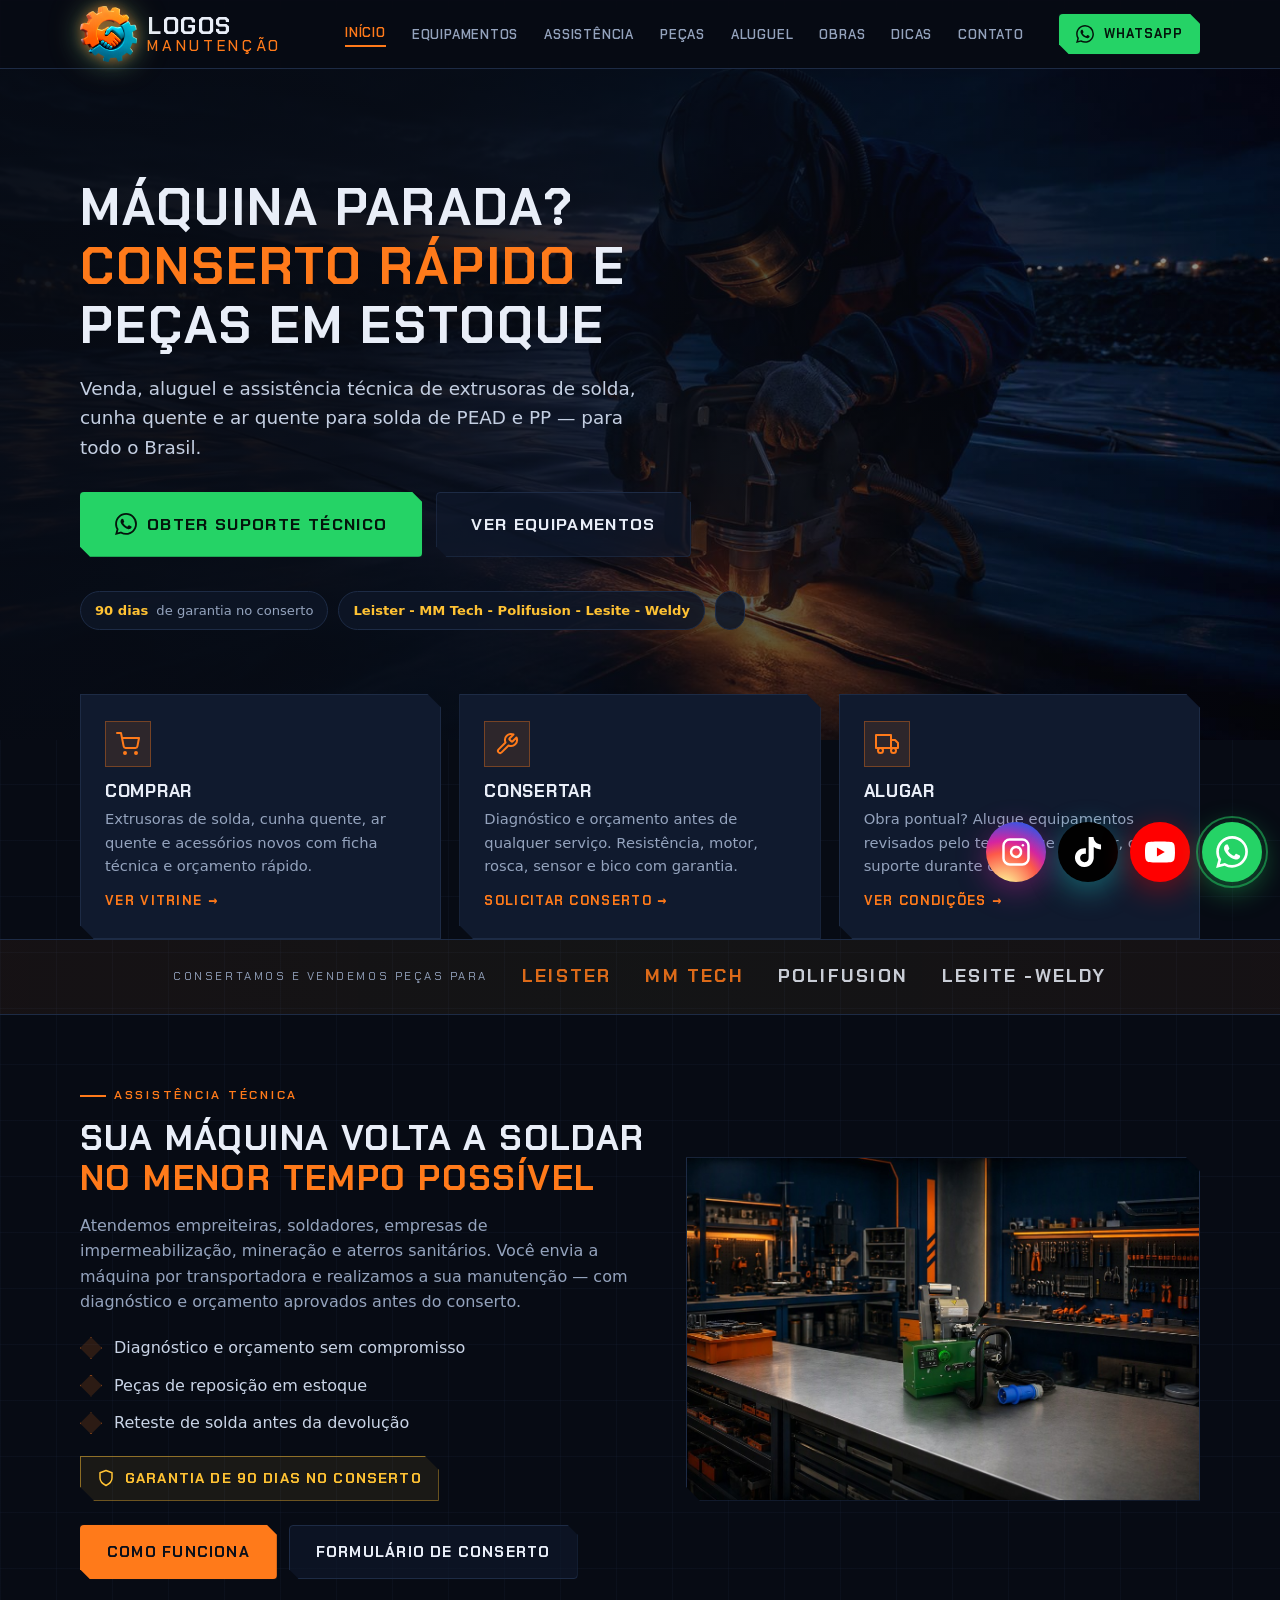
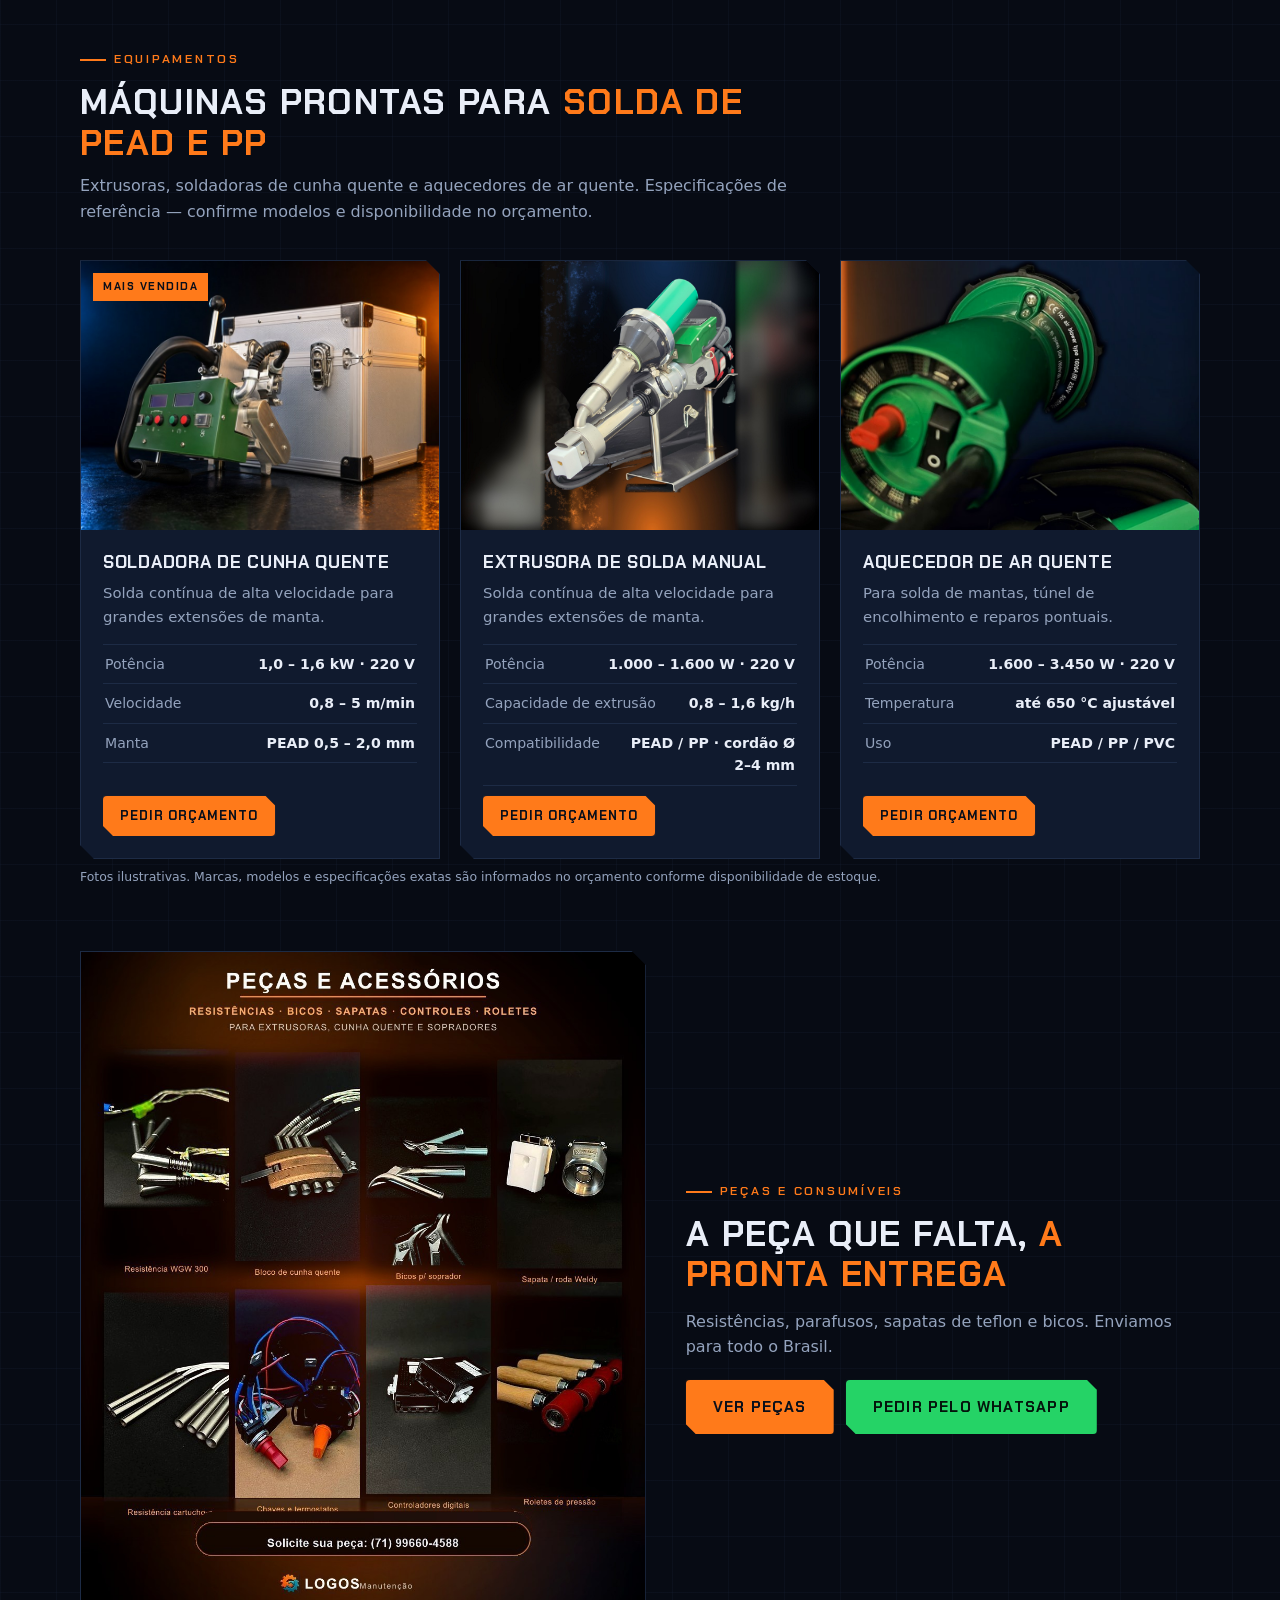
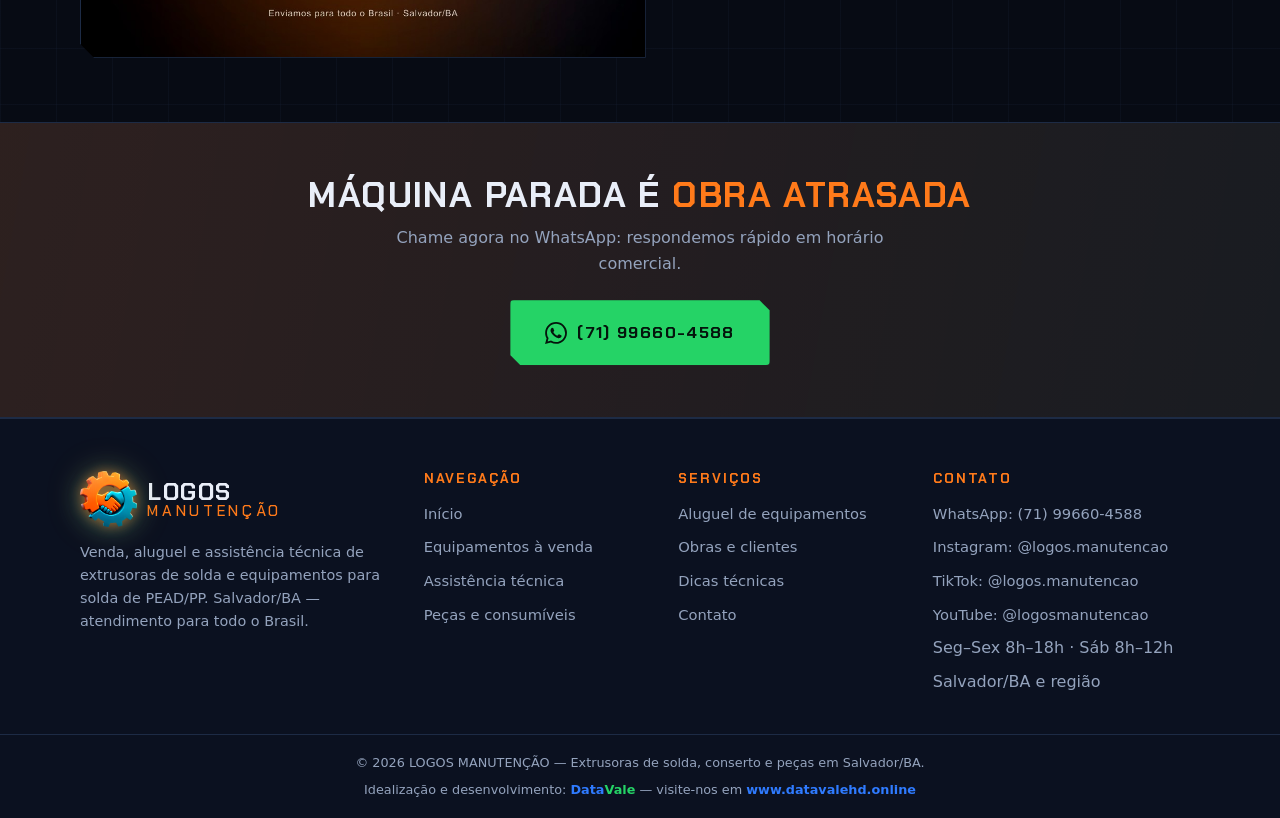
<file: index.html>
<!DOCTYPE html>
<html lang="pt-BR">
<head>
<meta charset="UTF-8">
<meta name="viewport" content="width=device-width, initial-scale=1">
<title>LOGOS Manutenção — Conserto e Venda de Extrusoras de Solda</title>
<meta name="description" content="Conserto rápido de extrusoras de solda, soldadoras de cunha quente e aquecedores de ar quente. Peças em estoque, garantia de 90 dias e envio por transportadora.">
<link rel="preconnect" href="https://fonts.googleapis.com">
<link rel="preconnect" href="https://fonts.gstatic.com" crossorigin>
<link href="https://fonts.googleapis.com/css2?family=Chakra+Petch:wght@400;600;700&display=swap" rel="stylesheet">
<link rel="stylesheet" href="assets/css/style.css">
<link rel="icon" type="image/png" href="assets/img/logo-simbolo.png">
<script type="application/ld+json">
{
  "@context": "https://schema.org",
  "@type": "LocalBusiness",
  "name": "LOGOS MANUTENÇÃO",
  "description": "Venda, aluguel e assistência técnica de extrusoras de solda, soldadoras de cunha quente e aquecedores de ar quente para solda de PEAD/PP.",
  "telephone": "+55 71 99660-4588",
  "address": { "@type": "PostalAddress", "streetAddress": "Avenida Ulysses Guimarães, 4295, Edifício Empresarial Bom Jesus, sala 106, Sussuarana", "postalCode": "41213-000", "addressLocality": "Salvador", "addressRegion": "BA", "addressCountry": "BR" },
  "areaServed": "Brasil",
  "openingHours": "Mo-Fr 08:00-18:00, Sa 08:00-12:00",
  "priceRange": "$$"
}
</script>
</head>
<body>

<header class="header">
  <div class="container header-in">
    <a class="logo" href="index.html" aria-label="LOGOS Manutenção — início">
      <span class="logo-3d"><img class="logo-mark" src="assets/img/logo-simbolo.png" alt="" width="59" height="56"></span>
      <span class="logo-txt">LOGOS<small>Manutenção</small></span>
    </a>
    <button class="menu-btn" aria-expanded="false" aria-label="Abrir menu">
      <svg width="22" height="22" viewBox="0 0 24 24" fill="none" stroke="currentColor" stroke-width="2" stroke-linecap="round"><path d="M3 6h18M3 12h18M3 18h18"/></svg>
    </button>
    <nav class="nav" aria-label="Navegação principal">
      <a href="index.html" aria-current="page">Início</a>
      <a href="equipamentos.html">Equipamentos</a>
      <a href="assistencia.html">Assistência</a>
      <a href="pecas.html">Peças</a>
      <a href="aluguel.html">Aluguel</a>
      <a href="obras.html">Obras</a>
      <a href="dicas.html">Dicas</a>
      <a href="contato.html">Contato</a>
    </nav>
    <a class="btn btn-wa btn-sm" data-wa data-msg="Olá! Vim pelo site da LOGOS MANUTENÇÃO e quero falar com um atendente.">
      <svg width="18" height="18" viewBox="0 0 24 24" aria-hidden="true"><path fill="currentColor" d="M17.472 14.382c-.297-.149-1.758-.867-2.03-.967-.273-.099-.471-.148-.67.15-.197.297-.767.966-.94 1.164-.173.199-.347.223-.644.075-.297-.15-1.255-.463-2.39-1.475-.883-.788-1.48-1.761-1.653-2.059-.173-.297-.018-.458.13-.606.134-.133.298-.347.446-.52.149-.174.198-.298.298-.497.099-.198.05-.371-.025-.52-.075-.149-.669-1.612-.916-2.207-.242-.579-.487-.5-.669-.51-.173-.008-.371-.01-.57-.01-.198 0-.52.074-.792.372-.272.297-1.04 1.016-1.04 2.479 0 1.462 1.065 2.875 1.213 3.074.149.198 2.096 3.2 5.077 4.487.709.306 1.262.489 1.694.625.712.227 1.36.195 1.871.118.571-.085 1.758-.719 2.006-1.413.248-.694.248-1.289.173-1.413-.074-.124-.272-.198-.57-.347m-5.421 7.403h-.004a9.87 9.87 0 01-5.031-1.378l-.361-.214-3.741.982.998-3.648-.235-.374a9.86 9.86 0 01-1.51-5.26c.001-5.45 4.436-9.884 9.888-9.884 2.64 0 5.122 1.03 6.988 2.898a9.825 9.825 0 012.893 6.994c-.003 5.45-4.437 9.884-9.885 9.884m8.413-18.297A11.815 11.815 0 0012.05 0C5.495 0 .16 5.335.157 11.892c0 2.096.547 4.142 1.588 5.945L.057 24l6.305-1.654a11.882 11.882 0 005.683 1.448h.005c6.554 0 11.89-5.335 11.893-11.893a11.821 11.821 0 00-3.48-8.413z"/></svg>
      WhatsApp
    </a>
  </div>
</header>

<main>
  <section class="hero">
    <div class="container">
      <h1>Máquina parada? <span class="hl">Conserto rápido</span> e peças em estoque</h1>
      <p class="sub">Venda, aluguel e assistência técnica de extrusoras de solda, cunha quente e ar quente para solda de PEAD e PP — para todo o Brasil.</p>
      <div class="hero-cta">
        <a class="btn btn-wa btn-lg" data-wa data-msg="Olá! Minha máquina está parada e preciso de atendimento urgente.">
          <svg width="22" height="22" viewBox="0 0 24 24" aria-hidden="true"><path fill="currentColor" d="M17.472 14.382c-.297-.149-1.758-.867-2.03-.967-.273-.099-.471-.148-.67.15-.197.297-.767.966-.94 1.164-.173.199-.347.223-.644.075-.297-.15-1.255-.463-2.39-1.475-.883-.788-1.48-1.761-1.653-2.059-.173-.297-.018-.458.13-.606.134-.133.298-.347.446-.52.149-.174.198-.298.298-.497.099-.198.05-.371-.025-.52-.075-.149-.669-1.612-.916-2.207-.242-.579-.487-.5-.669-.51-.173-.008-.371-.01-.57-.01-.198 0-.52.074-.792.372-.272.297-1.04 1.016-1.04 2.479 0 1.462 1.065 2.875 1.213 3.074.149.198 2.096 3.2 5.077 4.487.709.306 1.262.489 1.694.625.712.227 1.36.195 1.871.118.571-.085 1.758-.719 2.006-1.413.248-.694.248-1.289.173-1.413-.074-.124-.272-.198-.57-.347m-5.421 7.403h-.004a9.87 9.87 0 01-5.031-1.378l-.361-.214-3.741.982.998-3.648-.235-.374a9.86 9.86 0 01-1.51-5.26c.001-5.45 4.436-9.884 9.888-9.884 2.64 0 5.122 1.03 6.988 2.898a9.825 9.825 0 012.893 6.994c-.003 5.45-4.437 9.884-9.885 9.884m8.413-18.297A11.815 11.815 0 0012.05 0C5.495 0 .16 5.335.157 11.892c0 2.096.547 4.142 1.588 5.945L.057 24l6.305-1.654a11.882 11.882 0 005.683 1.448h.005c6.554 0 11.89-5.335 11.893-11.893a11.821 11.821 0 00-3.48-8.413z"/></svg>
          OBTER SUPORTE TÉCNICO
        </a>
        <a class="btn btn-ghost btn-lg" href="equipamentos.html">Ver equipamentos</a>
      </div>
      <div class="hero-badges">
        <span class="badge"><b>90 dias</b> de garantia no conserto</span>
        <span class="badge"><b>Leister - MM Tech - Polifusion - Lesite - Weldy</b></span>
        <span class="badge"><b>
</b> </span>
      </div>
    </div>
  </section>

  <div class="container">
    <div class="shortcuts">
      <a class="shortcut" href="equipamentos.html">
        <span class="sc-icon" aria-hidden="true"><svg viewBox="0 0 24 24" fill="none" stroke="currentColor" stroke-width="2" stroke-linecap="round" stroke-linejoin="round"><circle cx="9" cy="21" r="1"/><circle cx="20" cy="21" r="1"/><path d="M1 1h4l2.68 13.39a2 2 0 0 0 2 1.61h9.72a2 2 0 0 0 2-1.61L23 6H6"/></svg></span>
        <h3>Comprar</h3>
        <p>Extrusoras de solda, cunha quente, ar quente e acessórios novos com ficha técnica e orçamento rápido.</p>
        <span class="go">Ver vitrine →</span>
      </a>
      <a class="shortcut" href="assistencia.html">
        <span class="sc-icon" aria-hidden="true"><svg viewBox="0 0 24 24" fill="none" stroke="currentColor" stroke-width="2" stroke-linecap="round" stroke-linejoin="round"><path d="M14.7 6.3a1 1 0 0 0 0 1.4l1.6 1.6a1 1 0 0 0 1.4 0l3.77-3.77a6 6 0 0 1-7.94 7.94l-6.91 6.91a2.12 2.12 0 0 1-3-3l6.91-6.91a6 6 0 0 1 7.94-7.94l-3.76 3.76z"/></svg></span>
        <h3>Consertar</h3>
        <p>Diagnóstico e orçamento antes de qualquer serviço. Resistência, motor, rosca, sensor e bico com garantia.</p>
        <span class="go">Solicitar conserto →</span>
      </a>
      <a class="shortcut" href="aluguel.html">
        <span class="sc-icon" aria-hidden="true"><svg viewBox="0 0 24 24" fill="none" stroke="currentColor" stroke-width="2" stroke-linecap="round" stroke-linejoin="round"><rect x="1" y="3" width="15" height="13"/><polygon points="16 8 20 8 23 11 23 16 16 16 16 8"/><circle cx="5.5" cy="18.5" r="2.5"/><circle cx="18.5" cy="18.5" r="2.5"/></svg></span>
        <h3>Alugar</h3>
        <p>Obra pontual? Alugue equipamentos revisados pelo tempo que precisar, com suporte durante o uso.</p>
        <span class="go">Ver condições →</span>
      </a>
    </div>
  </div>

  <section class="brands" aria-label="Marcas atendidas">
    <div class="container brands-in">
      <span class="label">Consertamos e vendemos peças para</span>
      <span class="brand-item accent">LEISTER</span>
      <span class="brand-item accent">MM TECH</span>
      <span class="brand-item">POLIFUSION</span>
      <span class="brand-item">LESITE -WELDY</span>
    </div>
  </section>

  <section class="section">
    <div class="container split">
      <div>
        <span class="kicker">Assistência técnica</span>
        <h2>Sua máquina volta a soldar <span class="hl">no menor tempo possível</span></h2>
        <p class="muted" style="margin:14px 0 20px">Atendemos empreiteiras, soldadores, empresas de impermeabilização, mineração e aterros sanitários. Você envia a máquina por transportadora e realizamos a sua manutenção — com diagnóstico e orçamento aprovados antes do conserto.</p>
        <ul class="check-list">
          <li>Diagnóstico e orçamento sem compromisso</li>
          <li>Peças de reposição em estoque</li>
          <li>Reteste de solda antes da devolução</li>
        </ul>
        <div class="guarantee">
          <svg width="18" height="18" viewBox="0 0 24 24" fill="none" stroke="currentColor" stroke-width="2" stroke-linecap="round" stroke-linejoin="round" aria-hidden="true"><path d="M12 22s8-4 8-10V5l-8-3-8 3v7c0 6 8 10 8 10z"/></svg>
          Garantia de 90 dias no conserto
        </div>
        <div style="margin-top:24px;display:flex;gap:12px;flex-wrap:wrap">
          <a class="btn btn-primary" href="assistencia.html">Como funciona</a>
          <a class="btn btn-ghost" href="assistencia.html#orcamento">Formulário de conserto</a>
        </div>
      </div>
      <div class="split-media">
        <img src="assets/img/oficina.jpg" alt="Máquina de solda com painel verde sobre bancada em oficina equipada" loading="lazy" width="1100" height="733" style="height:auto;aspect-ratio:1100/733;object-fit:contain">
      </div>
    </div>
  </section>

  <section class="section" style="padding-top:0">
    <div class="container">
      <div class="section-head">
        <span class="kicker">Equipamentos</span>
        <h2>Máquinas prontas para <span class="hl">solda de PEAD e PP</span></h2>
        <p>Extrusoras, soldadoras de cunha quente e aquecedores de ar quente. Especificações de referência — confirme modelos e disponibilidade no orçamento.</p>
      </div>
      <div class="grid grid-3">
        <article class="card">
          <div class="card-img"><span class="tag">Mais vendida</span><img src="assets/img/prod-extrusora.jpg" alt="Extrusora de solda com painel verde e case de transporte em alumínio" loading="lazy" width="800" height="600"></div>
          <div class="card-body">
            <h3>Soldadora de cunha quente</h3>
            <p>Solda contínua de alta velocidade para grandes extensões de manta.</p>
            <ul class="spec">
              <li><span>Potência</span><span>1,0 – 1,6 kW · 220 V
</span></li>
              <li><span>Velocidade
</span><span>0,8 – 5 m/min
</span></li>
              <li><span>Manta
</span><span>PEAD 0,5 – 2,0 mm
</span></li>
            </ul>
            <a class="btn btn-primary btn-sm" data-wa data-msg="Olá! Quero um orçamento de uma SOLDADORA DE CUNHA QUENTE.">Pedir orçamento</a>
          </div>
        </article>
        <article class="card">
          <div class="card-img"><img src="assets/img/prod-cunha-quente.jpg" alt="Soldadora de cunha quente para geomembrana" loading="lazy" width="800" height="600"></div>
          <div class="card-body">
            <h3>Extrusora de solda manual
</h3>
            <p>Solda contínua de alta velocidade para grandes extensões de manta.</p>
            <ul class="spec">
              <li><span>Potência</span><span>1.000 – 1.600 W · 220 V</span></li>
              <li><span>Capacidade de extrusão</span><span>0,8 – 1,6 kg/h</span></li>
              <li><span>Compatibilidade</span><span>PEAD / PP · cordão Ø 2–4 mm</span></li>
            </ul>
            <a class="btn btn-primary btn-sm" data-wa data-msg="Olá! Quero um orçamento de uma EXTRUSORA DE SOLDA MANUAL.">Pedir orçamento</a>
          </div>
        </article>
        <article class="card">
          <div class="card-img"><video src="assets/video/soprador.mp4" width="1280" height="720" poster="assets/img/prod-ar-quente.jpg" muted autoplay loop playsinline preload="metadata" aria-label="Vídeo do aquecedor de ar quente industrial para solda plástica" style="object-fit:cover"></video></div>
          <div class="card-body">
            <h3>Aquecedor de ar quente</h3>
            <p>Para solda de mantas, túnel de encolhimento e reparos pontuais.</p>
            <ul class="spec">
              <li><span>Potência</span><span>1.600 – 3.450 W · 220 V</span></li>
              <li><span>Temperatura</span><span>até 650 °C ajustável</span></li>
              <li><span>Uso</span><span>PEAD / PP / PVC</span></li>
            </ul>
            <a class="btn btn-primary btn-sm" data-wa data-msg="Olá! Quero um orçamento de um AQUECEDOR DE AR QUENTE.">Pedir orçamento</a>
          </div>
        </article>
      </div>
      <p class="small-note">Fotos ilustrativas. Marcas, modelos e especificações exatas são informados no orçamento conforme disponibilidade de estoque.</p>
    </div>
  </section>

  <section class="section" style="padding-top:0">
    <div class="container split rev">
      <div>
        <span class="kicker">Peças e consumíveis</span>
        <h2>A peça que falta, <span class="hl">a pronta entrega</span></h2>
        <p class="muted" style="margin:14px 0 20px">Resistências, parafusos, sapatas de teflon e bicos. Enviamos para todo o Brasil.</p>
        <div style="display:flex;gap:12px;flex-wrap:wrap">
          <a class="btn btn-primary" href="pecas.html">Ver peças</a>
          <a class="btn btn-wa" data-wa data-msg="Olá! Preciso de peças/consumíveis para minha extrusora de solda.">Pedir pelo WhatsApp</a>
        </div>
      </div>
      <div class="split-media">
        <img src="assets/img/pecas.jpg" alt="Peças e consumíveis para extrusoras de solda: resistências, bicos e sapatas de teflon" loading="lazy" width="1080" height="1350" style="height:auto;aspect-ratio:1080/1350;object-fit:contain">
      </div>
    </div>
  </section>

  <section class="cta-band">
    <div class="container">
      <h2>Máquina parada é <span class="hl">obra atrasada</span></h2>
      <p>Chame agora no WhatsApp: respondemos rápido em horário comercial.</p>
      <a class="btn btn-wa btn-lg" data-wa data-msg="Olá! Preciso de atendimento rápido para minha extrusora de solda.">
        <svg width="22" height="22" viewBox="0 0 24 24" aria-hidden="true"><path fill="currentColor" d="M17.472 14.382c-.297-.149-1.758-.867-2.03-.967-.273-.099-.471-.148-.67.15-.197.297-.767.966-.94 1.164-.173.199-.347.223-.644.075-.297-.15-1.255-.463-2.39-1.475-.883-.788-1.48-1.761-1.653-2.059-.173-.297-.018-.458.13-.606.134-.133.298-.347.446-.52.149-.174.198-.298.298-.497.099-.198.05-.371-.025-.52-.075-.149-.669-1.612-.916-2.207-.242-.579-.487-.5-.669-.51-.173-.008-.371-.01-.57-.01-.198 0-.52.074-.792.372-.272.297-1.04 1.016-1.04 2.479 0 1.462 1.065 2.875 1.213 3.074.149.198 2.096 3.2 5.077 4.487.709.306 1.262.489 1.694.625.712.227 1.36.195 1.871.118.571-.085 1.758-.719 2.006-1.413.248-.694.248-1.289.173-1.413-.074-.124-.272-.198-.57-.347m-5.421 7.403h-.004a9.87 9.87 0 01-5.031-1.378l-.361-.214-3.741.982.998-3.648-.235-.374a9.86 9.86 0 01-1.51-5.26c.001-5.45 4.436-9.884 9.888-9.884 2.64 0 5.122 1.03 6.988 2.898a9.825 9.825 0 012.893 6.994c-.003 5.45-4.437 9.884-9.885 9.884m8.413-18.297A11.815 11.815 0 0012.05 0C5.495 0 .16 5.335.157 11.892c0 2.096.547 4.142 1.588 5.945L.057 24l6.305-1.654a11.882 11.882 0 005.683 1.448h.005c6.554 0 11.89-5.335 11.893-11.893a11.821 11.821 0 00-3.48-8.413z"/></svg>
        (71) 99660-4588
      </a>
    </div>
  </section>
</main>

<footer class="footer">
  <div class="container">
    <div class="footer-grid">
      <div>
        <div class="footer-brand">
          <span class="logo-3d"><img class="logo-mark" src="assets/img/logo-simbolo.png" alt="" width="59" height="56"></span>
          <span class="logo-txt">LOGOS<small>Manutenção</small></span>
        </div>
        <p>Venda, aluguel e assistência técnica de extrusoras de solda e equipamentos para solda de PEAD/PP. Salvador/BA — atendimento para todo o Brasil.</p>
      </div>
      <div>
        <h3>Navegação</h3>
        <ul>
          <li><a href="index.html">Início</a></li>
          <li><a href="equipamentos.html">Equipamentos à venda</a></li>
          <li><a href="assistencia.html">Assistência técnica</a></li>
          <li><a href="pecas.html">Peças e consumíveis</a></li>
        </ul>
      </div>
      <div>
        <h3>Serviços</h3>
        <ul>
          <li><a href="aluguel.html">Aluguel de equipamentos</a></li>
          <li><a href="obras.html">Obras e clientes</a></li>
          <li><a href="dicas.html">Dicas técnicas</a></li>
          <li><a href="contato.html">Contato</a></li>
        </ul>
      </div>
      <div>
        <h3>Contato</h3>
        <ul>
          <li><a data-wa data-msg="Olá! Vim pelo site da LOGOS MANUTENÇÃO.">WhatsApp: (71) 99660-4588</a></li>
          <li><a href="https://www.instagram.com/logos.manutencao/" target="_blank" rel="noopener">Instagram: @logos.manutencao</a></li>
          <li><a href="https://www.tiktok.com/@logos.manutencao?_r=1&_t=ZS-9BhvENgblJO" target="_blank" rel="noopener">TikTok: @logos.manutencao</a></li>
          <li><a href="https://www.youtube.com/@logosmanutencao" target="_blank" rel="noopener">YouTube: @logosmanutencao</a></li>
          <li><span class="muted">Seg–Sex 8h–18h · Sáb 8h–12h</span></li>
          <li><span class="muted">Salvador/BA e região</span></li>
        </ul>
      </div>
    </div>
  </div>
  <div class="footer-bottom">
    <div>© <span data-year>2026</span> LOGOS MANUTENÇÃO — Extrusoras de solda, conserto e peças em Salvador/BA.</div>
    <div style="margin-top:6px">Idealização e desenvolvimento: <a href="https://www.datavalehd.online" target="_blank" rel="noopener"><span style="color:#2f7bff;font-weight:600">Data</span><span style="color:#25d366;font-weight:600">Vale</span></a> — visite-nos em <a href="https://www.datavalehd.online" target="_blank" rel="noopener" style="color:#2f7bff;font-weight:600">www.datavalehd.online</a></div>
  </div>
</footer>

<div class="float-bar">
  <a class="ig-float" href="https://www.instagram.com/logos.manutencao/" target="_blank" rel="noopener" aria-label="Instagram @logos.manutencao">
    <svg viewBox="0 0 24 24" fill="none" stroke="#fff" stroke-width="2" stroke-linecap="round" stroke-linejoin="round" aria-hidden="true"><rect x="2" y="2" width="20" height="20" rx="5"/><path d="M16 11.37A4 4 0 1 1 12.63 8 4 4 0 0 1 16 11.37z"/><line x1="17.5" y1="6.5" x2="17.51" y2="6.5"/></svg>
  </a>
<a class="tt-float" href="https://www.tiktok.com/@logos.manutencao?_r=1&_t=ZS-9BhvENgblJO" target="_blank" rel="noopener" aria-label="TikTok @logos.manutencao">
  <svg viewBox="0 0 24 24" fill="#fff" aria-hidden="true"><path d="M12.525.02c1.31-.02 2.61-.01 3.91-.02.08 1.53.63 3.09 1.75 4.17 1.12 1.11 2.7 1.62 4.24 1.79v4.03c-1.44-.05-2.89-.35-4.2-.97-.57-.26-1.1-.59-1.62-.93-.01 2.92.01 5.84-.02 8.75-.08 1.4-.54 2.79-1.35 3.94-1.31 1.92-3.58 3.17-5.91 3.21-1.43.08-2.86-.31-4.08-1.03-2.02-1.19-3.44-3.37-3.65-5.71-.02-.5-.03-1-.01-1.49.18-1.9 1.12-3.72 2.58-4.96 1.66-1.44 3.98-2.13 6.15-1.72.02 1.48-.04 2.96-.04 4.44-.99-.32-2.15-.23-3.02.37-.63.41-1.11 1.04-1.36 1.75-.21.51-.15 1.07-.14 1.61.24 1.64 1.82 3.02 3.5 2.87 1.12-.01 2.19-.66 2.77-1.61.19-.33.4-.67.41-1.06.1-1.79.06-3.57.07-5.36.01-4.03-.01-8.05.02-12.07z"/></svg>
</a>
<a class="yt-float" href="https://www.youtube.com/@logosmanutencao" target="_blank" rel="noopener" aria-label="YouTube @logosmanutencao">
  <svg viewBox="0 0 24 24" fill="#fff" aria-hidden="true"><path d="M23.498 6.186a3.016 3.016 0 0 0-2.122-2.136C19.505 3.545 12 3.545 12 3.545s-7.505 0-9.377.505A3.017 3.017 0 0 0 .502 6.186C0 8.07 0 12 0 12s0 3.93.502 5.814a3.016 3.016 0 0 0 2.122 2.136c1.871.505 9.376.505 9.376.505s7.505 0 9.377-.505a3.015 3.015 0 0 0 2.122-2.136C24 15.93 24 12 24 12s0-3.93-.502-5.814zM9.545 15.568V8.432L15.818 12l-6.273 3.568z"/></svg>
</a>
<a class="wa-float" data-wa data-msg="Olá! Vim pelo site da LOGOS MANUTENÇÃO e quero um atendimento." aria-label="Falar no WhatsApp">
  <svg viewBox="0 0 24 24" aria-hidden="true"><path d="M17.472 14.382c-.297-.149-1.758-.867-2.03-.967-.273-.099-.471-.148-.67.15-.197.297-.767.966-.94 1.164-.173.199-.347.223-.644.075-.297-.15-1.255-.463-2.39-1.475-.883-.788-1.48-1.761-1.653-2.059-.173-.297-.018-.458.13-.606.134-.133.298-.347.446-.52.149-.174.198-.298.298-.497.099-.198.05-.371-.025-.52-.075-.149-.669-1.612-.916-2.207-.242-.579-.487-.5-.669-.51-.173-.008-.371-.01-.57-.01-.198 0-.52.074-.792.372-.272.297-1.04 1.016-1.04 2.479 0 1.462 1.065 2.875 1.213 3.074.149.198 2.096 3.2 5.077 4.487.709.306 1.262.489 1.694.625.712.227 1.36.195 1.871.118.571-.085 1.758-.719 2.006-1.413.248-.694.248-1.289.173-1.413-.074-.124-.272-.198-.57-.347m-5.421 7.403h-.004a9.87 9.87 0 01-5.031-1.378l-.361-.214-3.741.982.998-3.648-.235-.374a9.86 9.86 0 01-1.51-5.26c.001-5.45 4.436-9.884 9.888-9.884 2.64 0 5.122 1.03 6.988 2.898a9.825 9.825 0 012.893 6.994c-.003 5.45-4.437 9.884-9.885 9.884m8.413-18.297A11.815 11.815 0 0012.05 0C5.495 0 .16 5.335.157 11.892c0 2.096.547 4.142 1.588 5.945L.057 24l6.305-1.654a11.882 11.882 0 005.683 1.448h.005c6.554 0 11.89-5.335 11.893-11.893a11.821 11.821 0 00-3.48-8.413z"/></svg>
</a>
</div>

<script src="assets/js/site.js"></script>
</body>
</html>
</file>
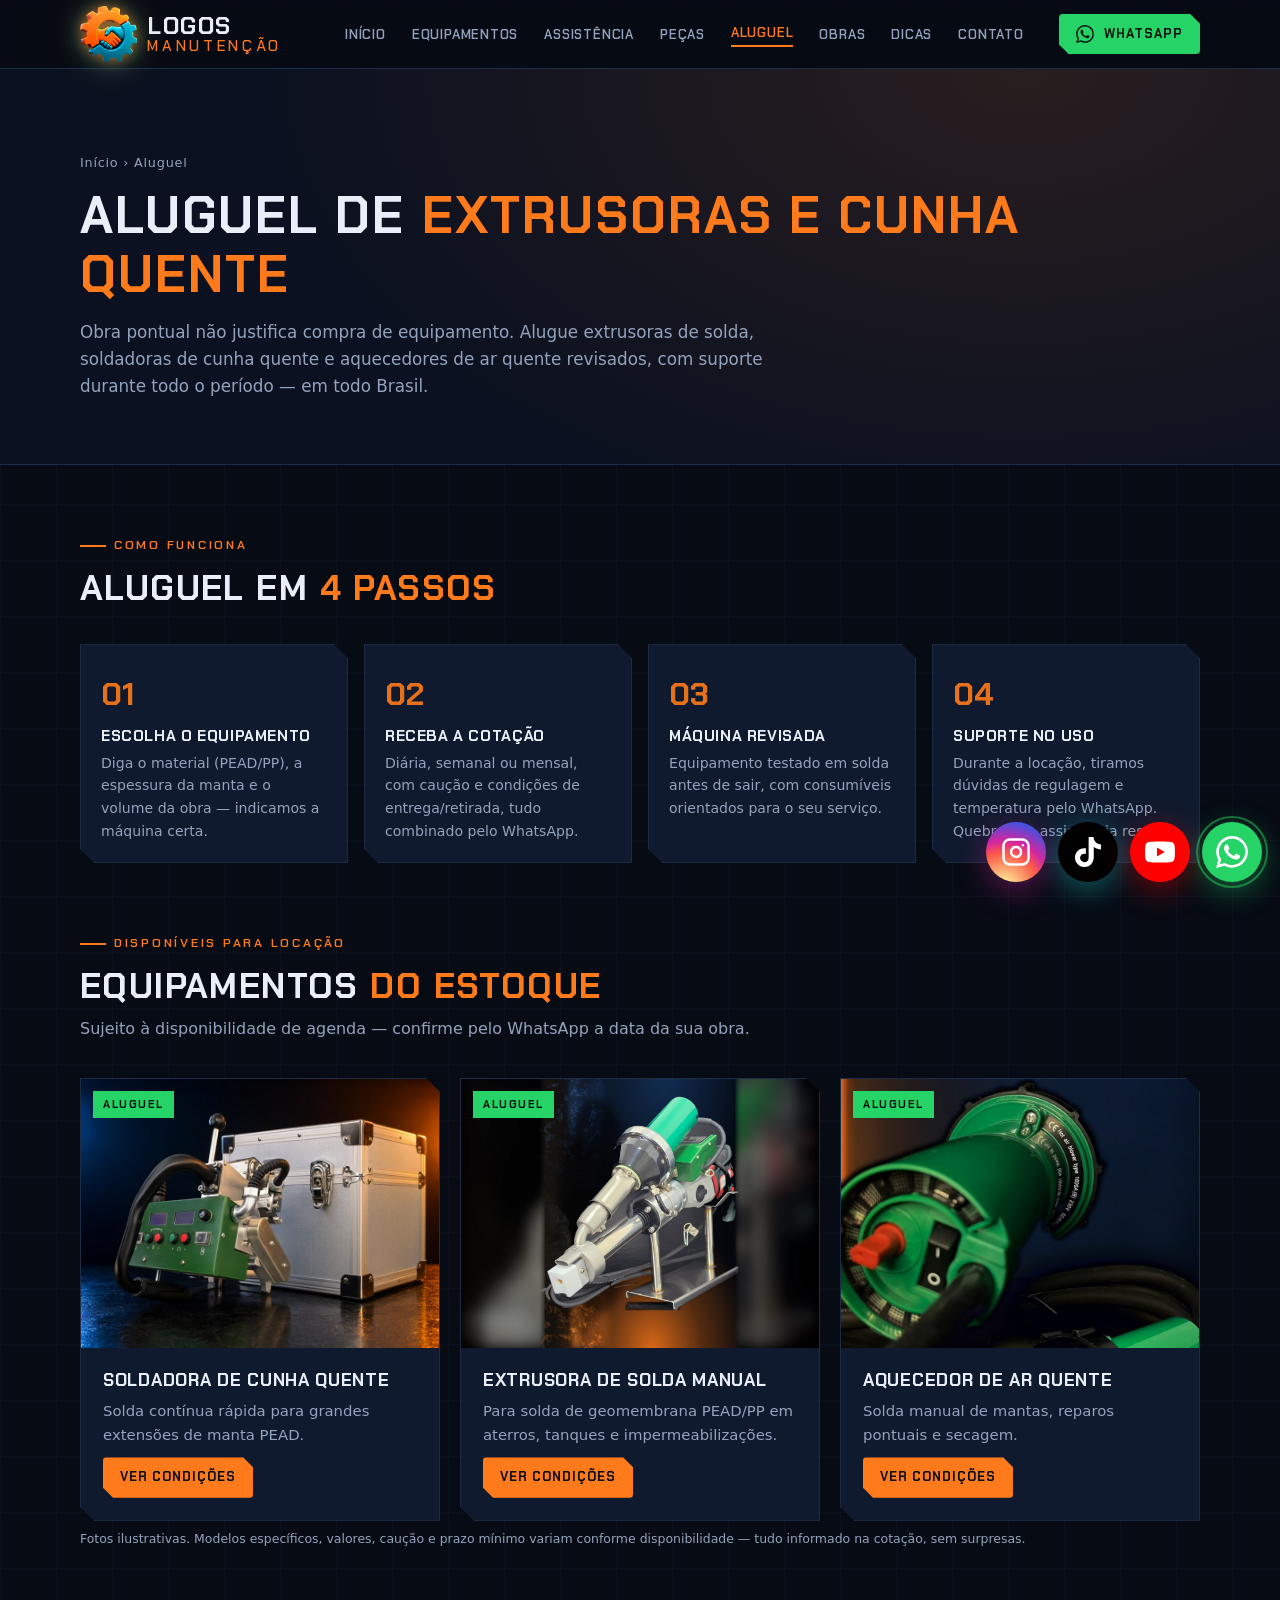
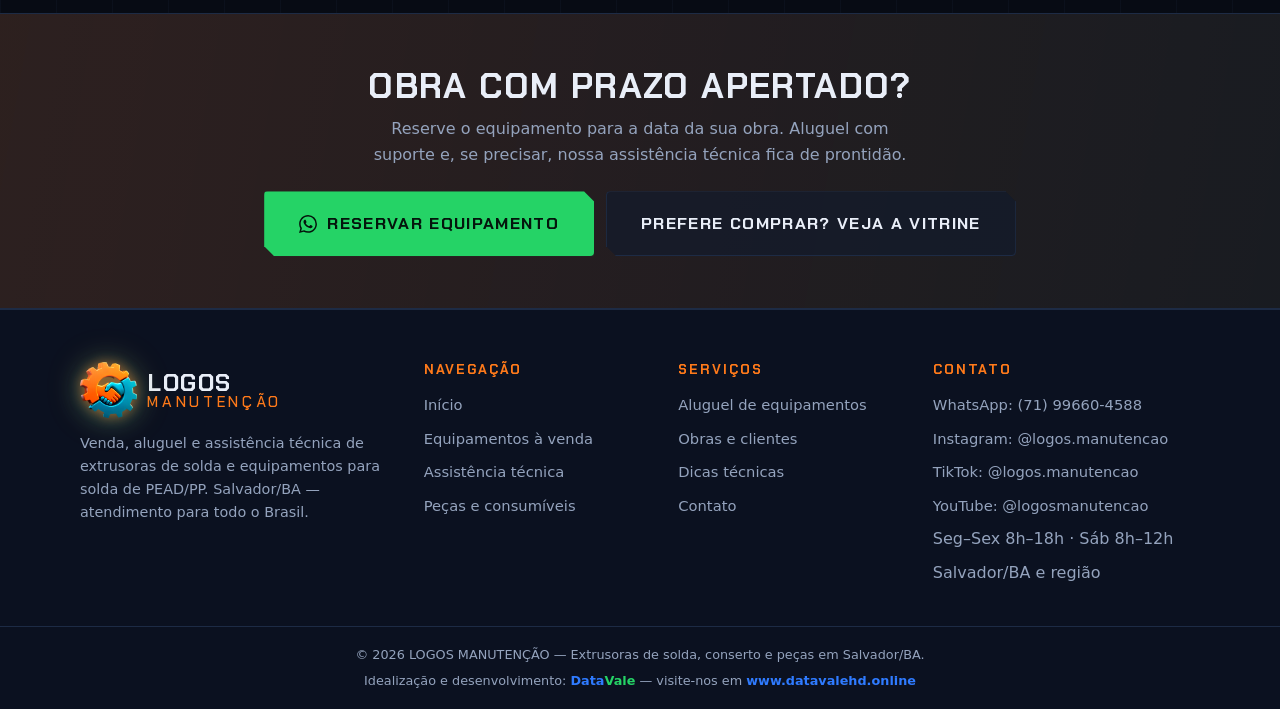
<file: aluguel.html>
<!DOCTYPE html>
<html lang="pt-BR">
<head>
<meta charset="UTF-8">
<meta name="viewport" content="width=device-width, initial-scale=1">
<title>Aluguel de Extrusoras de Solda e Cunha Quente — Salvador/BA | LOGOS Manutenção</title>
<meta name="description" content="Alugue extrusoras de solda, soldadoras de cunha quente e aquecedores de ar quente em Salvador/BA. Equipamentos revisados com suporte para obras pontuais.">
<link rel="preconnect" href="https://fonts.googleapis.com">
<link rel="preconnect" href="https://fonts.gstatic.com" crossorigin>
<link href="https://fonts.googleapis.com/css2?family=Chakra+Petch:wght@400;600;700&display=swap" rel="stylesheet">
<link rel="stylesheet" href="assets/css/style.css">
<link rel="icon" type="image/png" href="assets/img/logo-simbolo.png">
</head>
<body>

<header class="header">
  <div class="container header-in">
    <a class="logo" href="index.html" aria-label="LOGOS Manutenção — início">
      <span class="logo-3d"><img class="logo-mark" src="assets/img/logo-simbolo.png" alt="" width="59" height="56"></span>
      <span class="logo-txt">LOGOS<small>Manutenção</small></span>
    </a>
    <button class="menu-btn" aria-expanded="false" aria-label="Abrir menu">
      <svg width="22" height="22" viewBox="0 0 24 24" fill="none" stroke="currentColor" stroke-width="2" stroke-linecap="round"><path d="M3 6h18M3 12h18M3 18h18"/></svg>
    </button>
    <nav class="nav" aria-label="Navegação principal">
      <a href="index.html">Início</a>
      <a href="equipamentos.html">Equipamentos</a>
      <a href="assistencia.html">Assistência</a>
      <a href="pecas.html">Peças</a>
      <a href="aluguel.html" aria-current="page">Aluguel</a>
      <a href="obras.html">Obras</a>
      <a href="dicas.html">Dicas</a>
      <a href="contato.html">Contato</a>
    </nav>
    <a class="btn btn-wa btn-sm" data-wa data-msg="Olá! Vim pelo site da LOGOS MANUTENÇÃO e quero falar com um atendente.">
      <svg width="18" height="18" viewBox="0 0 24 24" aria-hidden="true"><path fill="currentColor" d="M17.472 14.382c-.297-.149-1.758-.867-2.03-.967-.273-.099-.471-.148-.67.15-.197.297-.767.966-.94 1.164-.173.199-.347.223-.644.075-.297-.15-1.255-.463-2.39-1.475-.883-.788-1.48-1.761-1.653-2.059-.173-.297-.018-.458.13-.606.134-.133.298-.347.446-.52.149-.174.198-.298.298-.497.099-.198.05-.371-.025-.52-.075-.149-.669-1.612-.916-2.207-.242-.579-.487-.5-.669-.51-.173-.008-.371-.01-.57-.01-.198 0-.52.074-.792.372-.272.297-1.04 1.016-1.04 2.479 0 1.462 1.065 2.875 1.213 3.074.149.198 2.096 3.2 5.077 4.487.709.306 1.262.489 1.694.625.712.227 1.36.195 1.871.118.571-.085 1.758-.719 2.006-1.413.248-.694.248-1.289.173-1.413-.074-.124-.272-.198-.57-.347m-5.421 7.403h-.004a9.87 9.87 0 01-5.031-1.378l-.361-.214-3.741.982.998-3.648-.235-.374a9.86 9.86 0 01-1.51-5.26c.001-5.45 4.436-9.884 9.888-9.884 2.64 0 5.122 1.03 6.988 2.898a9.825 9.825 0 012.893 6.994c-.003 5.45-4.437 9.884-9.885 9.884m8.413-18.297A11.815 11.815 0 0012.05 0C5.495 0 .16 5.335.157 11.892c0 2.096.547 4.142 1.588 5.945L.057 24l6.305-1.654a11.882 11.882 0 005.683 1.448h.005c6.554 0 11.89-5.335 11.893-11.893a11.821 11.821 0 00-3.48-8.413z"/></svg>
      WhatsApp
    </a>
  </div>
</header>

<main>

  <section class="page-head">
    <div class="container">
      <nav class="crumbs" aria-label="Trilha de navegação"><a href="index.html">Início</a> › Aluguel</nav>
      <h1>Aluguel de <span class="hl">extrusoras e cunha quente</span></h1>
      <p class="lead">Obra pontual não justifica compra de equipamento. Alugue extrusoras de solda, soldadoras de cunha quente e aquecedores de ar quente revisados, com suporte durante todo o período — em todo Brasil.</p>
    </div>
  </section>

  <section class="section">
    <div class="container">
      <div class="section-head">
        <span class="kicker">Como funciona</span>
        <h2>Aluguel em <span class="hl">4 passos</span></h2>
      </div>
      <div class="steps steps-4">
        <div class="step">
          <h3>Escolha o equipamento</h3>
          <p>Diga o material (PEAD/PP), a espessura da manta e o volume da obra — indicamos a máquina certa.</p>
        </div>
        <div class="step">
          <h3>Receba a cotação</h3>
          <p>Diária, semanal ou mensal, com caução e condições de entrega/retirada, tudo combinado pelo WhatsApp.</p>
        </div>
        <div class="step">
          <h3>Máquina revisada</h3>
          <p>Equipamento testado em solda antes de sair, com consumíveis orientados para o seu serviço.</p>
        </div>
        <div class="step">
          <h3>Suporte no uso</h3>
          <p>Durante a locação, tiramos dúvidas de regulagem e temperatura pelo WhatsApp. Quebrou? A assistência resolve.</p>
        </div>
      </div>
    </div>
  </section>

  <section class="section" style="padding-top:0">
    <div class="container">
      <div class="section-head">
        <span class="kicker">Disponíveis para locação</span>
        <h2>Equipamentos <span class="hl">do estoque</span></h2>
        <p>Sujeito à disponibilidade de agenda — confirme pelo WhatsApp a data da sua obra.</p>
      </div>
      <div class="grid grid-3">
        <article class="card">
          <div class="card-img"><span class="tag green">Aluguel</span><img src="assets/img/prod-extrusora.jpg" alt="Soldadora de cunha quente para aluguel" loading="lazy" width="800" height="600"></div>
          <div class="card-body">
            <h3>Soldadora de cunha quente</h3>
            <p>Solda contínua rápida para grandes extensões de manta PEAD.</p>
            <a class="btn btn-primary btn-sm" data-wa data-msg="Olá! Quero alugar uma SOLDADORA DE CUNHA QUENTE. Podem me passar valores e disponibilidade?">Ver condições</a>
          </div>
        </article>
        <article class="card">
          <div class="card-img"><span class="tag green">Aluguel</span><img src="assets/img/prod-cunha-quente.jpg" alt="Extrusora de solda manual para aluguel" loading="lazy" width="800" height="600"></div>
          <div class="card-body">
            <h3>Extrusora de solda manual</h3>
            <p>Para solda de geomembrana PEAD/PP em aterros, tanques e impermeabilizações.</p>
            <a class="btn btn-primary btn-sm" data-wa data-msg="Olá! Quero alugar uma EXTRUSORA DE SOLDA MANUAL. Podem me passar valores e disponibilidade?">Ver condições</a>
          </div>
        </article>
        <article class="card">
          <div class="card-img"><span class="tag green">Aluguel</span><video src="assets/video/soprador.mp4" width="1280" height="720" poster="assets/img/prod-ar-quente.jpg" muted autoplay loop playsinline preload="metadata" aria-label="Vídeo do aquecedor de ar quente para aluguel" style="object-fit:cover"></video></div>
          <div class="card-body">
            <h3>Aquecedor de ar quente</h3>
            <p>Solda manual de mantas, reparos pontuais e secagem.</p>
            <a class="btn btn-primary btn-sm" data-wa data-msg="Olá! Quero alugar um AQUECEDOR DE AR QUENTE. Podem me passar valores e disponibilidade?">Ver condições</a>
          </div>
        </article>
      </div>
      <p class="small-note">Fotos ilustrativas. Modelos específicos, valores, caução e prazo mínimo variam conforme disponibilidade — tudo informado na cotação, sem surpresas.</p>
    </div>
  </section>

  <section class="cta-band">
    <div class="container">
      <h2>Obra com prazo apertado?</h2>
      <p>Reserve o equipamento para a data da sua obra. Aluguel com suporte e, se precisar, nossa assistência técnica fica de prontidão.</p>
      <div style="display:flex;gap:12px;justify-content:center;flex-wrap:wrap">
        <a class="btn btn-wa btn-lg" data-wa data-msg="Olá! Preciso alugar equipamento de solda de PEAD para uma obra. Podem verificar disponibilidade?"><svg width="18" height="18" viewBox="0 0 24 24" aria-hidden="true"><path fill="currentColor" d="M17.472 14.382c-.297-.149-1.758-.867-2.03-.967-.273-.099-.471-.148-.67.15-.197.297-.767.966-.94 1.164-.173.199-.347.223-.644.075-.297-.15-1.255-.463-2.39-1.475-.883-.788-1.48-1.761-1.653-2.059-.173-.297-.018-.458.13-.606.134-.133.298-.347.446-.52.149-.174.198-.298.298-.497.099-.198.05-.371-.025-.52-.075-.149-.669-1.612-.916-2.207-.242-.579-.487-.5-.669-.51-.173-.008-.371-.01-.57-.01-.198 0-.52.074-.792.372-.272.297-1.04 1.016-1.04 2.479 0 1.462 1.065 2.875 1.213 3.074.149.198 2.096 3.2 5.077 4.487.709.306 1.262.489 1.694.625.712.227 1.36.195 1.871.118.571-.085 1.758-.719 2.006-1.413.248-.694.248-1.289.173-1.413-.074-.124-.272-.198-.57-.347m-5.421 7.403h-.004a9.87 9.87 0 01-5.031-1.378l-.361-.214-3.741.982.998-3.648-.235-.374a9.86 9.86 0 01-1.51-5.26c.001-5.45 4.436-9.884 9.888-9.884 2.64 0 5.122 1.03 6.988 2.898a9.825 9.825 0 012.893 6.994c-.003 5.45-4.437 9.884-9.885 9.884m8.413-18.297A11.815 11.815 0 0012.05 0C5.495 0 .16 5.335.157 11.892c0 2.096.547 4.142 1.588 5.945L.057 24l6.305-1.654a11.882 11.882 0 005.683 1.448h.005c6.554 0 11.89-5.335 11.893-11.893a11.821 11.821 0 00-3.48-8.413z"/></svg> Reservar equipamento</a>
        <a class="btn btn-ghost btn-lg" href="equipamentos.html">Prefere comprar? Veja a vitrine</a>
      </div>
    </div>
  </section>

</main>

<footer class="footer">
  <div class="container">
    <div class="footer-grid">
      <div>
        <div class="footer-brand">
          <span class="logo-3d"><img class="logo-mark" src="assets/img/logo-simbolo.png" alt="" width="59" height="56"></span>
          <span class="logo-txt">LOGOS<small>Manutenção</small></span>
        </div>
        <p>Venda, aluguel e assistência técnica de extrusoras de solda e equipamentos para solda de PEAD/PP. Salvador/BA — atendimento para todo o Brasil.</p>
      </div>
      <div>
        <h3>Navegação</h3>
        <ul>
          <li><a href="index.html">Início</a></li>
          <li><a href="equipamentos.html">Equipamentos à venda</a></li>
          <li><a href="assistencia.html">Assistência técnica</a></li>
          <li><a href="pecas.html">Peças e consumíveis</a></li>
        </ul>
      </div>
      <div>
        <h3>Serviços</h3>
        <ul>
          <li><a href="aluguel.html">Aluguel de equipamentos</a></li>
          <li><a href="obras.html">Obras e clientes</a></li>
          <li><a href="dicas.html">Dicas técnicas</a></li>
          <li><a href="contato.html">Contato</a></li>
        </ul>
      </div>
      <div>
        <h3>Contato</h3>
        <ul>
          <li><a data-wa data-msg="Olá! Vim pelo site da LOGOS MANUTENÇÃO.">WhatsApp: (71) 99660-4588</a></li>
          <li><a href="https://www.instagram.com/logos.manutencao/" target="_blank" rel="noopener">Instagram: @logos.manutencao</a></li>
          <li><a href="https://www.tiktok.com/@logos.manutencao?_r=1&_t=ZS-9BhvENgblJO" target="_blank" rel="noopener">TikTok: @logos.manutencao</a></li>
          <li><a href="https://www.youtube.com/@logosmanutencao" target="_blank" rel="noopener">YouTube: @logosmanutencao</a></li>
          <li><span class="muted">Seg–Sex 8h–18h · Sáb 8h–12h</span></li>
          <li><span class="muted">Salvador/BA e região</span></li>
        </ul>
      </div>
    </div>
  </div>
  <div class="footer-bottom">
    <div>© <span data-year>2026</span> LOGOS MANUTENÇÃO — Extrusoras de solda, conserto e peças em Salvador/BA.</div>
    <div style="margin-top:6px">Idealização e desenvolvimento: <a href="https://www.datavalehd.online" target="_blank" rel="noopener"><span style="color:#2f7bff;font-weight:600">Data</span><span style="color:#25d366;font-weight:600">Vale</span></a> — visite-nos em <a href="https://www.datavalehd.online" target="_blank" rel="noopener" style="color:#2f7bff;font-weight:600">www.datavalehd.online</a></div>
  </div>
</footer>

<div class="float-bar">
  <a class="ig-float" href="https://www.instagram.com/logos.manutencao/" target="_blank" rel="noopener" aria-label="Instagram @logos.manutencao">
    <svg viewBox="0 0 24 24" fill="none" stroke="#fff" stroke-width="2" stroke-linecap="round" stroke-linejoin="round" aria-hidden="true"><rect x="2" y="2" width="20" height="20" rx="5"/><path d="M16 11.37A4 4 0 1 1 12.63 8 4 4 0 0 1 16 11.37z"/><line x1="17.5" y1="6.5" x2="17.51" y2="6.5"/></svg>
  </a>
<a class="tt-float" href="https://www.tiktok.com/@logos.manutencao?_r=1&_t=ZS-9BhvENgblJO" target="_blank" rel="noopener" aria-label="TikTok @logos.manutencao">
  <svg viewBox="0 0 24 24" fill="#fff" aria-hidden="true"><path d="M12.525.02c1.31-.02 2.61-.01 3.91-.02.08 1.53.63 3.09 1.75 4.17 1.12 1.11 2.7 1.62 4.24 1.79v4.03c-1.44-.05-2.89-.35-4.2-.97-.57-.26-1.1-.59-1.62-.93-.01 2.92.01 5.84-.02 8.75-.08 1.4-.54 2.79-1.35 3.94-1.31 1.92-3.58 3.17-5.91 3.21-1.43.08-2.86-.31-4.08-1.03-2.02-1.19-3.44-3.37-3.65-5.71-.02-.5-.03-1-.01-1.49.18-1.9 1.12-3.72 2.58-4.96 1.66-1.44 3.98-2.13 6.15-1.72.02 1.48-.04 2.96-.04 4.44-.99-.32-2.15-.23-3.02.37-.63.41-1.11 1.04-1.36 1.75-.21.51-.15 1.07-.14 1.61.24 1.64 1.82 3.02 3.5 2.87 1.12-.01 2.19-.66 2.77-1.61.19-.33.4-.67.41-1.06.1-1.79.06-3.57.07-5.36.01-4.03-.01-8.05.02-12.07z"/></svg>
</a>
<a class="yt-float" href="https://www.youtube.com/@logosmanutencao" target="_blank" rel="noopener" aria-label="YouTube @logosmanutencao">
  <svg viewBox="0 0 24 24" fill="#fff" aria-hidden="true"><path d="M23.498 6.186a3.016 3.016 0 0 0-2.122-2.136C19.505 3.545 12 3.545 12 3.545s-7.505 0-9.377.505A3.017 3.017 0 0 0 .502 6.186C0 8.07 0 12 0 12s0 3.93.502 5.814a3.016 3.016 0 0 0 2.122 2.136c1.871.505 9.376.505 9.376.505s7.505 0 9.377-.505a3.015 3.015 0 0 0 2.122-2.136C24 15.93 24 12 24 12s0-3.93-.502-5.814zM9.545 15.568V8.432L15.818 12l-6.273 3.568z"/></svg>
</a>
<a class="wa-float" data-wa data-msg="Olá! Vim pelo site da LOGOS MANUTENÇÃO e quero um atendimento." aria-label="Falar no WhatsApp">
  <svg viewBox="0 0 24 24" aria-hidden="true"><path d="M17.472 14.382c-.297-.149-1.758-.867-2.03-.967-.273-.099-.471-.148-.67.15-.197.297-.767.966-.94 1.164-.173.199-.347.223-.644.075-.297-.15-1.255-.463-2.39-1.475-.883-.788-1.48-1.761-1.653-2.059-.173-.297-.018-.458.13-.606.134-.133.298-.347.446-.52.149-.174.198-.298.298-.497.099-.198.05-.371-.025-.52-.075-.149-.669-1.612-.916-2.207-.242-.579-.487-.5-.669-.51-.173-.008-.371-.01-.57-.01-.198 0-.52.074-.792.372-.272.297-1.04 1.016-1.04 2.479 0 1.462 1.065 2.875 1.213 3.074.149.198 2.096 3.2 5.077 4.487.709.306 1.262.489 1.694.625.712.227 1.36.195 1.871.118.571-.085 1.758-.719 2.006-1.413.248-.694.248-1.289.173-1.413-.074-.124-.272-.198-.57-.347m-5.421 7.403h-.004a9.87 9.87 0 01-5.031-1.378l-.361-.214-3.741.982.998-3.648-.235-.374a9.86 9.86 0 01-1.51-5.26c.001-5.45 4.436-9.884 9.888-9.884 2.64 0 5.122 1.03 6.988 2.898a9.825 9.825 0 012.893 6.994c-.003 5.45-4.437 9.884-9.885 9.884m8.413-18.297A11.815 11.815 0 0012.05 0C5.495 0 .16 5.335.157 11.892c0 2.096.547 4.142 1.588 5.945L.057 24l6.305-1.654a11.882 11.882 0 005.683 1.448h.005c6.554 0 11.89-5.335 11.893-11.893a11.821 11.821 0 00-3.48-8.413z"/></svg>
</a>
</div>

<script src="assets/js/site.js"></script>
</body>
</html>
</file>
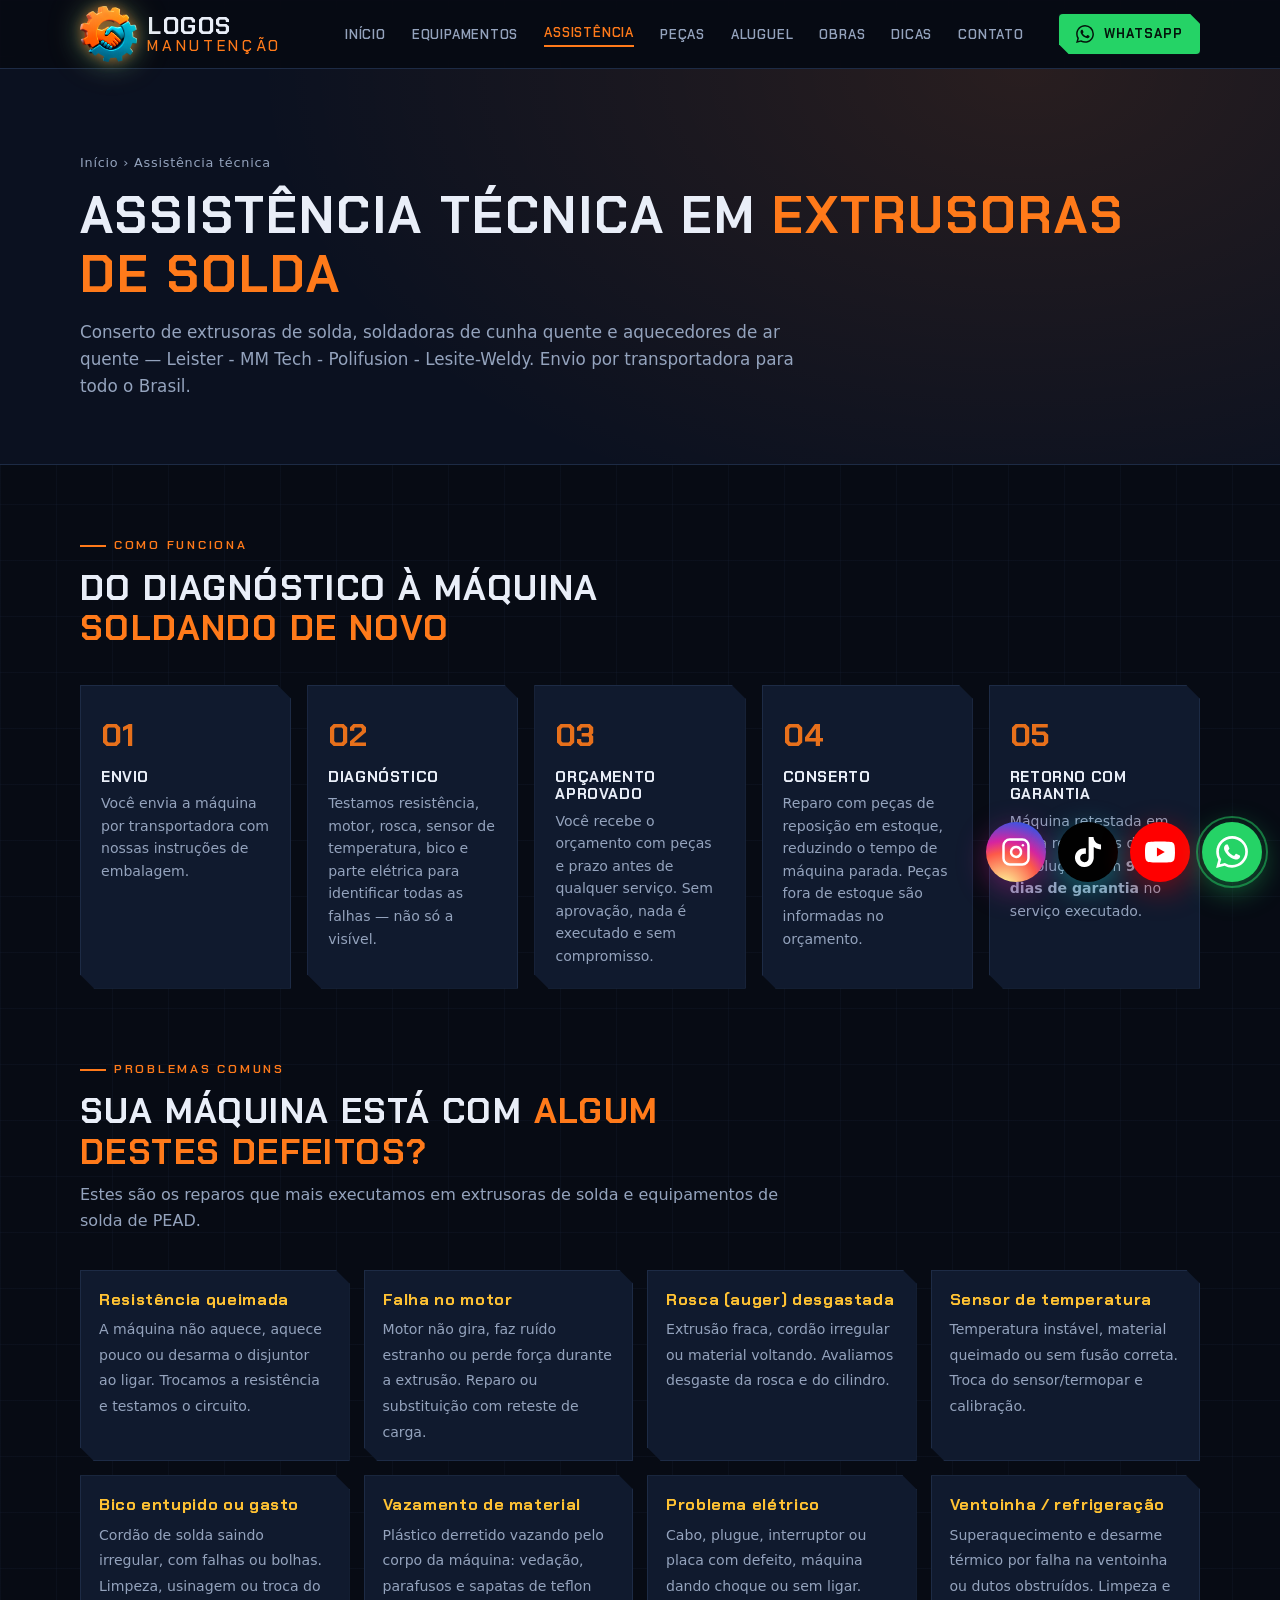
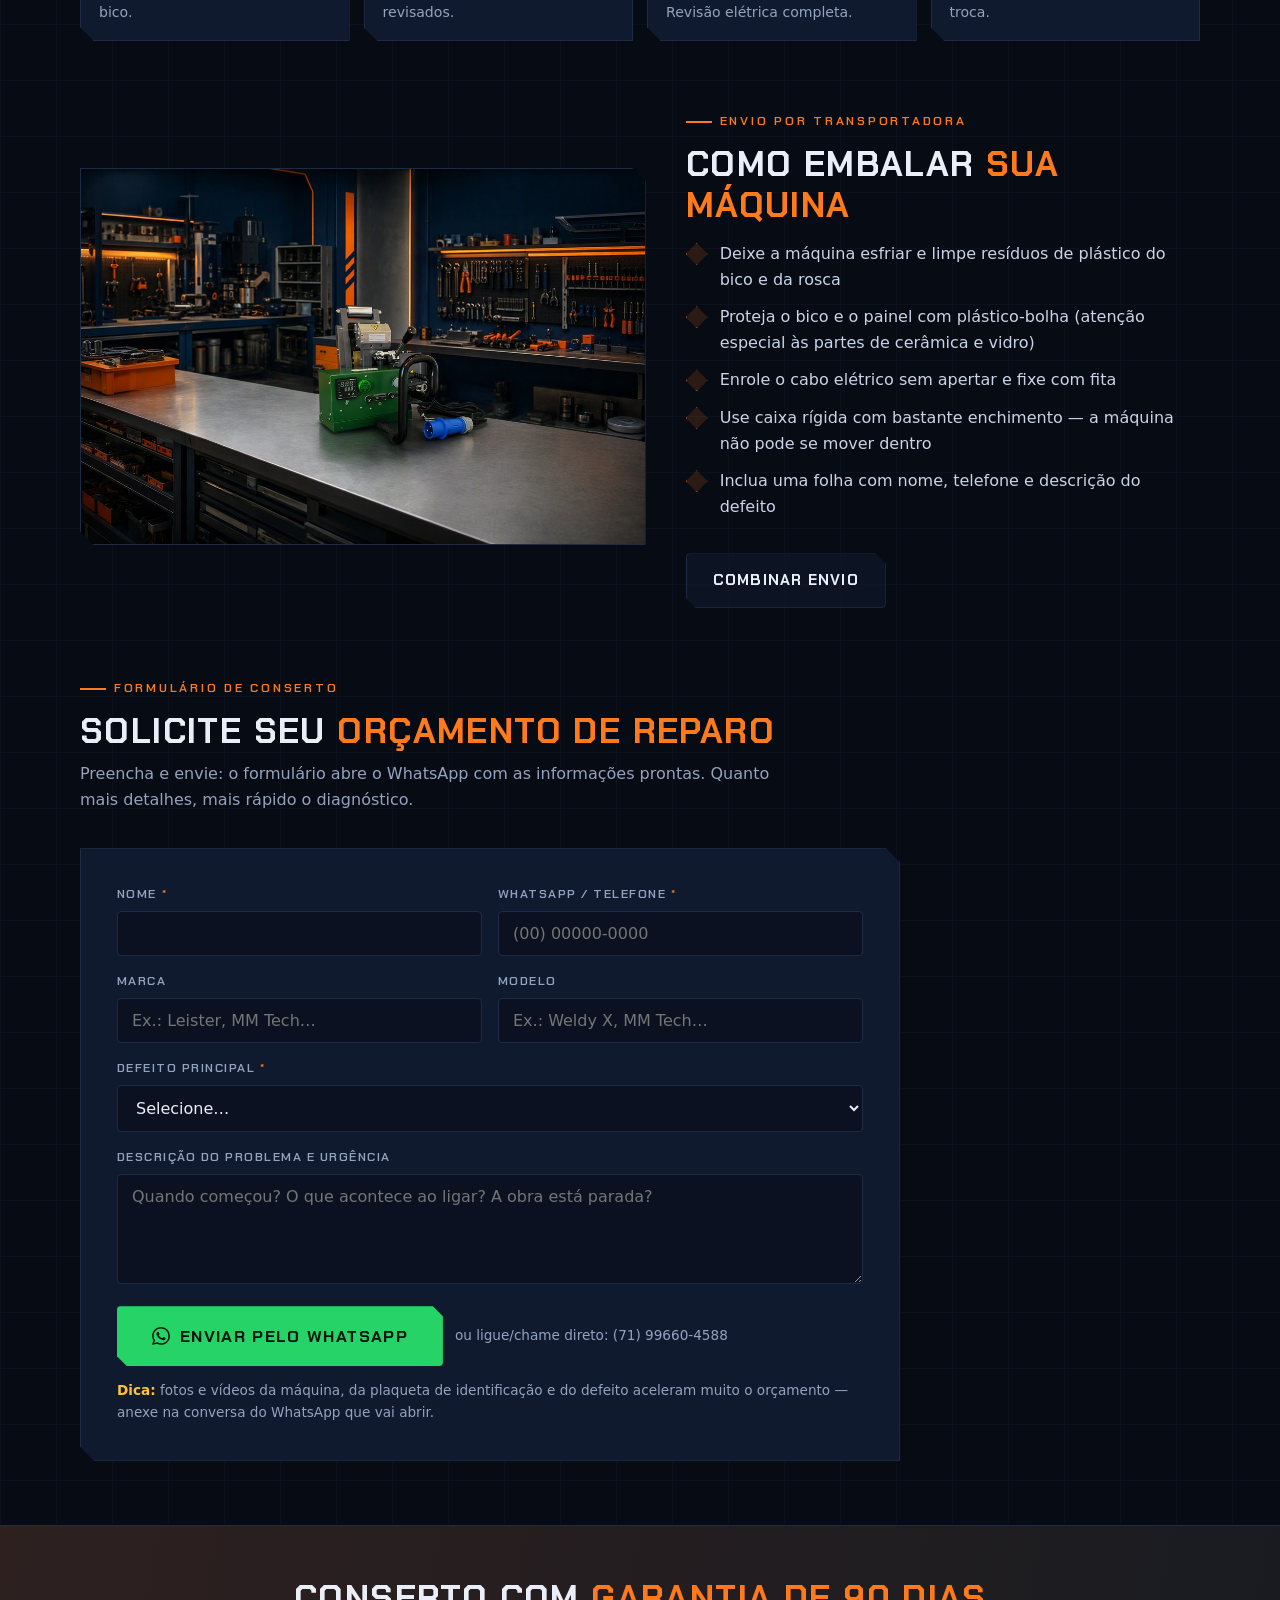
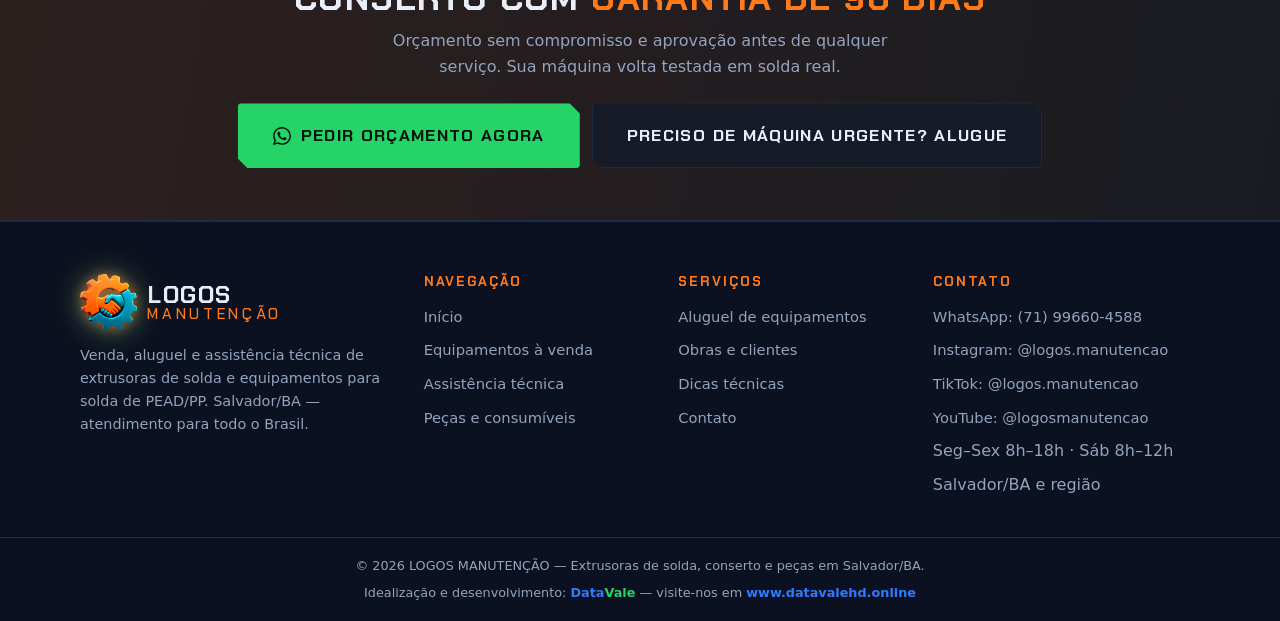
<file: assistencia.html>
<!DOCTYPE html>
<html lang="pt-BR">
<head>
<meta charset="UTF-8">
<meta name="viewport" content="width=device-width, initial-scale=1">
<title>Assistência Técnica em Extrusoras de Solda | LOGOS Manutenção</title>
<meta name="description" content="Conserto de extrusoras de solda: resistência queimada, motor, rosca, sensor de temperatura e bico. Garantia de 90 dias e envio por transportadora para todo o Brasil.">
<link rel="preconnect" href="https://fonts.googleapis.com">
<link rel="preconnect" href="https://fonts.gstatic.com" crossorigin>
<link href="https://fonts.googleapis.com/css2?family=Chakra+Petch:wght@400;600;700&display=swap" rel="stylesheet">
<link rel="stylesheet" href="assets/css/style.css">
<link rel="icon" type="image/png" href="assets/img/logo-simbolo.png">
</head>
<body>

<header class="header">
  <div class="container header-in">
    <a class="logo" href="index.html" aria-label="LOGOS Manutenção — início">
      <span class="logo-3d"><img class="logo-mark" src="assets/img/logo-simbolo.png" alt="" width="59" height="56"></span>
      <span class="logo-txt">LOGOS<small>Manutenção</small></span>
    </a>
    <button class="menu-btn" aria-expanded="false" aria-label="Abrir menu">
      <svg width="22" height="22" viewBox="0 0 24 24" fill="none" stroke="currentColor" stroke-width="2" stroke-linecap="round"><path d="M3 6h18M3 12h18M3 18h18"/></svg>
    </button>
    <nav class="nav" aria-label="Navegação principal">
      <a href="index.html">Início</a>
      <a href="equipamentos.html">Equipamentos</a>
      <a href="assistencia.html" aria-current="page">Assistência</a>
      <a href="pecas.html">Peças</a>
      <a href="aluguel.html">Aluguel</a>
      <a href="obras.html">Obras</a>
      <a href="dicas.html">Dicas</a>
      <a href="contato.html">Contato</a>
    </nav>
    <a class="btn btn-wa btn-sm" data-wa data-msg="Olá! Vim pelo site da LOGOS MANUTENÇÃO e quero falar com um atendente.">
      <svg width="18" height="18" viewBox="0 0 24 24" aria-hidden="true"><path fill="currentColor" d="M17.472 14.382c-.297-.149-1.758-.867-2.03-.967-.273-.099-.471-.148-.67.15-.197.297-.767.966-.94 1.164-.173.199-.347.223-.644.075-.297-.15-1.255-.463-2.39-1.475-.883-.788-1.48-1.761-1.653-2.059-.173-.297-.018-.458.13-.606.134-.133.298-.347.446-.52.149-.174.198-.298.298-.497.099-.198.05-.371-.025-.52-.075-.149-.669-1.612-.916-2.207-.242-.579-.487-.5-.669-.51-.173-.008-.371-.01-.57-.01-.198 0-.52.074-.792.372-.272.297-1.04 1.016-1.04 2.479 0 1.462 1.065 2.875 1.213 3.074.149.198 2.096 3.2 5.077 4.487.709.306 1.262.489 1.694.625.712.227 1.36.195 1.871.118.571-.085 1.758-.719 2.006-1.413.248-.694.248-1.289.173-1.413-.074-.124-.272-.198-.57-.347m-5.421 7.403h-.004a9.87 9.87 0 01-5.031-1.378l-.361-.214-3.741.982.998-3.648-.235-.374a9.86 9.86 0 01-1.51-5.26c.001-5.45 4.436-9.884 9.888-9.884 2.64 0 5.122 1.03 6.988 2.898a9.825 9.825 0 012.893 6.994c-.003 5.45-4.437 9.884-9.885 9.884m8.413-18.297A11.815 11.815 0 0012.05 0C5.495 0 .16 5.335.157 11.892c0 2.096.547 4.142 1.588 5.945L.057 24l6.305-1.654a11.882 11.882 0 005.683 1.448h.005c6.554 0 11.89-5.335 11.893-11.893a11.821 11.821 0 00-3.48-8.413z"/></svg>
      WhatsApp
    </a>
  </div>
</header>

<main>

  <section class="page-head">
    <div class="container">
      <nav class="crumbs" aria-label="Trilha de navegação"><a href="index.html">Início</a> › Assistência técnica</nav>
      <h1>Assistência técnica em <span class="hl">extrusoras de solda</span></h1>
      <p class="lead">Conserto de extrusoras de solda, soldadoras de cunha quente e aquecedores de ar quente — Leister - MM Tech - Polifusion - Lesite-Weldy. Envio por transportadora para todo o Brasil.</p>
    </div>
  </section>

  <section class="section">
    <div class="container">
      <div class="section-head">
        <span class="kicker">Como funciona</span>
        <h2>Do diagnóstico à máquina <span class="hl">soldando de novo</span></h2>
      </div>
      <div class="steps steps-5">
        <div class="step">
          <h3>Envio</h3>
          <p>Você envia a máquina por transportadora com nossas instruções de embalagem.</p>
        </div>
        <div class="step">
          <h3>Diagnóstico</h3>
          <p>Testamos resistência, motor, rosca, sensor de temperatura, bico e parte elétrica para identificar todas as falhas — não só a visível.</p>
        </div>
        <div class="step">
          <h3>Orçamento aprovado</h3>
          <p>Você recebe o orçamento com peças e prazo antes de qualquer serviço. Sem aprovação, nada é executado e sem compromisso.</p>
        </div>
        <div class="step">
          <h3>Conserto</h3>
          <p>Reparo com peças de reposição em estoque, reduzindo o tempo de máquina parada. Peças fora de estoque são informadas no orçamento.</p>
        </div>
        <div class="step">
          <h3>Retorno com garantia</h3>
          <p>Máquina retestada em solda real antes da devolução, com <b>90 dias de garantia</b> no serviço executado.</p>
        </div>
      </div>
    </div>
  </section>

  <section class="section" style="padding-top:0">
    <div class="container">
      <div class="section-head">
        <span class="kicker">Problemas comuns</span>
        <h2>Sua máquina está com <span class="hl">algum destes defeitos?</span></h2>
        <p>Estes são os reparos que mais executamos em extrusoras de solda e equipamentos de solda de PEAD.</p>
      </div>
      <div class="defect-grid">
        <div class="defect"><b>Resistência queimada</b><span>A máquina não aquece, aquece pouco ou desarma o disjuntor ao ligar. Trocamos a resistência e testamos o circuito.</span></div>
        <div class="defect"><b>Falha no motor</b><span>Motor não gira, faz ruído estranho ou perde força durante a extrusão. Reparo ou substituição com reteste de carga.</span></div>
        <div class="defect"><b>Rosca (auger) desgastada</b><span>Extrusão fraca, cordão irregular ou material voltando. Avaliamos desgaste da rosca e do cilindro.</span></div>
        <div class="defect"><b>Sensor de temperatura</b><span>Temperatura instável, material queimado ou sem fusão correta. Troca do sensor/termopar e calibração.</span></div>
        <div class="defect"><b>Bico entupido ou gasto</b><span>Cordão de solda saindo irregular, com falhas ou bolhas. Limpeza, usinagem ou troca do bico.</span></div>
        <div class="defect"><b>Vazamento de material</b><span>Plástico derretido vazando pelo corpo da máquina: vedação, parafusos e sapatas de teflon revisados.</span></div>
        <div class="defect"><b>Problema elétrico</b><span>Cabo, plugue, interruptor ou placa com defeito, máquina dando choque ou sem ligar. Revisão elétrica completa.</span></div>
        <div class="defect"><b>Ventoinha / refrigeração</b><span>Superaquecimento e desarme térmico por falha na ventoinha ou dutos obstruídos. Limpeza e troca.</span></div>
      </div>
    </div>
  </section>

  <section class="section" style="padding-top:0">
    <div class="container split rev">
      <div>
        <span class="kicker">Envio por transportadora</span>
        <h2>Como embalar <span class="hl">sua máquina</span></h2>
        <ul class="check-list" style="margin-top:16px">
          <li>Deixe a máquina esfriar e limpe resíduos de plástico do bico e da rosca</li>
          <li>Proteja o bico e o painel com plástico-bolha (atenção especial às partes de cerâmica e vidro)</li>
          <li>Enrole o cabo elétrico sem apertar e fixe com fita</li>
          <li>Use caixa rígida com bastante enchimento — a máquina não pode se mover dentro</li>
          <li>Inclua uma folha com nome, telefone e descrição do defeito</li>
        </ul>
        <p class="muted" style="margin-top:16px"></p>
        <a class="btn btn-ghost" style="margin-top:18px" data-wa data-msg="Olá! Quero combinar o envio da minha máquina para conserto.">Combinar envio</a>
      </div>
      <div class="split-media">
        <img src="assets/img/oficina.jpg" alt="Máquina de solda com painel verde sobre bancada em oficina equipada" loading="lazy" width="1100" height="733" style="height:auto;aspect-ratio:1100/733;object-fit:contain">
      </div>
    </div>
  </section>

  <section class="section" id="orcamento" style="padding-top:0">
    <div class="container">
      <div class="section-head">
        <span class="kicker">Formulário de conserto</span>
        <h2>Solicite seu <span class="hl">orçamento de reparo</span></h2>
        <p>Preencha e envie: o formulário abre o WhatsApp com as informações prontas. Quanto mais detalhes, mais rápido o diagnóstico.</p>
      </div>
      <div class="form-card" style="max-width:820px">
        <form data-wa-form data-wa-title="Solicitação de conserto — LOGOS MANUTENÇÃO" data-wa-extra="Vou anexar fotos/vídeos da máquina e do defeito aqui no WhatsApp.">
          <div class="form-grid">
            <div class="field">
              <label for="c-nome">Nome <span class="req">*</span></label>
              <input id="c-nome" name="nome" type="text" required data-wa-label="Nome" autocomplete="name">
            </div>
            <div class="field">
              <label for="c-fone">WhatsApp / telefone <span class="req">*</span></label>
              <input id="c-fone" name="telefone" type="tel" required data-wa-label="Telefone" autocomplete="tel" placeholder="(00) 00000-0000">
            </div>
            <div class="field">
              <label for="c-marca">Marca</label>
              <input id="c-marca" name="marca" type="text" data-wa-label="Marca" placeholder="Ex.: Leister, MM Tech…">
            </div>
            <div class="field">
              <label for="c-modelo">Modelo</label>
              <input id="c-modelo" name="modelo" type="text" data-wa-label="Modelo" placeholder="Ex.: Weldy X, MM Tech…">
            </div>
            <div class="field full">
              <label for="c-defeito">Defeito principal <span class="req">*</span></label>
              <select id="c-defeito" name="defeito" required data-wa-label="Defeito">
                <option value="">Selecione…</option>
                <option>Resistência queimada — não aquece / desarma</option>
                <option>Motor — não gira, ruído ou sem força</option>
                <option>Rosca/auger — extrusão fraca ou irregular</option>
                <option>Sensor de temperatura — temperatura instável</option>
                <option>Bico — entupido, gasto ou cordão irregular</option>
                <option>Vazamento de material derretido</option>
                <option>Problema elétrico — não liga / choque</option>
                <option>Outro defeito</option>
              </select>
            </div>
            <div class="field full">
              <label for="c-desc">Descrição do problema e urgência</label>
              <textarea id="c-desc" name="descricao" data-wa-label="Descrição" placeholder="Quando começou? O que acontece ao ligar? A obra está parada?"></textarea>
            </div>
          </div>
          <div style="margin-top:22px;display:flex;gap:12px;flex-wrap:wrap;align-items:center">
            <button class="btn btn-wa btn-lg" type="submit"><svg width="18" height="18" viewBox="0 0 24 24" aria-hidden="true"><path fill="currentColor" d="M17.472 14.382c-.297-.149-1.758-.867-2.03-.967-.273-.099-.471-.148-.67.15-.197.297-.767.966-.94 1.164-.173.199-.347.223-.644.075-.297-.15-1.255-.463-2.39-1.475-.883-.788-1.48-1.761-1.653-2.059-.173-.297-.018-.458.13-.606.134-.133.298-.347.446-.52.149-.174.198-.298.298-.497.099-.198.05-.371-.025-.52-.075-.149-.669-1.612-.916-2.207-.242-.579-.487-.5-.669-.51-.173-.008-.371-.01-.57-.01-.198 0-.52.074-.792.372-.272.297-1.04 1.016-1.04 2.479 0 1.462 1.065 2.875 1.213 3.074.149.198 2.096 3.2 5.077 4.487.709.306 1.262.489 1.694.625.712.227 1.36.195 1.871.118.571-.085 1.758-.719 2.006-1.413.248-.694.248-1.289.173-1.413-.074-.124-.272-.198-.57-.347m-5.421 7.403h-.004a9.87 9.87 0 01-5.031-1.378l-.361-.214-3.741.982.998-3.648-.235-.374a9.86 9.86 0 01-1.51-5.26c.001-5.45 4.436-9.884 9.888-9.884 2.64 0 5.122 1.03 6.988 2.898a9.825 9.825 0 012.893 6.994c-.003 5.45-4.437 9.884-9.885 9.884m8.413-18.297A11.815 11.815 0 0012.05 0C5.495 0 .16 5.335.157 11.892c0 2.096.547 4.142 1.588 5.945L.057 24l6.305-1.654a11.882 11.882 0 005.683 1.448h.005c6.554 0 11.89-5.335 11.893-11.893a11.821 11.821 0 00-3.48-8.413z"/></svg> Enviar pelo WhatsApp</button>
            <span class="muted" style="font-size:.85rem">ou ligue/chame direto: (71) 99660-4588</span>
          </div>
          <p class="form-note"><b>Dica:</b> fotos e vídeos da máquina, da plaqueta de identificação e do defeito aceleram muito o orçamento — anexe na conversa do WhatsApp que vai abrir.</p>
        </form>
      </div>
    </div>
  </section>

  <section class="cta-band">
    <div class="container">
      <h2>Conserto com <span class='hl'>garantia de 90 dias</span></h2>
      <p>Orçamento sem compromisso e aprovação antes de qualquer serviço. Sua máquina volta testada em solda real.</p>
      <div style="display:flex;gap:12px;justify-content:center;flex-wrap:wrap">
        <a class="btn btn-wa btn-lg" data-wa data-msg="Olá! Quero um orçamento de conserto para minha extrusora de solda."><svg width="18" height="18" viewBox="0 0 24 24" aria-hidden="true"><path fill="currentColor" d="M17.472 14.382c-.297-.149-1.758-.867-2.03-.967-.273-.099-.471-.148-.67.15-.197.297-.767.966-.94 1.164-.173.199-.347.223-.644.075-.297-.15-1.255-.463-2.39-1.475-.883-.788-1.48-1.761-1.653-2.059-.173-.297-.018-.458.13-.606.134-.133.298-.347.446-.52.149-.174.198-.298.298-.497.099-.198.05-.371-.025-.52-.075-.149-.669-1.612-.916-2.207-.242-.579-.487-.5-.669-.51-.173-.008-.371-.01-.57-.01-.198 0-.52.074-.792.372-.272.297-1.04 1.016-1.04 2.479 0 1.462 1.065 2.875 1.213 3.074.149.198 2.096 3.2 5.077 4.487.709.306 1.262.489 1.694.625.712.227 1.36.195 1.871.118.571-.085 1.758-.719 2.006-1.413.248-.694.248-1.289.173-1.413-.074-.124-.272-.198-.57-.347m-5.421 7.403h-.004a9.87 9.87 0 01-5.031-1.378l-.361-.214-3.741.982.998-3.648-.235-.374a9.86 9.86 0 01-1.51-5.26c.001-5.45 4.436-9.884 9.888-9.884 2.64 0 5.122 1.03 6.988 2.898a9.825 9.825 0 012.893 6.994c-.003 5.45-4.437 9.884-9.885 9.884m8.413-18.297A11.815 11.815 0 0012.05 0C5.495 0 .16 5.335.157 11.892c0 2.096.547 4.142 1.588 5.945L.057 24l6.305-1.654a11.882 11.882 0 005.683 1.448h.005c6.554 0 11.89-5.335 11.893-11.893a11.821 11.821 0 00-3.48-8.413z"/></svg> Pedir orçamento agora</a>
        <a class="btn btn-ghost btn-lg" href="aluguel.html">Preciso de máquina urgente? Alugue</a>
      </div>
    </div>
  </section>

</main>

<footer class="footer">
  <div class="container">
    <div class="footer-grid">
      <div>
        <div class="footer-brand">
          <span class="logo-3d"><img class="logo-mark" src="assets/img/logo-simbolo.png" alt="" width="59" height="56"></span>
          <span class="logo-txt">LOGOS<small>Manutenção</small></span>
        </div>
        <p>Venda, aluguel e assistência técnica de extrusoras de solda e equipamentos para solda de PEAD/PP. Salvador/BA — atendimento para todo o Brasil.</p>
      </div>
      <div>
        <h3>Navegação</h3>
        <ul>
          <li><a href="index.html">Início</a></li>
          <li><a href="equipamentos.html">Equipamentos à venda</a></li>
          <li><a href="assistencia.html">Assistência técnica</a></li>
          <li><a href="pecas.html">Peças e consumíveis</a></li>
        </ul>
      </div>
      <div>
        <h3>Serviços</h3>
        <ul>
          <li><a href="aluguel.html">Aluguel de equipamentos</a></li>
          <li><a href="obras.html">Obras e clientes</a></li>
          <li><a href="dicas.html">Dicas técnicas</a></li>
          <li><a href="contato.html">Contato</a></li>
        </ul>
      </div>
      <div>
        <h3>Contato</h3>
        <ul>
          <li><a data-wa data-msg="Olá! Vim pelo site da LOGOS MANUTENÇÃO.">WhatsApp: (71) 99660-4588</a></li>
          <li><a href="https://www.instagram.com/logos.manutencao/" target="_blank" rel="noopener">Instagram: @logos.manutencao</a></li>
          <li><a href="https://www.tiktok.com/@logos.manutencao?_r=1&_t=ZS-9BhvENgblJO" target="_blank" rel="noopener">TikTok: @logos.manutencao</a></li>
          <li><a href="https://www.youtube.com/@logosmanutencao" target="_blank" rel="noopener">YouTube: @logosmanutencao</a></li>
          <li><span class="muted">Seg–Sex 8h–18h · Sáb 8h–12h</span></li>
          <li><span class="muted">Salvador/BA e região</span></li>
        </ul>
      </div>
    </div>
  </div>
  <div class="footer-bottom">
    <div>© <span data-year>2026</span> LOGOS MANUTENÇÃO — Extrusoras de solda, conserto e peças em Salvador/BA.</div>
    <div style="margin-top:6px">Idealização e desenvolvimento: <a href="https://www.datavalehd.online" target="_blank" rel="noopener"><span style="color:#2f7bff;font-weight:600">Data</span><span style="color:#25d366;font-weight:600">Vale</span></a> — visite-nos em <a href="https://www.datavalehd.online" target="_blank" rel="noopener" style="color:#2f7bff;font-weight:600">www.datavalehd.online</a></div>
  </div>
</footer>

<div class="float-bar">
  <a class="ig-float" href="https://www.instagram.com/logos.manutencao/" target="_blank" rel="noopener" aria-label="Instagram @logos.manutencao">
    <svg viewBox="0 0 24 24" fill="none" stroke="#fff" stroke-width="2" stroke-linecap="round" stroke-linejoin="round" aria-hidden="true"><rect x="2" y="2" width="20" height="20" rx="5"/><path d="M16 11.37A4 4 0 1 1 12.63 8 4 4 0 0 1 16 11.37z"/><line x1="17.5" y1="6.5" x2="17.51" y2="6.5"/></svg>
  </a>
<a class="tt-float" href="https://www.tiktok.com/@logos.manutencao?_r=1&_t=ZS-9BhvENgblJO" target="_blank" rel="noopener" aria-label="TikTok @logos.manutencao">
  <svg viewBox="0 0 24 24" fill="#fff" aria-hidden="true"><path d="M12.525.02c1.31-.02 2.61-.01 3.91-.02.08 1.53.63 3.09 1.75 4.17 1.12 1.11 2.7 1.62 4.24 1.79v4.03c-1.44-.05-2.89-.35-4.2-.97-.57-.26-1.1-.59-1.62-.93-.01 2.92.01 5.84-.02 8.75-.08 1.4-.54 2.79-1.35 3.94-1.31 1.92-3.58 3.17-5.91 3.21-1.43.08-2.86-.31-4.08-1.03-2.02-1.19-3.44-3.37-3.65-5.71-.02-.5-.03-1-.01-1.49.18-1.9 1.12-3.72 2.58-4.96 1.66-1.44 3.98-2.13 6.15-1.72.02 1.48-.04 2.96-.04 4.44-.99-.32-2.15-.23-3.02.37-.63.41-1.11 1.04-1.36 1.75-.21.51-.15 1.07-.14 1.61.24 1.64 1.82 3.02 3.5 2.87 1.12-.01 2.19-.66 2.77-1.61.19-.33.4-.67.41-1.06.1-1.79.06-3.57.07-5.36.01-4.03-.01-8.05.02-12.07z"/></svg>
</a>
<a class="yt-float" href="https://www.youtube.com/@logosmanutencao" target="_blank" rel="noopener" aria-label="YouTube @logosmanutencao">
  <svg viewBox="0 0 24 24" fill="#fff" aria-hidden="true"><path d="M23.498 6.186a3.016 3.016 0 0 0-2.122-2.136C19.505 3.545 12 3.545 12 3.545s-7.505 0-9.377.505A3.017 3.017 0 0 0 .502 6.186C0 8.07 0 12 0 12s0 3.93.502 5.814a3.016 3.016 0 0 0 2.122 2.136c1.871.505 9.376.505 9.376.505s7.505 0 9.377-.505a3.015 3.015 0 0 0 2.122-2.136C24 15.93 24 12 24 12s0-3.93-.502-5.814zM9.545 15.568V8.432L15.818 12l-6.273 3.568z"/></svg>
</a>
<a class="wa-float" data-wa data-msg="Olá! Vim pelo site da LOGOS MANUTENÇÃO e quero um atendimento." aria-label="Falar no WhatsApp">
  <svg viewBox="0 0 24 24" aria-hidden="true"><path d="M17.472 14.382c-.297-.149-1.758-.867-2.03-.967-.273-.099-.471-.148-.67.15-.197.297-.767.966-.94 1.164-.173.199-.347.223-.644.075-.297-.15-1.255-.463-2.39-1.475-.883-.788-1.48-1.761-1.653-2.059-.173-.297-.018-.458.13-.606.134-.133.298-.347.446-.52.149-.174.198-.298.298-.497.099-.198.05-.371-.025-.52-.075-.149-.669-1.612-.916-2.207-.242-.579-.487-.5-.669-.51-.173-.008-.371-.01-.57-.01-.198 0-.52.074-.792.372-.272.297-1.04 1.016-1.04 2.479 0 1.462 1.065 2.875 1.213 3.074.149.198 2.096 3.2 5.077 4.487.709.306 1.262.489 1.694.625.712.227 1.36.195 1.871.118.571-.085 1.758-.719 2.006-1.413.248-.694.248-1.289.173-1.413-.074-.124-.272-.198-.57-.347m-5.421 7.403h-.004a9.87 9.87 0 01-5.031-1.378l-.361-.214-3.741.982.998-3.648-.235-.374a9.86 9.86 0 01-1.51-5.26c.001-5.45 4.436-9.884 9.888-9.884 2.64 0 5.122 1.03 6.988 2.898a9.825 9.825 0 012.893 6.994c-.003 5.45-4.437 9.884-9.885 9.884m8.413-18.297A11.815 11.815 0 0012.05 0C5.495 0 .16 5.335.157 11.892c0 2.096.547 4.142 1.588 5.945L.057 24l6.305-1.654a11.882 11.882 0 005.683 1.448h.005c6.554 0 11.89-5.335 11.893-11.893a11.821 11.821 0 00-3.48-8.413z"/></svg>
</a>
</div>

<script src="assets/js/site.js"></script>
</body>
</html>
</file>
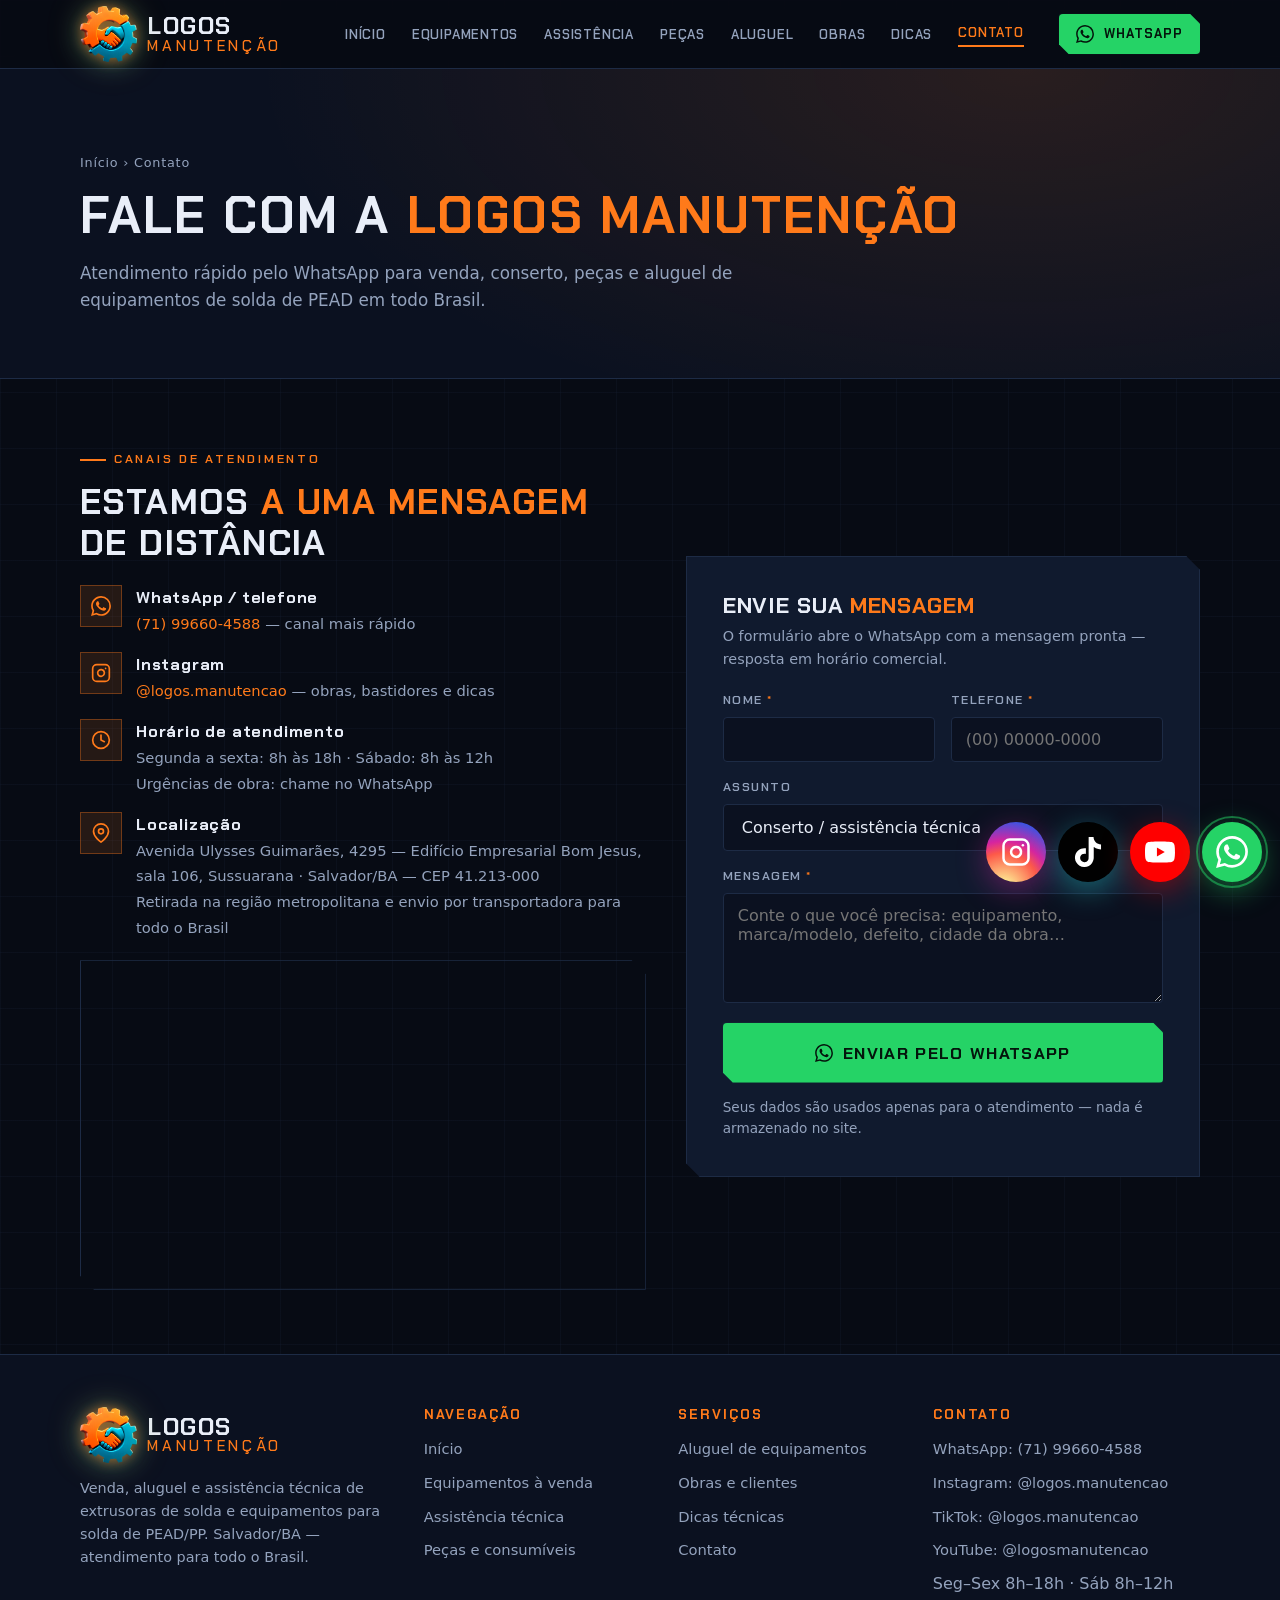
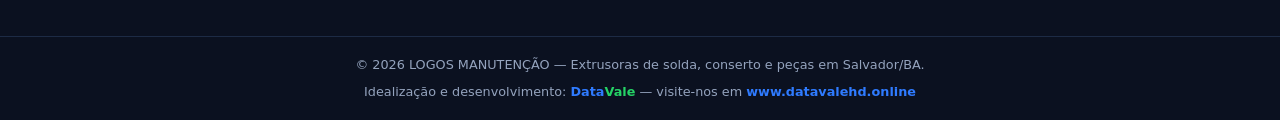
<file: contato.html>
<!DOCTYPE html>
<html lang="pt-BR">
<head>
<meta charset="UTF-8">
<meta name="viewport" content="width=device-width, initial-scale=1">
<title>Contato — LOGOS Manutenção Salvador/BA | Extrusoras de Solda</title>
<meta name="description" content="Fale com a LOGOS Manutenção em Salvador/BA: WhatsApp (71) 99660-4588, atendimento seg-sex 8h-18h e sáb 8h-12h. Venda, conserto, peças e aluguel de extrusoras de solda.">
<link rel="preconnect" href="https://fonts.googleapis.com">
<link rel="preconnect" href="https://fonts.gstatic.com" crossorigin>
<link href="https://fonts.googleapis.com/css2?family=Chakra+Petch:wght@400;600;700&display=swap" rel="stylesheet">
<link rel="stylesheet" href="assets/css/style.css">
<link rel="icon" type="image/png" href="assets/img/logo-simbolo.png">
</head>
<body>

<header class="header">
  <div class="container header-in">
    <a class="logo" href="index.html" aria-label="LOGOS Manutenção — início">
      <span class="logo-3d"><img class="logo-mark" src="assets/img/logo-simbolo.png" alt="" width="59" height="56"></span>
      <span class="logo-txt">LOGOS<small>Manutenção</small></span>
    </a>
    <button class="menu-btn" aria-expanded="false" aria-label="Abrir menu">
      <svg width="22" height="22" viewBox="0 0 24 24" fill="none" stroke="currentColor" stroke-width="2" stroke-linecap="round"><path d="M3 6h18M3 12h18M3 18h18"/></svg>
    </button>
    <nav class="nav" aria-label="Navegação principal">
      <a href="index.html">Início</a>
      <a href="equipamentos.html">Equipamentos</a>
      <a href="assistencia.html">Assistência</a>
      <a href="pecas.html">Peças</a>
      <a href="aluguel.html">Aluguel</a>
      <a href="obras.html">Obras</a>
      <a href="dicas.html">Dicas</a>
      <a href="contato.html" aria-current="page">Contato</a>
    </nav>
    <a class="btn btn-wa btn-sm" data-wa data-msg="Olá! Vim pelo site da LOGOS MANUTENÇÃO e quero falar com um atendente.">
      <svg width="18" height="18" viewBox="0 0 24 24" aria-hidden="true"><path fill="currentColor" d="M17.472 14.382c-.297-.149-1.758-.867-2.03-.967-.273-.099-.471-.148-.67.15-.197.297-.767.966-.94 1.164-.173.199-.347.223-.644.075-.297-.15-1.255-.463-2.39-1.475-.883-.788-1.48-1.761-1.653-2.059-.173-.297-.018-.458.13-.606.134-.133.298-.347.446-.52.149-.174.198-.298.298-.497.099-.198.05-.371-.025-.52-.075-.149-.669-1.612-.916-2.207-.242-.579-.487-.5-.669-.51-.173-.008-.371-.01-.57-.01-.198 0-.52.074-.792.372-.272.297-1.04 1.016-1.04 2.479 0 1.462 1.065 2.875 1.213 3.074.149.198 2.096 3.2 5.077 4.487.709.306 1.262.489 1.694.625.712.227 1.36.195 1.871.118.571-.085 1.758-.719 2.006-1.413.248-.694.248-1.289.173-1.413-.074-.124-.272-.198-.57-.347m-5.421 7.403h-.004a9.87 9.87 0 01-5.031-1.378l-.361-.214-3.741.982.998-3.648-.235-.374a9.86 9.86 0 01-1.51-5.26c.001-5.45 4.436-9.884 9.888-9.884 2.64 0 5.122 1.03 6.988 2.898a9.825 9.825 0 012.893 6.994c-.003 5.45-4.437 9.884-9.885 9.884m8.413-18.297A11.815 11.815 0 0012.05 0C5.495 0 .16 5.335.157 11.892c0 2.096.547 4.142 1.588 5.945L.057 24l6.305-1.654a11.882 11.882 0 005.683 1.448h.005c6.554 0 11.89-5.335 11.893-11.893a11.821 11.821 0 00-3.48-8.413z"/></svg>
      WhatsApp
    </a>
  </div>
</header>

<main>

  <section class="page-head">
    <div class="container">
      <nav class="crumbs" aria-label="Trilha de navegação"><a href="index.html">Início</a> › Contato</nav>
      <h1>Fale com a <span class="hl">LOGOS Manutenção</span></h1>
      <p class="lead">Atendimento rápido pelo WhatsApp para venda, conserto, peças e aluguel de equipamentos de solda de PEAD em todo Brasil.</p>
    </div>
  </section>

  <section class="section">
    <div class="container split">
      <div>
        <span class="kicker">Canais de atendimento</span>
        <h2>Estamos <span class="hl">a uma mensagem</span> de distância</h2>
        <ul class="contact-list" style="margin-top:22px">
          <li>
            <span class="ci" aria-hidden="true"><svg viewBox="0 0 24 24" fill="currentColor"><path d="M17.472 14.382c-.297-.149-1.758-.867-2.03-.967-.273-.099-.471-.148-.67.15-.197.297-.767.966-.94 1.164-.173.199-.347.223-.644.075-.297-.15-1.255-.463-2.39-1.475-.883-.788-1.48-1.761-1.653-2.059-.173-.297-.018-.458.13-.606.134-.133.298-.347.446-.52.149-.174.198-.298.298-.497.099-.198.05-.371-.025-.52-.075-.149-.669-1.612-.916-2.207-.242-.579-.487-.5-.669-.51-.173-.008-.371-.01-.57-.01-.198 0-.52.074-.792.372-.272.297-1.04 1.016-1.04 2.479 0 1.462 1.065 2.875 1.213 3.074.149.198 2.096 3.2 5.077 4.487.709.306 1.262.489 1.694.625.712.227 1.36.195 1.871.118.571-.085 1.758-.719 2.006-1.413.248-.694.248-1.289.173-1.413-.074-.124-.272-.198-.57-.347m-5.421 7.403h-.004a9.87 9.87 0 01-5.031-1.378l-.361-.214-3.741.982.998-3.648-.235-.374a9.86 9.86 0 01-1.51-5.26c.001-5.45 4.436-9.884 9.888-9.884 2.64 0 5.122 1.03 6.988 2.898a9.825 9.825 0 012.893 6.994c-.003 5.45-4.437 9.884-9.885 9.884m8.413-18.297A11.815 11.815 0 0012.05 0C5.495 0 .16 5.335.157 11.892c0 2.096.547 4.142 1.588 5.945L.057 24l6.305-1.654a11.882 11.882 0 005.683 1.448h.005c6.554 0 11.89-5.335 11.893-11.893a11.821 11.821 0 00-3.48-8.413z"/></svg></span>
            <div><b>WhatsApp / telefone</b><span><a data-wa data-msg="Olá! Vim pelo site da LOGOS MANUTENÇÃO e quero um atendimento.">(71) 99660-4588</a> — canal mais rápido</span></div>
          </li>
          <li>
            <span class="ci" aria-hidden="true"><svg viewBox="0 0 24 24" fill="none" stroke="currentColor" stroke-width="2" stroke-linecap="round" stroke-linejoin="round"><rect x="2" y="2" width="20" height="20" rx="5"/><path d="M16 11.37A4 4 0 1 1 12.63 8 4 4 0 0 1 16 11.37z"/><line x1="17.5" y1="6.5" x2="17.51" y2="6.5"/></svg></span>
            <div><b>Instagram</b><span><a href="https://www.instagram.com/logos.manutencao/" target="_blank" rel="noopener">@logos.manutencao</a> — obras, bastidores e dicas</span></div>
          </li>
          <li>
            <span class="ci" aria-hidden="true"><svg viewBox="0 0 24 24" fill="none" stroke="currentColor" stroke-width="2" stroke-linecap="round" stroke-linejoin="round"><circle cx="12" cy="12" r="10"/><polyline points="12 6 12 12 16 14"/></svg></span>
            <div><b>Horário de atendimento</b><span>Segunda a sexta: 8h às 18h · Sábado: 8h às 12h<br>Urgências de obra: chame no WhatsApp</span></div>
          </li>
          <li>
            <span class="ci" aria-hidden="true"><svg viewBox="0 0 24 24" fill="none" stroke="currentColor" stroke-width="2" stroke-linecap="round" stroke-linejoin="round"><path d="M21 10c0 7-9 13-9 13s-9-6-9-13a9 9 0 0 1 18 0z"/><circle cx="12" cy="10" r="3"/></svg></span>
            <div><b>Localização</b><span>Avenida Ulysses Guimarães, 4295 — Edifício Empresarial Bom Jesus, sala 106, Sussuarana · Salvador/BA — CEP 41.213-000<br>Retirada na região metropolitana e envio por transportadora para todo o Brasil</span></div>
          </li>
        </ul>
        <div class="map-wrap">
          <iframe title="Mapa — Avenida Ulysses Guimarães, 4295, Sussuarana, Salvador/BA" src="https://www.google.com/maps?q=Avenida+Ulysses+Guimaraes,+4295,+Sussuarana,+Salvador+-+BA,+41213-000&output=embed" loading="lazy" referrerpolicy="no-referrer-when-downgrade"></iframe>
        </div>
      </div>
      <div>
        <div class="form-card">
          <h2 style="font-size:1.4rem;margin-bottom:6px">Envie sua <span class="hl">mensagem</span></h2>
          <p class="muted" style="font-size:.9rem;margin-bottom:20px">O formulário abre o WhatsApp com a mensagem pronta — resposta em horário comercial.</p>
          <form data-wa-form data-wa-title="Contato pelo site — LOGOS MANUTENÇÃO">
            <div class="form-grid">
              <div class="field">
                <label for="n-nome">Nome <span class="req">*</span></label>
                <input id="n-nome" name="nome" type="text" required data-wa-label="Nome" autocomplete="name">
              </div>
              <div class="field">
                <label for="n-fone">Telefone <span class="req">*</span></label>
                <input id="n-fone" name="telefone" type="tel" required data-wa-label="Telefone" autocomplete="tel" placeholder="(00) 00000-0000">
              </div>
              <div class="field full">
                <label for="n-assunto">Assunto</label>
                <select id="n-assunto" name="assunto" data-wa-label="Assunto">
                  <option>Comprar equipamento</option>
                  <option selected>Conserto / assistência técnica</option>
                  <option>Peças e consumíveis</option>
                  <option>Aluguel de equipamento</option>
                  <option>Outro assunto</option>
                </select>
              </div>
              <div class="field full">
                <label for="n-msg">Mensagem <span class="req">*</span></label>
                <textarea id="n-msg" name="mensagem" required data-wa-label="Mensagem" placeholder="Conte o que você precisa: equipamento, marca/modelo, defeito, cidade da obra…"></textarea>
              </div>
            </div>
            <button class="btn btn-wa btn-lg" type="submit" style="margin-top:20px;width:100%"><svg width="18" height="18" viewBox="0 0 24 24" aria-hidden="true"><path fill="currentColor" d="M17.472 14.382c-.297-.149-1.758-.867-2.03-.967-.273-.099-.471-.148-.67.15-.197.297-.767.966-.94 1.164-.173.199-.347.223-.644.075-.297-.15-1.255-.463-2.39-1.475-.883-.788-1.48-1.761-1.653-2.059-.173-.297-.018-.458.13-.606.134-.133.298-.347.446-.52.149-.174.198-.298.298-.497.099-.198.05-.371-.025-.52-.075-.149-.669-1.612-.916-2.207-.242-.579-.487-.5-.669-.51-.173-.008-.371-.01-.57-.01-.198 0-.52.074-.792.372-.272.297-1.04 1.016-1.04 2.479 0 1.462 1.065 2.875 1.213 3.074.149.198 2.096 3.2 5.077 4.487.709.306 1.262.489 1.694.625.712.227 1.36.195 1.871.118.571-.085 1.758-.719 2.006-1.413.248-.694.248-1.289.173-1.413-.074-.124-.272-.198-.57-.347m-5.421 7.403h-.004a9.87 9.87 0 01-5.031-1.378l-.361-.214-3.741.982.998-3.648-.235-.374a9.86 9.86 0 01-1.51-5.26c.001-5.45 4.436-9.884 9.888-9.884 2.64 0 5.122 1.03 6.988 2.898a9.825 9.825 0 012.893 6.994c-.003 5.45-4.437 9.884-9.885 9.884m8.413-18.297A11.815 11.815 0 0012.05 0C5.495 0 .16 5.335.157 11.892c0 2.096.547 4.142 1.588 5.945L.057 24l6.305-1.654a11.882 11.882 0 005.683 1.448h.005c6.554 0 11.89-5.335 11.893-11.893a11.821 11.821 0 00-3.48-8.413z"/></svg> Enviar pelo WhatsApp</button>
            <p class="form-note">Seus dados são usados apenas para o atendimento — nada é armazenado no site.</p>
          </form>
        </div>
      </div>
    </div>
  </section>

</main>

<footer class="footer">
  <div class="container">
    <div class="footer-grid">
      <div>
        <div class="footer-brand">
          <span class="logo-3d"><img class="logo-mark" src="assets/img/logo-simbolo.png" alt="" width="59" height="56"></span>
          <span class="logo-txt">LOGOS<small>Manutenção</small></span>
        </div>
        <p>Venda, aluguel e assistência técnica de extrusoras de solda e equipamentos para solda de PEAD/PP. Salvador/BA — atendimento para todo o Brasil.</p>
      </div>
      <div>
        <h3>Navegação</h3>
        <ul>
          <li><a href="index.html">Início</a></li>
          <li><a href="equipamentos.html">Equipamentos à venda</a></li>
          <li><a href="assistencia.html">Assistência técnica</a></li>
          <li><a href="pecas.html">Peças e consumíveis</a></li>
        </ul>
      </div>
      <div>
        <h3>Serviços</h3>
        <ul>
          <li><a href="aluguel.html">Aluguel de equipamentos</a></li>
          <li><a href="obras.html">Obras e clientes</a></li>
          <li><a href="dicas.html">Dicas técnicas</a></li>
          <li><a href="contato.html">Contato</a></li>
        </ul>
      </div>
      <div>
        <h3>Contato</h3>
        <ul>
          <li><a data-wa data-msg="Olá! Vim pelo site da LOGOS MANUTENÇÃO.">WhatsApp: (71) 99660-4588</a></li>
          <li><a href="https://www.instagram.com/logos.manutencao/" target="_blank" rel="noopener">Instagram: @logos.manutencao</a></li>
          <li><a href="https://www.tiktok.com/@logos.manutencao?_r=1&_t=ZS-9BhvENgblJO" target="_blank" rel="noopener">TikTok: @logos.manutencao</a></li>
          <li><a href="https://www.youtube.com/@logosmanutencao" target="_blank" rel="noopener">YouTube: @logosmanutencao</a></li>
          <li><span class="muted">Seg–Sex 8h–18h · Sáb 8h–12h</span></li>
        </ul>
      </div>
    </div>
  </div>
  <div class="footer-bottom">
    <div>© <span data-year>2026</span> LOGOS MANUTENÇÃO — Extrusoras de solda, conserto e peças em Salvador/BA.</div>
    <div style="margin-top:6px">Idealização e desenvolvimento: <a href="https://www.datavalehd.online" target="_blank" rel="noopener"><span style="color:#2f7bff;font-weight:600">Data</span><span style="color:#25d366;font-weight:600">Vale</span></a> — visite-nos em <a href="https://www.datavalehd.online" target="_blank" rel="noopener" style="color:#2f7bff;font-weight:600">www.datavalehd.online</a></div>
  </div>
</footer>

<div class="float-bar">
  <a class="ig-float" href="https://www.instagram.com/logos.manutencao/" target="_blank" rel="noopener" aria-label="Instagram @logos.manutencao">
    <svg viewBox="0 0 24 24" fill="none" stroke="#fff" stroke-width="2" stroke-linecap="round" stroke-linejoin="round" aria-hidden="true"><rect x="2" y="2" width="20" height="20" rx="5"/><path d="M16 11.37A4 4 0 1 1 12.63 8 4 4 0 0 1 16 11.37z"/><line x1="17.5" y1="6.5" x2="17.51" y2="6.5"/></svg>
  </a>
<a class="tt-float" href="https://www.tiktok.com/@logos.manutencao?_r=1&_t=ZS-9BhvENgblJO" target="_blank" rel="noopener" aria-label="TikTok @logos.manutencao">
  <svg viewBox="0 0 24 24" fill="#fff" aria-hidden="true"><path d="M12.525.02c1.31-.02 2.61-.01 3.91-.02.08 1.53.63 3.09 1.75 4.17 1.12 1.11 2.7 1.62 4.24 1.79v4.03c-1.44-.05-2.89-.35-4.2-.97-.57-.26-1.1-.59-1.62-.93-.01 2.92.01 5.84-.02 8.75-.08 1.4-.54 2.79-1.35 3.94-1.31 1.92-3.58 3.17-5.91 3.21-1.43.08-2.86-.31-4.08-1.03-2.02-1.19-3.44-3.37-3.65-5.71-.02-.5-.03-1-.01-1.49.18-1.9 1.12-3.72 2.58-4.96 1.66-1.44 3.98-2.13 6.15-1.72.02 1.48-.04 2.96-.04 4.44-.99-.32-2.15-.23-3.02.37-.63.41-1.11 1.04-1.36 1.75-.21.51-.15 1.07-.14 1.61.24 1.64 1.82 3.02 3.5 2.87 1.12-.01 2.19-.66 2.77-1.61.19-.33.4-.67.41-1.06.1-1.79.06-3.57.07-5.36.01-4.03-.01-8.05.02-12.07z"/></svg>
</a>
<a class="yt-float" href="https://www.youtube.com/@logosmanutencao" target="_blank" rel="noopener" aria-label="YouTube @logosmanutencao">
  <svg viewBox="0 0 24 24" fill="#fff" aria-hidden="true"><path d="M23.498 6.186a3.016 3.016 0 0 0-2.122-2.136C19.505 3.545 12 3.545 12 3.545s-7.505 0-9.377.505A3.017 3.017 0 0 0 .502 6.186C0 8.07 0 12 0 12s0 3.93.502 5.814a3.016 3.016 0 0 0 2.122 2.136c1.871.505 9.376.505 9.376.505s7.505 0 9.377-.505a3.015 3.015 0 0 0 2.122-2.136C24 15.93 24 12 24 12s0-3.93-.502-5.814zM9.545 15.568V8.432L15.818 12l-6.273 3.568z"/></svg>
</a>
<a class="wa-float" data-wa data-msg="Olá! Vim pelo site da LOGOS MANUTENÇÃO e quero um atendimento." aria-label="Falar no WhatsApp">
  <svg viewBox="0 0 24 24" aria-hidden="true"><path d="M17.472 14.382c-.297-.149-1.758-.867-2.03-.967-.273-.099-.471-.148-.67.15-.197.297-.767.966-.94 1.164-.173.199-.347.223-.644.075-.297-.15-1.255-.463-2.39-1.475-.883-.788-1.48-1.761-1.653-2.059-.173-.297-.018-.458.13-.606.134-.133.298-.347.446-.52.149-.174.198-.298.298-.497.099-.198.05-.371-.025-.52-.075-.149-.669-1.612-.916-2.207-.242-.579-.487-.5-.669-.51-.173-.008-.371-.01-.57-.01-.198 0-.52.074-.792.372-.272.297-1.04 1.016-1.04 2.479 0 1.462 1.065 2.875 1.213 3.074.149.198 2.096 3.2 5.077 4.487.709.306 1.262.489 1.694.625.712.227 1.36.195 1.871.118.571-.085 1.758-.719 2.006-1.413.248-.694.248-1.289.173-1.413-.074-.124-.272-.198-.57-.347m-5.421 7.403h-.004a9.87 9.87 0 01-5.031-1.378l-.361-.214-3.741.982.998-3.648-.235-.374a9.86 9.86 0 01-1.51-5.26c.001-5.45 4.436-9.884 9.888-9.884 2.64 0 5.122 1.03 6.988 2.898a9.825 9.825 0 012.893 6.994c-.003 5.45-4.437 9.884-9.885 9.884m8.413-18.297A11.815 11.815 0 0012.05 0C5.495 0 .16 5.335.157 11.892c0 2.096.547 4.142 1.588 5.945L.057 24l6.305-1.654a11.882 11.882 0 005.683 1.448h.005c6.554 0 11.89-5.335 11.893-11.893a11.821 11.821 0 00-3.48-8.413z"/></svg>
</a>
</div>

<script src="assets/js/site.js"></script>
</body>
</html>
</file>
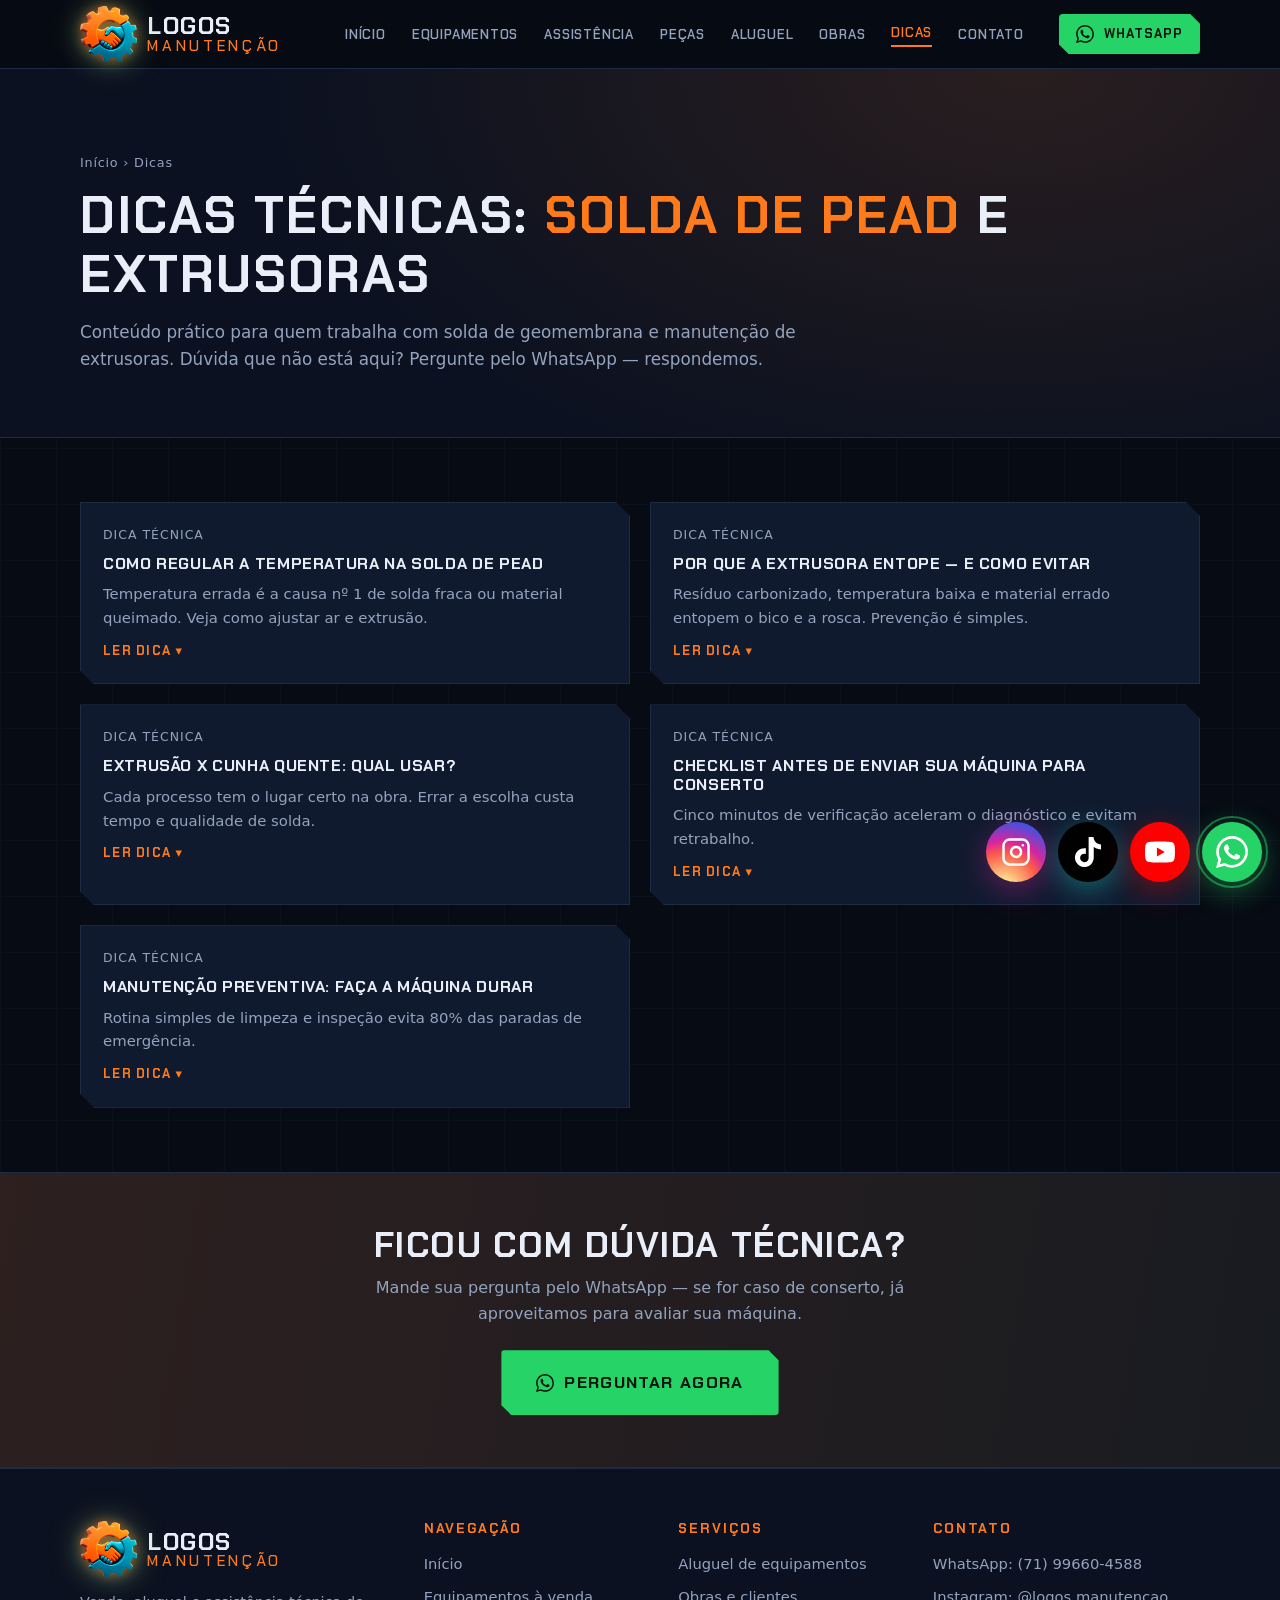
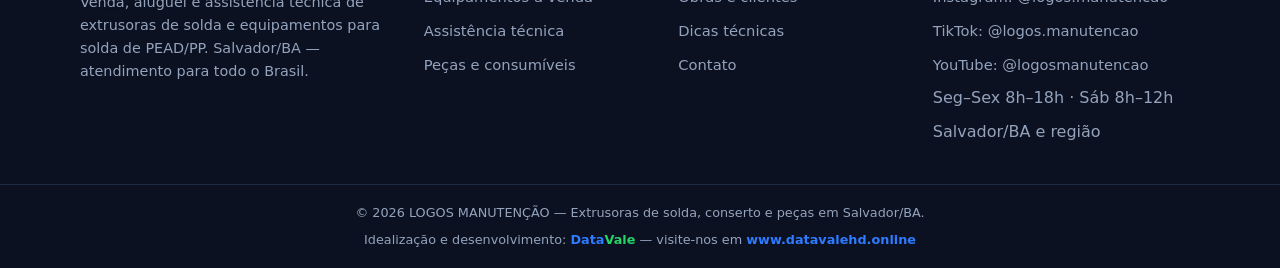
<file: dicas.html>
<!DOCTYPE html>
<html lang="pt-BR">
<head>
<meta charset="UTF-8">
<meta name="viewport" content="width=device-width, initial-scale=1">
<title>Dicas Técnicas: Solda de PEAD e Extrusoras de Solda | LOGOS Manutenção</title>
<meta name="description" content="Como regular a temperatura na solda de PEAD, por que a extrusora entope, cordão certo PEAD x PP e manutenção preventiva de extrusoras de solda.">
<link rel="preconnect" href="https://fonts.googleapis.com">
<link rel="preconnect" href="https://fonts.gstatic.com" crossorigin>
<link href="https://fonts.googleapis.com/css2?family=Chakra+Petch:wght@400;600;700&display=swap" rel="stylesheet">
<link rel="stylesheet" href="assets/css/style.css">
<link rel="icon" type="image/png" href="assets/img/logo-simbolo.png">
</head>
<body>

<header class="header">
  <div class="container header-in">
    <a class="logo" href="index.html" aria-label="LOGOS Manutenção — início">
      <span class="logo-3d"><img class="logo-mark" src="assets/img/logo-simbolo.png" alt="" width="59" height="56"></span>
      <span class="logo-txt">LOGOS<small>Manutenção</small></span>
    </a>
    <button class="menu-btn" aria-expanded="false" aria-label="Abrir menu">
      <svg width="22" height="22" viewBox="0 0 24 24" fill="none" stroke="currentColor" stroke-width="2" stroke-linecap="round"><path d="M3 6h18M3 12h18M3 18h18"/></svg>
    </button>
    <nav class="nav" aria-label="Navegação principal">
      <a href="index.html">Início</a>
      <a href="equipamentos.html">Equipamentos</a>
      <a href="assistencia.html">Assistência</a>
      <a href="pecas.html">Peças</a>
      <a href="aluguel.html">Aluguel</a>
      <a href="obras.html">Obras</a>
      <a href="dicas.html" aria-current="page">Dicas</a>
      <a href="contato.html">Contato</a>
    </nav>
    <a class="btn btn-wa btn-sm" data-wa data-msg="Olá! Vim pelo site da LOGOS MANUTENÇÃO e quero falar com um atendente.">
      <svg width="18" height="18" viewBox="0 0 24 24" aria-hidden="true"><path fill="currentColor" d="M17.472 14.382c-.297-.149-1.758-.867-2.03-.967-.273-.099-.471-.148-.67.15-.197.297-.767.966-.94 1.164-.173.199-.347.223-.644.075-.297-.15-1.255-.463-2.39-1.475-.883-.788-1.48-1.761-1.653-2.059-.173-.297-.018-.458.13-.606.134-.133.298-.347.446-.52.149-.174.198-.298.298-.497.099-.198.05-.371-.025-.52-.075-.149-.669-1.612-.916-2.207-.242-.579-.487-.5-.669-.51-.173-.008-.371-.01-.57-.01-.198 0-.52.074-.792.372-.272.297-1.04 1.016-1.04 2.479 0 1.462 1.065 2.875 1.213 3.074.149.198 2.096 3.2 5.077 4.487.709.306 1.262.489 1.694.625.712.227 1.36.195 1.871.118.571-.085 1.758-.719 2.006-1.413.248-.694.248-1.289.173-1.413-.074-.124-.272-.198-.57-.347m-5.421 7.403h-.004a9.87 9.87 0 01-5.031-1.378l-.361-.214-3.741.982.998-3.648-.235-.374a9.86 9.86 0 01-1.51-5.26c.001-5.45 4.436-9.884 9.888-9.884 2.64 0 5.122 1.03 6.988 2.898a9.825 9.825 0 012.893 6.994c-.003 5.45-4.437 9.884-9.885 9.884m8.413-18.297A11.815 11.815 0 0012.05 0C5.495 0 .16 5.335.157 11.892c0 2.096.547 4.142 1.588 5.945L.057 24l6.305-1.654a11.882 11.882 0 005.683 1.448h.005c6.554 0 11.89-5.335 11.893-11.893a11.821 11.821 0 00-3.48-8.413z"/></svg>
      WhatsApp
    </a>
  </div>
</header>

<main>

  <section class="page-head">
    <div class="container">
      <nav class="crumbs" aria-label="Trilha de navegação"><a href="index.html">Início</a> › Dicas</nav>
      <h1>Dicas técnicas: <span class="hl">solda de PEAD</span> e extrusoras</h1>
      <p class="lead">Conteúdo prático para quem trabalha com solda de geomembrana e manutenção de extrusoras. Dúvida que não está aqui? Pergunte pelo WhatsApp — respondemos.</p>
    </div>
  </section>

  <section class="section">
    <div class="container">
      <div class="grid grid-2">
        <details class="card tip-card">
          <summary class="card-body" style="cursor:pointer;list-style:none">
            <span class="tip-meta">Dica técnica</span>
            <h3>Como regular a temperatura na solda de PEAD</h3>
            <p>Temperatura errada é a causa nº 1 de solda fraca ou material queimado. Veja como ajustar ar e extrusão.</p>
            <span class="go hl" style="font-family:var(--font-display);font-size:.8rem;font-weight:700;letter-spacing:.1em;text-transform:uppercase">Ler dica ▾</span>
          </summary>
          <div class="card-body" style="border-top:1px solid var(--line)">
            <p class="muted">A solda de PEAD por extrusão depende de três temperaturas trabalhando juntas: o ar quente que pré-aquece o substrato, o plástico extrudido e a manta. Regras práticas:</p>
            <ul class="check-list" style="margin-top:12px">
              <li>PEAD geralmente solda bem entre 220 °C e 280 °C no material extrudido — siga a recomendação do fabricante da manta</li>
              <li>Superfície úmida, suja ou fria derruba a qualidade: limpe e seque a faixa de solda</li>
              <li>Cordão com brilho fosco e bolhas = temperatura baixa ou velocidade alta demais</li>
              <li>Fumaça, cheiro forte e cordão amarelado = temperatura alta — o PEAD degrada e a solda enfraquece</li>
            </ul>
            <p class="muted" style="margin-top:12px">Faça sempre um corpo de prova antes de iniciar a solda de produção e teste o cordão por torção/descascamento.</p>
          </div>
        </details>
        <details class="card tip-card">
          <summary class="card-body" style="cursor:pointer;list-style:none">
            <span class="tip-meta">Dica técnica</span>
            <h3>Por que a extrusora entope — e como evitar</h3>
            <p>Resíduo carbonizado, temperatura baixa e material errado entopem o bico e a rosca. Prevenção é simples.</p>
            <span class="go hl" style="font-family:var(--font-display);font-size:.8rem;font-weight:700;letter-spacing:.1em;text-transform:uppercase">Ler dica ▾</span>
          </summary>
          <div class="card-body" style="border-top:1px solid var(--line)">
            <p class="muted">Entupimento quase sempre vem de uma destas causas:</p>
            <ul class="check-list" style="margin-top:12px">
              <li>Plástico queimado acumulado no bico por desligar sem purgar — ao terminar, extrude material novo até sair limpo</li>
              <li>Cordão de solda de material diferente do equipamento (PP em máquina regulada para PEAD, ou vice-versa)</li>
              <li>Temperatura baixa demais: o material não plastifica e empaca na rosca</li>
              <li>Cordão úmido ou sujo — armazene os consumíveis em local seco e fechado</li>
            </ul>
            <p class="muted" style="margin-top:12px">Nunca use objeto metálico pontiagudo para desobstruir o bico quente: risque apenas com espátula de madeira/teflon ou aqueça e purgue. Se o entupimento persistir, a rosca pode estar desgastada — traga para avaliação.</p>
          </div>
        </details>
        <details class="card tip-card">
          <summary class="card-body" style="cursor:pointer;list-style:none">
            <span class="tip-meta">Dica técnica</span>
            <h3>Extrusão x cunha quente: qual usar?</h3>
            <p>Cada processo tem o lugar certo na obra. Errar a escolha custa tempo e qualidade de solda.</p>
            <span class="go hl" style="font-family:var(--font-display);font-size:.8rem;font-weight:700;letter-spacing:.1em;text-transform:uppercase">Ler dica ▾</span>
          </summary>
          <div class="card-body" style="border-top:1px solid var(--line)">
            <p class="muted">Resumo direto para decidir:</p>
            <ul class="check-list" style="margin-top:12px">
              <li><b>Cunha quente</b>: emendas longas e retas entre mantas — rápida, uniforme e com canal para teste de pressão (dupla solda)</li>
              <li><b>Extrusão</b>: detalhes, cantos, remendos, solda de tubulações/inserts e sobreposições onde a cunha não alcança</li>
              <li>Na prática, a obra completa usa as duas: cunha nas emendas corridas e extrusão nos arremates</li>
            </ul>
            <p class="muted" style="margin-top:12px">Para reparo de furos e rasgos em manta já instalada, a extrusora é a única opção viável.</p>
          </div>
        </details>
        <details class="card tip-card">
          <summary class="card-body" style="cursor:pointer;list-style:none">
            <span class="tip-meta">Dica técnica</span>
            <h3>Checklist antes de enviar sua máquina para conserto</h3>
            <p>Cinco minutos de verificação aceleram o diagnóstico e evitam retrabalho.</p>
            <span class="go hl" style="font-family:var(--font-display);font-size:.8rem;font-weight:700;letter-spacing:.1em;text-transform:uppercase">Ler dica ▾</span>
          </summary>
          <div class="card-body" style="border-top:1px solid var(--line)">
            <p class="muted">Antes de mandar a extrusora para a assistência:</p>
            <ul class="check-list" style="margin-top:12px">
              <li>Anote marca, modelo e número de série (plaqueta de identificação)</li>
              <li>Descreva o defeito com detalhes: quando começou, o que acontece, o que já foi tentado</li>
              <li>Fotografe a máquina inteira, a plaqueta e o defeito (bico, cabo, painel)</li>
              <li>Envie junto os acessórios que acompanham (bicos extras, chave, maleta)</li>
              <li>Limpe o equipamento — excesso de plástico grudado dificulta a avaliação</li>
            </ul>
            <p class="muted" style="margin-top:12px">Use nosso <a href="assistencia.html#orcamento">formulário de conserto</a>: ele monta a mensagem pronta no WhatsApp.</p>
          </div>
        </details>
        <details class="card tip-card">
          <summary class="card-body" style="cursor:pointer;list-style:none">
            <span class="tip-meta">Dica técnica</span>
            <h3>Manutenção preventiva: faça a máquina durar</h3>
            <p>Rotina simples de limpeza e inspeção evita 80% das paradas de emergência.</p>
            <span class="go hl" style="font-family:var(--font-display);font-size:.8rem;font-weight:700;letter-spacing:.1em;text-transform:uppercase">Ler dica ▾</span>
          </summary>
          <div class="card-body" style="border-top:1px solid var(--line)">
            <p class="muted">Rotina recomendada para quem usa a extrusora todo dia:</p>
            <ul class="check-list" style="margin-top:12px">
              <li><b>Todo fim de uso:</b> purgar o material, limpar bico e sapatas ainda mornos (nunca frios e encrostados)</li>
              <li><b>Semanal:</b> verificar escovas de carvão do motor, aperto de parafusos e estado do cabo elétrico</li>
              <li><b>Mensal:</b> conferir temperatura com termômetro de contato — sensor descalibrado queima material e solda</li>
              <li><b>Contínuo:</b> usar apenas consumíveis secos e limpos, e nunca forçar a extrusão com material empacado</li>
            </ul>
            <p class="muted" style="margin-top:12px">Oferecemos revisão preventiva com reteste de solda — vale a pena antes de obras longas. Consulte pelo WhatsApp.</p>
          </div>
        </details>
      </div>
    </div>
  </section>

  <section class="cta-band">
    <div class="container">
      <h2>Ficou com dúvida técnica?</h2>
      <p>Mande sua pergunta pelo WhatsApp — se for caso de conserto, já aproveitamos para avaliar sua máquina.</p>
      <div style="display:flex;gap:12px;justify-content:center;flex-wrap:wrap">
        <a class="btn btn-wa btn-lg" data-wa data-msg="Olá! Tenho uma dúvida técnica sobre solda de PEAD / minha extrusora."><svg width="18" height="18" viewBox="0 0 24 24" aria-hidden="true"><path fill="currentColor" d="M17.472 14.382c-.297-.149-1.758-.867-2.03-.967-.273-.099-.471-.148-.67.15-.197.297-.767.966-.94 1.164-.173.199-.347.223-.644.075-.297-.15-1.255-.463-2.39-1.475-.883-.788-1.48-1.761-1.653-2.059-.173-.297-.018-.458.13-.606.134-.133.298-.347.446-.52.149-.174.198-.298.298-.497.099-.198.05-.371-.025-.52-.075-.149-.669-1.612-.916-2.207-.242-.579-.487-.5-.669-.51-.173-.008-.371-.01-.57-.01-.198 0-.52.074-.792.372-.272.297-1.04 1.016-1.04 2.479 0 1.462 1.065 2.875 1.213 3.074.149.198 2.096 3.2 5.077 4.487.709.306 1.262.489 1.694.625.712.227 1.36.195 1.871.118.571-.085 1.758-.719 2.006-1.413.248-.694.248-1.289.173-1.413-.074-.124-.272-.198-.57-.347m-5.421 7.403h-.004a9.87 9.87 0 01-5.031-1.378l-.361-.214-3.741.982.998-3.648-.235-.374a9.86 9.86 0 01-1.51-5.26c.001-5.45 4.436-9.884 9.888-9.884 2.64 0 5.122 1.03 6.988 2.898a9.825 9.825 0 012.893 6.994c-.003 5.45-4.437 9.884-9.885 9.884m8.413-18.297A11.815 11.815 0 0012.05 0C5.495 0 .16 5.335.157 11.892c0 2.096.547 4.142 1.588 5.945L.057 24l6.305-1.654a11.882 11.882 0 005.683 1.448h.005c6.554 0 11.89-5.335 11.893-11.893a11.821 11.821 0 00-3.48-8.413z"/></svg> Perguntar agora</a>
      </div>
    </div>
  </section>

</main>

<footer class="footer">
  <div class="container">
    <div class="footer-grid">
      <div>
        <div class="footer-brand">
          <span class="logo-3d"><img class="logo-mark" src="assets/img/logo-simbolo.png" alt="" width="59" height="56"></span>
          <span class="logo-txt">LOGOS<small>Manutenção</small></span>
        </div>
        <p>Venda, aluguel e assistência técnica de extrusoras de solda e equipamentos para solda de PEAD/PP. Salvador/BA — atendimento para todo o Brasil.</p>
      </div>
      <div>
        <h3>Navegação</h3>
        <ul>
          <li><a href="index.html">Início</a></li>
          <li><a href="equipamentos.html">Equipamentos à venda</a></li>
          <li><a href="assistencia.html">Assistência técnica</a></li>
          <li><a href="pecas.html">Peças e consumíveis</a></li>
        </ul>
      </div>
      <div>
        <h3>Serviços</h3>
        <ul>
          <li><a href="aluguel.html">Aluguel de equipamentos</a></li>
          <li><a href="obras.html">Obras e clientes</a></li>
          <li><a href="dicas.html">Dicas técnicas</a></li>
          <li><a href="contato.html">Contato</a></li>
        </ul>
      </div>
      <div>
        <h3>Contato</h3>
        <ul>
          <li><a data-wa data-msg="Olá! Vim pelo site da LOGOS MANUTENÇÃO.">WhatsApp: (71) 99660-4588</a></li>
          <li><a href="https://www.instagram.com/logos.manutencao/" target="_blank" rel="noopener">Instagram: @logos.manutencao</a></li>
          <li><a href="https://www.tiktok.com/@logos.manutencao?_r=1&_t=ZS-9BhvENgblJO" target="_blank" rel="noopener">TikTok: @logos.manutencao</a></li>
          <li><a href="https://www.youtube.com/@logosmanutencao" target="_blank" rel="noopener">YouTube: @logosmanutencao</a></li>
          <li><span class="muted">Seg–Sex 8h–18h · Sáb 8h–12h</span></li>
          <li><span class="muted">Salvador/BA e região</span></li>
        </ul>
      </div>
    </div>
  </div>
  <div class="footer-bottom">
    <div>© <span data-year>2026</span> LOGOS MANUTENÇÃO — Extrusoras de solda, conserto e peças em Salvador/BA.</div>
    <div style="margin-top:6px">Idealização e desenvolvimento: <a href="https://www.datavalehd.online" target="_blank" rel="noopener"><span style="color:#2f7bff;font-weight:600">Data</span><span style="color:#25d366;font-weight:600">Vale</span></a> — visite-nos em <a href="https://www.datavalehd.online" target="_blank" rel="noopener" style="color:#2f7bff;font-weight:600">www.datavalehd.online</a></div>
  </div>
</footer>

<div class="float-bar">
  <a class="ig-float" href="https://www.instagram.com/logos.manutencao/" target="_blank" rel="noopener" aria-label="Instagram @logos.manutencao">
    <svg viewBox="0 0 24 24" fill="none" stroke="#fff" stroke-width="2" stroke-linecap="round" stroke-linejoin="round" aria-hidden="true"><rect x="2" y="2" width="20" height="20" rx="5"/><path d="M16 11.37A4 4 0 1 1 12.63 8 4 4 0 0 1 16 11.37z"/><line x1="17.5" y1="6.5" x2="17.51" y2="6.5"/></svg>
  </a>
<a class="tt-float" href="https://www.tiktok.com/@logos.manutencao?_r=1&_t=ZS-9BhvENgblJO" target="_blank" rel="noopener" aria-label="TikTok @logos.manutencao">
  <svg viewBox="0 0 24 24" fill="#fff" aria-hidden="true"><path d="M12.525.02c1.31-.02 2.61-.01 3.91-.02.08 1.53.63 3.09 1.75 4.17 1.12 1.11 2.7 1.62 4.24 1.79v4.03c-1.44-.05-2.89-.35-4.2-.97-.57-.26-1.1-.59-1.62-.93-.01 2.92.01 5.84-.02 8.75-.08 1.4-.54 2.79-1.35 3.94-1.31 1.92-3.58 3.17-5.91 3.21-1.43.08-2.86-.31-4.08-1.03-2.02-1.19-3.44-3.37-3.65-5.71-.02-.5-.03-1-.01-1.49.18-1.9 1.12-3.72 2.58-4.96 1.66-1.44 3.98-2.13 6.15-1.72.02 1.48-.04 2.96-.04 4.44-.99-.32-2.15-.23-3.02.37-.63.41-1.11 1.04-1.36 1.75-.21.51-.15 1.07-.14 1.61.24 1.64 1.82 3.02 3.5 2.87 1.12-.01 2.19-.66 2.77-1.61.19-.33.4-.67.41-1.06.1-1.79.06-3.57.07-5.36.01-4.03-.01-8.05.02-12.07z"/></svg>
</a>
<a class="yt-float" href="https://www.youtube.com/@logosmanutencao" target="_blank" rel="noopener" aria-label="YouTube @logosmanutencao">
  <svg viewBox="0 0 24 24" fill="#fff" aria-hidden="true"><path d="M23.498 6.186a3.016 3.016 0 0 0-2.122-2.136C19.505 3.545 12 3.545 12 3.545s-7.505 0-9.377.505A3.017 3.017 0 0 0 .502 6.186C0 8.07 0 12 0 12s0 3.93.502 5.814a3.016 3.016 0 0 0 2.122 2.136c1.871.505 9.376.505 9.376.505s7.505 0 9.377-.505a3.015 3.015 0 0 0 2.122-2.136C24 15.93 24 12 24 12s0-3.93-.502-5.814zM9.545 15.568V8.432L15.818 12l-6.273 3.568z"/></svg>
</a>
<a class="wa-float" data-wa data-msg="Olá! Vim pelo site da LOGOS MANUTENÇÃO e quero um atendimento." aria-label="Falar no WhatsApp">
  <svg viewBox="0 0 24 24" aria-hidden="true"><path d="M17.472 14.382c-.297-.149-1.758-.867-2.03-.967-.273-.099-.471-.148-.67.15-.197.297-.767.966-.94 1.164-.173.199-.347.223-.644.075-.297-.15-1.255-.463-2.39-1.475-.883-.788-1.48-1.761-1.653-2.059-.173-.297-.018-.458.13-.606.134-.133.298-.347.446-.52.149-.174.198-.298.298-.497.099-.198.05-.371-.025-.52-.075-.149-.669-1.612-.916-2.207-.242-.579-.487-.5-.669-.51-.173-.008-.371-.01-.57-.01-.198 0-.52.074-.792.372-.272.297-1.04 1.016-1.04 2.479 0 1.462 1.065 2.875 1.213 3.074.149.198 2.096 3.2 5.077 4.487.709.306 1.262.489 1.694.625.712.227 1.36.195 1.871.118.571-.085 1.758-.719 2.006-1.413.248-.694.248-1.289.173-1.413-.074-.124-.272-.198-.57-.347m-5.421 7.403h-.004a9.87 9.87 0 01-5.031-1.378l-.361-.214-3.741.982.998-3.648-.235-.374a9.86 9.86 0 01-1.51-5.26c.001-5.45 4.436-9.884 9.888-9.884 2.64 0 5.122 1.03 6.988 2.898a9.825 9.825 0 012.893 6.994c-.003 5.45-4.437 9.884-9.885 9.884m8.413-18.297A11.815 11.815 0 0012.05 0C5.495 0 .16 5.335.157 11.892c0 2.096.547 4.142 1.588 5.945L.057 24l6.305-1.654a11.882 11.882 0 005.683 1.448h.005c6.554 0 11.89-5.335 11.893-11.893a11.821 11.821 0 00-3.48-8.413z"/></svg>
</a>
</div>

<script src="assets/js/site.js"></script>
</body>
</html>
</file>
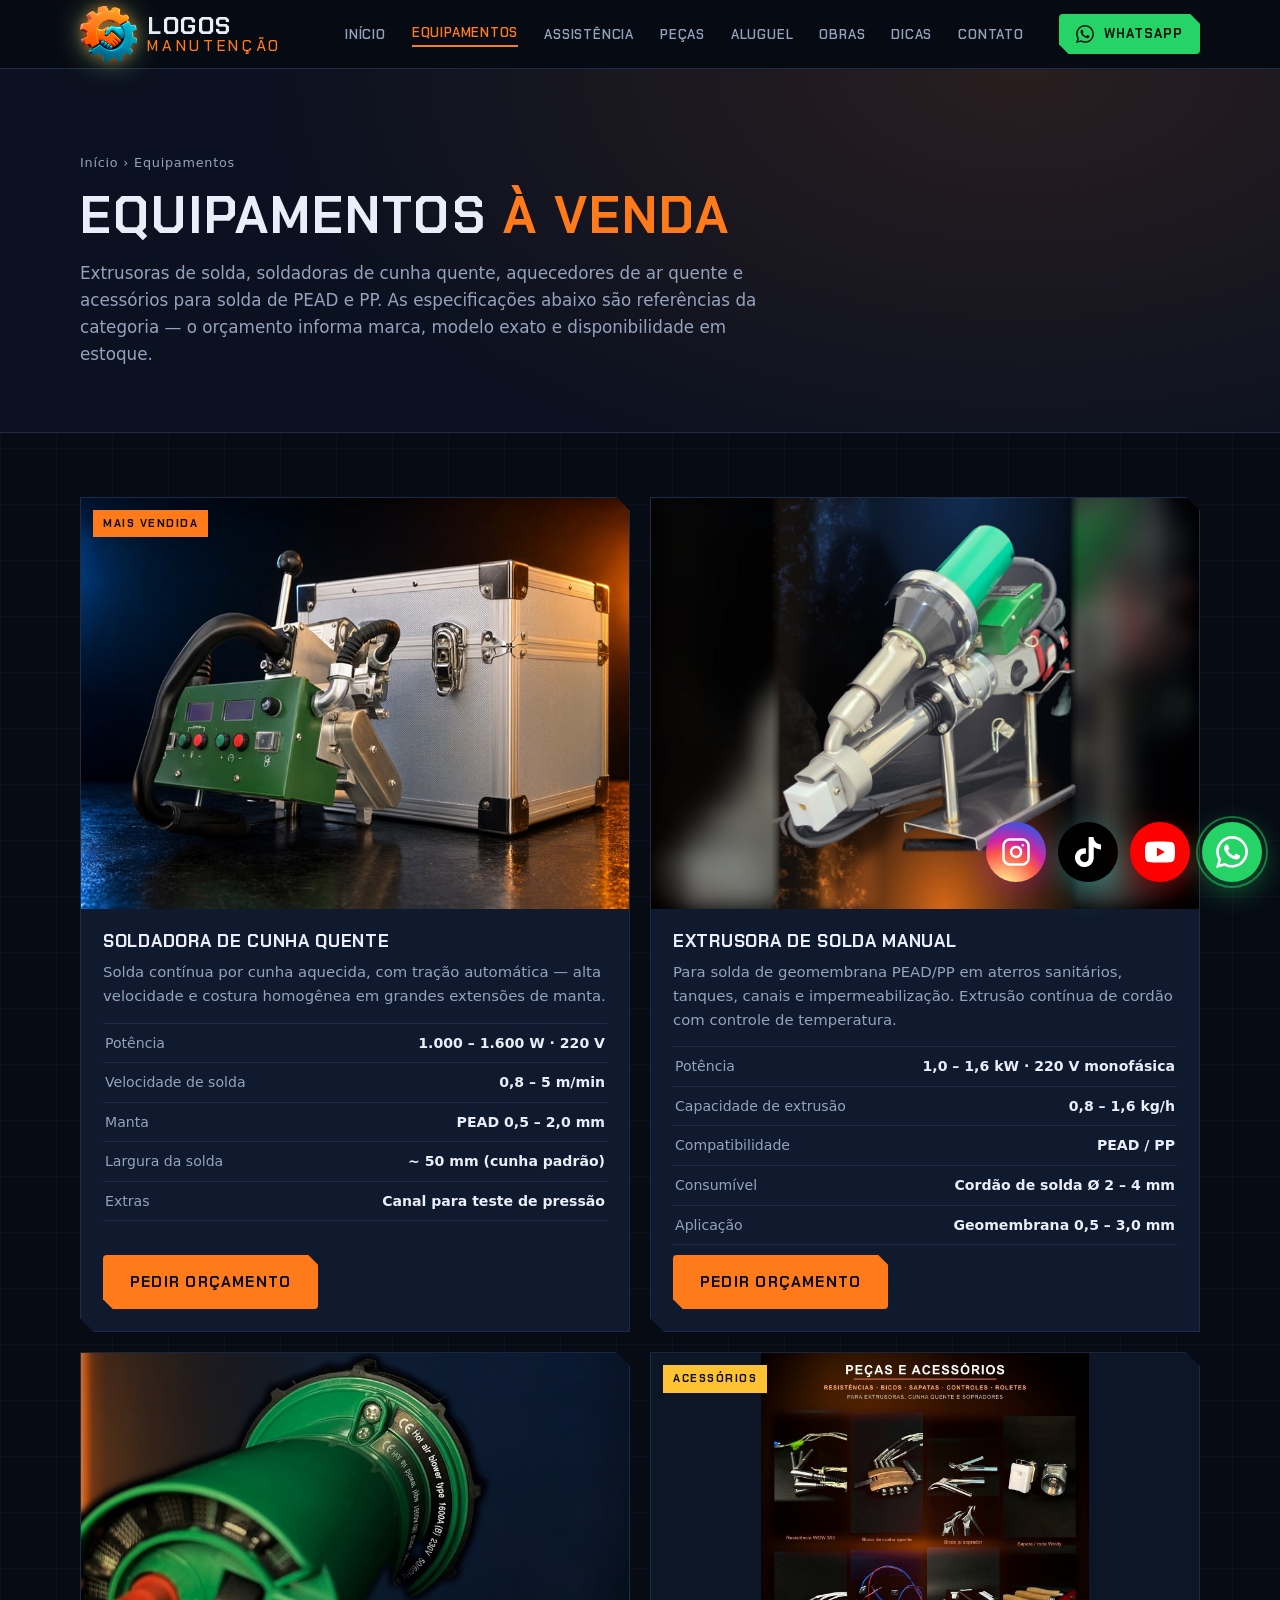
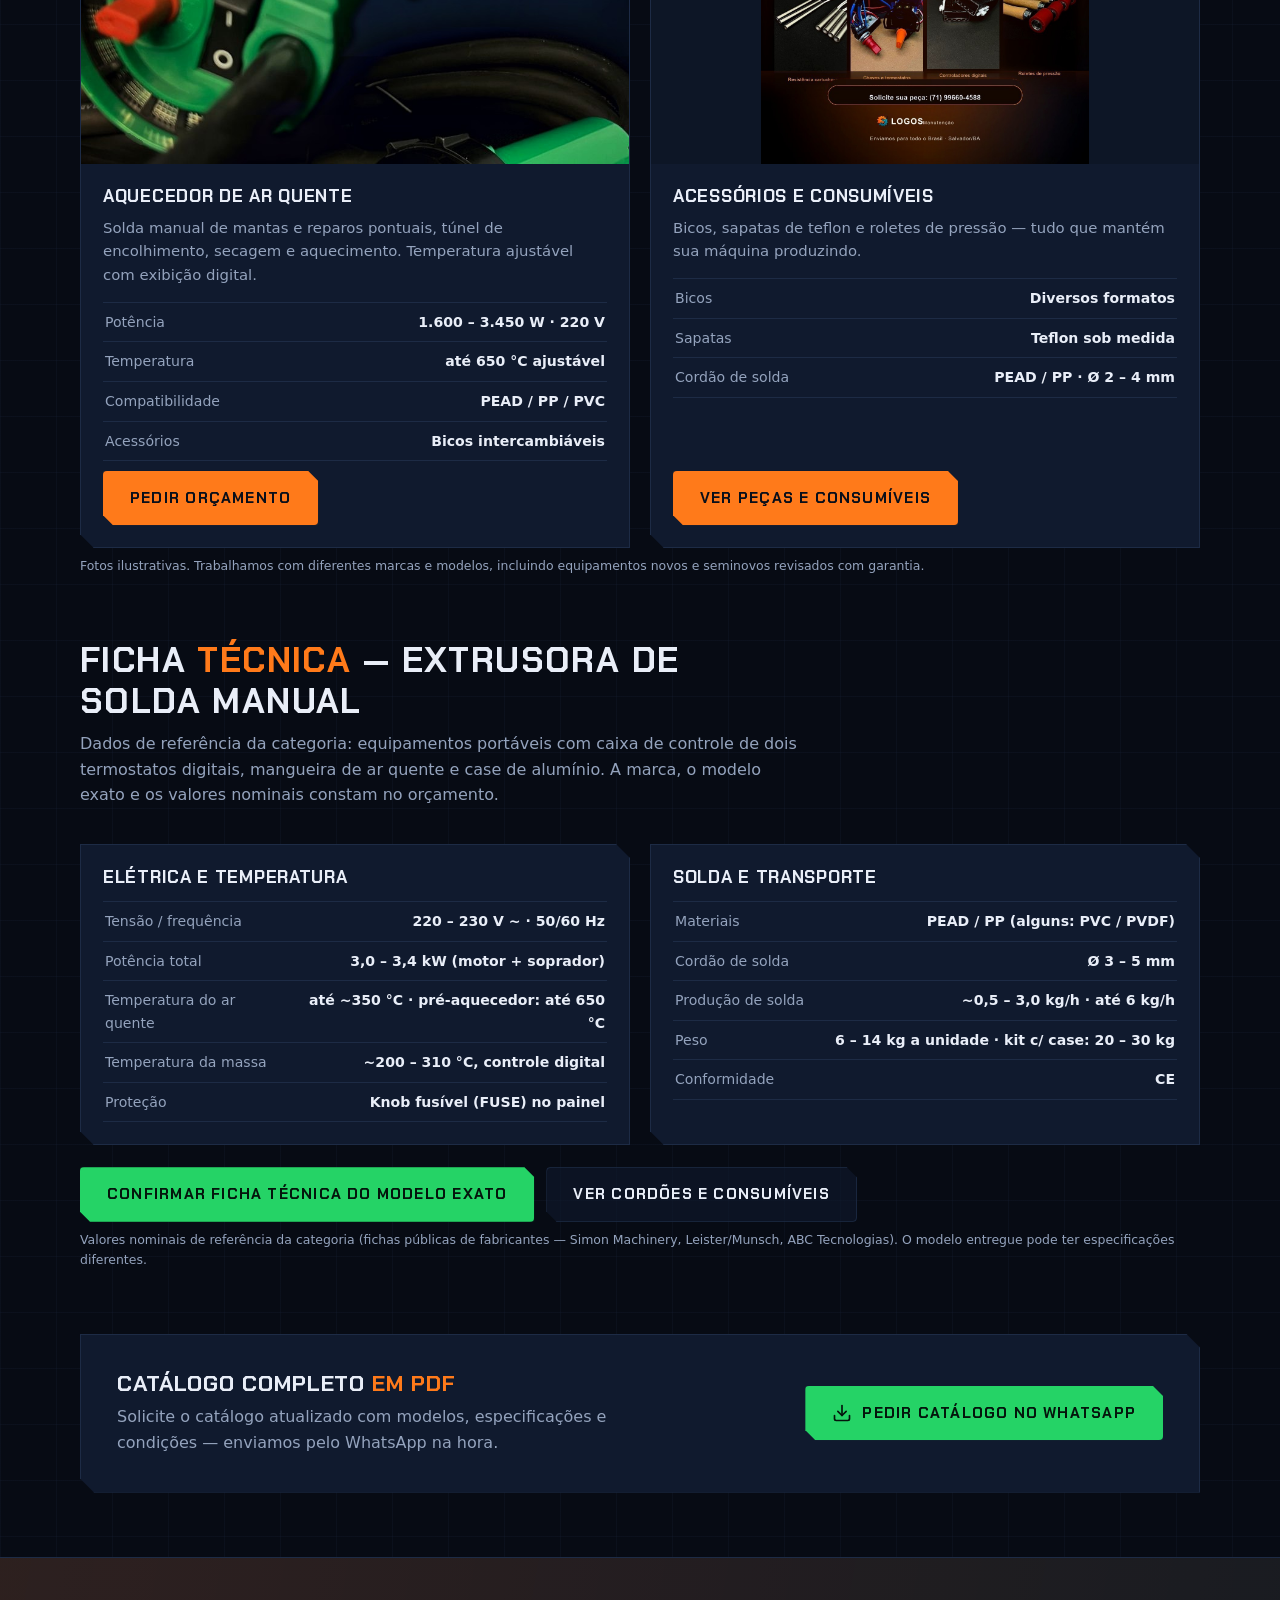
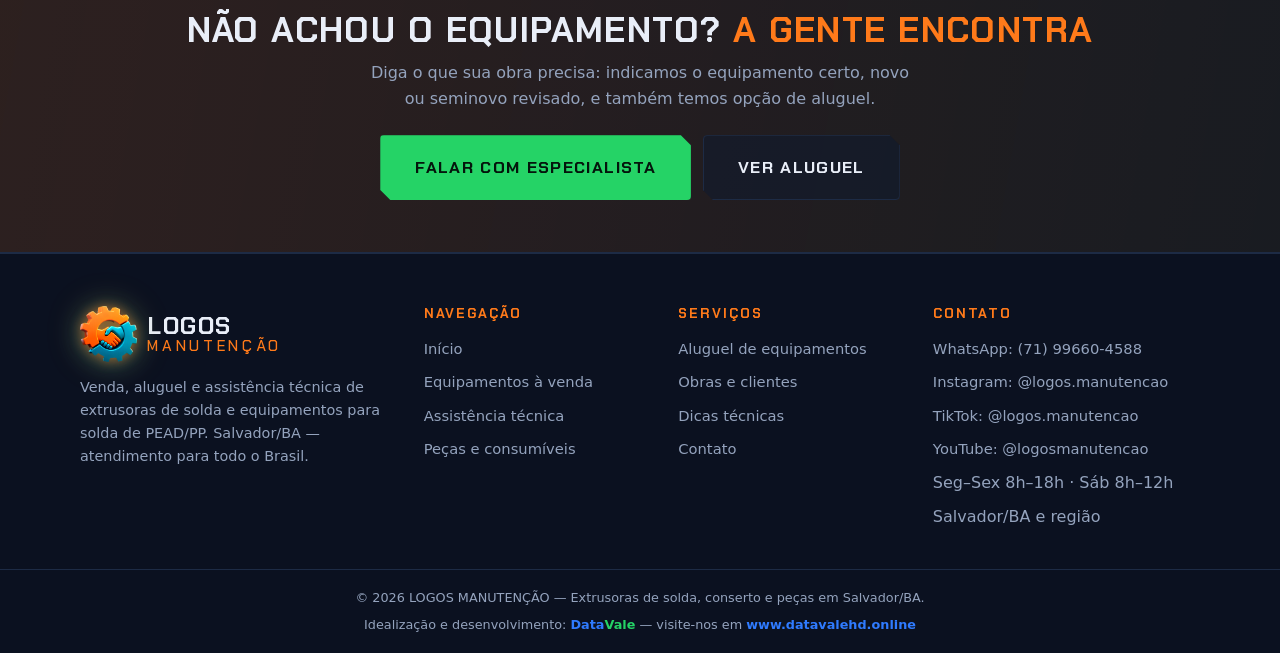
<file: equipamentos.html>
<!DOCTYPE html>
<html lang="pt-BR">
<head>
<meta charset="UTF-8">
<meta name="viewport" content="width=device-width, initial-scale=1">
<title>Equipamentos à Venda — Extrusoras de Solda e Cunha Quente | LOGOS Manutenção</title>
<meta name="description" content="Extrusoras de solda, soldadoras de cunha quente, aquecedores de ar quente e acessórios para solda de PEAD/PP. Ficha técnica e orçamento rápido pelo WhatsApp em Salvador/BA.">
<link rel="preconnect" href="https://fonts.googleapis.com">
<link rel="preconnect" href="https://fonts.gstatic.com" crossorigin>
<link href="https://fonts.googleapis.com/css2?family=Chakra+Petch:wght@400;600;700&display=swap" rel="stylesheet">
<link rel="stylesheet" href="assets/css/style.css">
<link rel="icon" type="image/png" href="assets/img/logo-simbolo.png">
</head>
<body>

<header class="header">
  <div class="container header-in">
    <a class="logo" href="index.html" aria-label="LOGOS Manutenção — início">
      <span class="logo-3d"><img class="logo-mark" src="assets/img/logo-simbolo.png" alt="" width="59" height="56"></span>
      <span class="logo-txt">LOGOS<small>Manutenção</small></span>
    </a>
    <button class="menu-btn" aria-expanded="false" aria-label="Abrir menu">
      <svg width="22" height="22" viewBox="0 0 24 24" fill="none" stroke="currentColor" stroke-width="2" stroke-linecap="round"><path d="M3 6h18M3 12h18M3 18h18"/></svg>
    </button>
    <nav class="nav" aria-label="Navegação principal">
      <a href="index.html">Início</a>
      <a href="equipamentos.html" aria-current="page">Equipamentos</a>
      <a href="assistencia.html">Assistência</a>
      <a href="pecas.html">Peças</a>
      <a href="aluguel.html">Aluguel</a>
      <a href="obras.html">Obras</a>
      <a href="dicas.html">Dicas</a>
      <a href="contato.html">Contato</a>
    </nav>
    <a class="btn btn-wa btn-sm" data-wa data-msg="Olá! Vim pelo site da LOGOS MANUTENÇÃO e quero falar com um atendente.">
      <svg width="18" height="18" viewBox="0 0 24 24" aria-hidden="true"><path fill="currentColor" d="M17.472 14.382c-.297-.149-1.758-.867-2.03-.967-.273-.099-.471-.148-.67.15-.197.297-.767.966-.94 1.164-.173.199-.347.223-.644.075-.297-.15-1.255-.463-2.39-1.475-.883-.788-1.48-1.761-1.653-2.059-.173-.297-.018-.458.13-.606.134-.133.298-.347.446-.52.149-.174.198-.298.298-.497.099-.198.05-.371-.025-.52-.075-.149-.669-1.612-.916-2.207-.242-.579-.487-.5-.669-.51-.173-.008-.371-.01-.57-.01-.198 0-.52.074-.792.372-.272.297-1.04 1.016-1.04 2.479 0 1.462 1.065 2.875 1.213 3.074.149.198 2.096 3.2 5.077 4.487.709.306 1.262.489 1.694.625.712.227 1.36.195 1.871.118.571-.085 1.758-.719 2.006-1.413.248-.694.248-1.289.173-1.413-.074-.124-.272-.198-.57-.347m-5.421 7.403h-.004a9.87 9.87 0 01-5.031-1.378l-.361-.214-3.741.982.998-3.648-.235-.374a9.86 9.86 0 01-1.51-5.26c.001-5.45 4.436-9.884 9.888-9.884 2.64 0 5.122 1.03 6.988 2.898a9.825 9.825 0 012.893 6.994c-.003 5.45-4.437 9.884-9.885 9.884m8.413-18.297A11.815 11.815 0 0012.05 0C5.495 0 .16 5.335.157 11.892c0 2.096.547 4.142 1.588 5.945L.057 24l6.305-1.654a11.882 11.882 0 005.683 1.448h.005c6.554 0 11.89-5.335 11.893-11.893a11.821 11.821 0 00-3.48-8.413z"/></svg>
      WhatsApp
    </a>
  </div>
</header>

<main>
  <section class="page-head">
    <div class="container">
      <nav class="crumbs" aria-label="Trilha de navegação"><a href="index.html">Início</a> › Equipamentos</nav>
      <h1>Equipamentos <span class="hl">à venda</span></h1>
      <p class="lead">Extrusoras de solda, soldadoras de cunha quente, aquecedores de ar quente e acessórios para solda de PEAD e PP. As especificações abaixo são referências da categoria — o orçamento informa marca, modelo exato e disponibilidade em estoque.</p>
    </div>
  </section>

  <section class="section">
    <div class="container">
      <div class="grid grid-2">
        <article class="card">
          <div class="card-img"><span class="tag">Mais vendida</span><img src="assets/img/prod-extrusora.jpg" alt="Soldadora de cunha quente com painel verde e case de transporte em alumínio" loading="lazy" width="800" height="600"></div>
          <div class="card-body">
            <h3>Soldadora de cunha quente</h3>
            <p>Solda contínua por cunha aquecida, com tração automática — alta velocidade e costura homogênea em grandes extensões de manta.</p>
            <ul class="spec">
              <li><span>Potência</span><span>1.000 – 1.600 W · 220 V</span></li>
              <li><span>Velocidade de solda</span><span>0,8 – 5 m/min</span></li>
              <li><span>Manta</span><span>PEAD 0,5 – 2,0 mm</span></li>
              <li><span>Largura da solda</span><span>~ 50 mm (cunha padrão)</span></li>
              <li><span>Extras</span><span>Canal para teste de pressão</span></li>
            </ul>
            <a class="btn btn-primary" data-wa data-msg="Olá! Quero um orçamento de uma SOLDADORA DE CUNHA QUENTE. Podem me informar modelos disponíveis e valores?">Pedir orçamento</a>
          </div>
        </article>
        <article class="card">
          <div class="card-img"><img src="assets/img/prod-cunha-quente.jpg" alt="Extrusora de solda manual para geomembrana" loading="lazy" width="800" height="600"></div>
          <div class="card-body">
            <h3>Extrusora de solda manual</h3>
            <p>Para solda de geomembrana PEAD/PP em aterros sanitários, tanques, canais e impermeabilização. Extrusão contínua de cordão com controle de temperatura.</p>
            <ul class="spec">
              <li><span>Potência</span><span>1,0 – 1,6 kW · 220 V monofásica</span></li>
              <li><span>Capacidade de extrusão</span><span>0,8 – 1,6 kg/h</span></li>
              <li><span>Compatibilidade</span><span>PEAD / PP</span></li>
              <li><span>Consumível</span><span>Cordão de solda Ø 2 – 4 mm</span></li>
              <li><span>Aplicação</span><span>Geomembrana 0,5 – 3,0 mm</span></li>
            </ul>
            <a class="btn btn-primary" data-wa data-msg="Olá! Quero um orçamento de uma EXTRUSORA DE SOLDA MANUAL. Podem me informar modelos disponíveis e valores?">Pedir orçamento</a>
          </div>
        </article>
        <article class="card">
          <div class="card-img"><video src="assets/video/soprador.mp4" width="1280" height="720" poster="assets/img/prod-ar-quente.jpg" muted autoplay loop playsinline preload="metadata" aria-label="Vídeo do aquecedor de ar quente industrial para solda plástica" style="object-fit:cover"></video></div>
          <div class="card-body">
            <h3>Aquecedor de ar quente</h3>
            <p>Solda manual de mantas e reparos pontuais, túnel de encolhimento, secagem e aquecimento. Temperatura ajustável com exibição digital.</p>
            <ul class="spec">
              <li><span>Potência</span><span>1.600 – 3.450 W · 220 V</span></li>
              <li><span>Temperatura</span><span>até 650 °C ajustável</span></li>
              <li><span>Compatibilidade</span><span>PEAD / PP / PVC</span></li>
              <li><span>Acessórios</span><span>Bicos intercambiáveis</span></li>
            </ul>
            <a class="btn btn-primary" data-wa data-msg="Olá! Quero um orçamento de um AQUECEDOR DE AR QUENTE. Podem me informar modelos disponíveis e valores?">Pedir orçamento</a>
          </div>
        </article>
        <article class="card">
          <div class="card-img"><span class="tag alt">Acessórios</span><img src="assets/img/pecas.jpg" alt="Acessórios e consumíveis para extrusoras de solda" loading="lazy" width="1080" height="1350" style="object-fit:contain"></div>
          <div class="card-body">
            <h3>Acessórios e consumíveis</h3>
            <p>Bicos, sapatas de teflon e roletes de pressão — tudo que mantém sua máquina produzindo.</p>
            <ul class="spec">
              <li><span>Bicos</span><span>Diversos formatos</span></li>
              <li><span>Sapatas</span><span>Teflon sob medida</span></li>
              <li><span>Cordão de solda</span><span>PEAD / PP · Ø 2 – 4 mm</span></li>
            </ul>
            <a class="btn btn-primary" href="pecas.html">Ver peças e consumíveis</a>
          </div>
        </article>
      </div>
      <p class="small-note">Fotos ilustrativas. Trabalhamos com diferentes marcas e modelos, incluindo equipamentos novos e seminovos revisados com garantia.</p>
    </div>
  </section>

  <section class="section" style="padding-top:0">
    <div class="container">
      <div class="section-head">
        <h2>Ficha <span class="hl">técnica</span> — extrusora de solda manual</h2>
        <p>Dados de referência da categoria: equipamentos portáveis com caixa de controle de dois termostatos digitais, mangueira de ar quente e case de alumínio. A marca, o modelo exato e os valores nominais constam no orçamento.</p>
      </div>
      <div class="grid grid-2">
        <article class="card">
          <div class="card-body">
            <h3>Elétrica e temperatura</h3>
            <ul class="spec">
              <li><span>Tensão / frequência</span><span>220 – 230 V ~ · 50/60 Hz</span></li>
              <li><span>Potência total</span><span>3,0 – 3,4 kW (motor + soprador)</span></li>
              <li><span>Temperatura do ar quente</span><span>até ~350 °C · pré-aquecedor: até 650 °C</span></li>
              <li><span>Temperatura da massa</span><span>~200 – 310 °C, controle digital</span></li>
              <li><span>Proteção</span><span>Knob fusível (FUSE) no painel</span></li>
            </ul>
          </div>
        </article>
        <article class="card">
          <div class="card-body">
            <h3>Solda e transporte</h3>
            <ul class="spec">
              <li><span>Materiais</span><span>PEAD / PP (alguns: PVC / PVDF)</span></li>
              <li><span>Cordão de solda</span><span>Ø 3 – 5 mm</span></li>
              <li><span>Produção de solda</span><span>~0,5 – 3,0 kg/h · até 6 kg/h</span></li>
              <li><span>Peso</span><span>6 – 14 kg a unidade · kit c/ case: 20 – 30 kg</span></li>
              <li><span>Conformidade</span><span>CE</span></li>
            </ul>
          </div>
        </article>
      </div>
      <div style="display:flex;gap:12px;flex-wrap:wrap;margin-top:22px">
        <a class="btn btn-wa" data-wa data-msg="Olá! Quero confirmar a ficha técnica completa da EXTRUSORA DE SOLDA (modelo exato, potência e temperaturas).">Confirmar ficha técnica do modelo exato</a>
        <a class="btn btn-ghost" href="pecas.html">Ver cordões e consumíveis</a>
      </div>
      <p class="small-note">Valores nominais de referência da categoria (fichas públicas de fabricantes — Simon Machinery, Leister/Munsch, ABC Tecnologias). O modelo entregue pode ter especificações diferentes.</p>
    </div>
  </section>

  <section class="section" style="padding-top:0">
    <div class="container">
      <div class="form-card" style="display:flex;flex-wrap:wrap;gap:24px;align-items:center;justify-content:space-between">
        <div>
          <h2 style="font-size:1.4rem">Catálogo completo <span class="hl">em PDF</span></h2>
          <p class="muted" style="margin-top:8px;max-width:520px">Solicite o catálogo atualizado com modelos, especificações e condições — enviamos pelo WhatsApp na hora.</p>
        </div>
        <a class="btn btn-wa" data-wa data-msg="Olá! Quero receber o catálogo em PDF de equipamentos da LOGOS MANUTENÇÃO.">
          <svg width="20" height="20" viewBox="0 0 24 24" fill="none" stroke="currentColor" stroke-width="2" stroke-linecap="round" stroke-linejoin="round" aria-hidden="true"><path d="M21 15v4a2 2 0 0 1-2 2H5a2 2 0 0 1-2-2v-4"/><polyline points="7 10 12 15 17 10"/><line x1="12" y1="15" x2="12" y2="3"/></svg>
          Pedir catálogo no WhatsApp
        </a>
      </div>
    </div>
  </section>

  <section class="cta-band">
    <div class="container">
      <h2>Não achou o equipamento? <span class="hl">A gente encontra</span></h2>
      <p>Diga o que sua obra precisa: indicamos o equipamento certo, novo ou seminovo revisado, e também temos opção de aluguel.</p>
      <div style="display:flex;gap:12px;justify-content:center;flex-wrap:wrap">
        <a class="btn btn-wa btn-lg" data-wa data-msg="Olá! Estou procurando um equipamento específico para solda de PEAD. Podem me ajudar?">Falar com especialista</a>
        <a class="btn btn-ghost btn-lg" href="aluguel.html">Ver aluguel</a>
      </div>
    </div>
  </section>
</main>

<footer class="footer">
  <div class="container">
    <div class="footer-grid">
      <div>
        <div class="footer-brand">
          <span class="logo-3d"><img class="logo-mark" src="assets/img/logo-simbolo.png" alt="" width="59" height="56"></span>
          <span class="logo-txt">LOGOS<small>Manutenção</small></span>
        </div>
        <p>Venda, aluguel e assistência técnica de extrusoras de solda e equipamentos para solda de PEAD/PP. Salvador/BA — atendimento para todo o Brasil.</p>
      </div>
      <div>
        <h3>Navegação</h3>
        <ul>
          <li><a href="index.html">Início</a></li>
          <li><a href="equipamentos.html">Equipamentos à venda</a></li>
          <li><a href="assistencia.html">Assistência técnica</a></li>
          <li><a href="pecas.html">Peças e consumíveis</a></li>
        </ul>
      </div>
      <div>
        <h3>Serviços</h3>
        <ul>
          <li><a href="aluguel.html">Aluguel de equipamentos</a></li>
          <li><a href="obras.html">Obras e clientes</a></li>
          <li><a href="dicas.html">Dicas técnicas</a></li>
          <li><a href="contato.html">Contato</a></li>
        </ul>
      </div>
      <div>
        <h3>Contato</h3>
        <ul>
          <li><a data-wa data-msg="Olá! Vim pelo site da LOGOS MANUTENÇÃO.">WhatsApp: (71) 99660-4588</a></li>
          <li><a href="https://www.instagram.com/logos.manutencao/" target="_blank" rel="noopener">Instagram: @logos.manutencao</a></li>
          <li><a href="https://www.tiktok.com/@logos.manutencao?_r=1&_t=ZS-9BhvENgblJO" target="_blank" rel="noopener">TikTok: @logos.manutencao</a></li>
          <li><a href="https://www.youtube.com/@logosmanutencao" target="_blank" rel="noopener">YouTube: @logosmanutencao</a></li>
          <li><span class="muted">Seg–Sex 8h–18h · Sáb 8h–12h</span></li>
          <li><span class="muted">Salvador/BA e região</span></li>
        </ul>
      </div>
    </div>
  </div>
  <div class="footer-bottom">
    <div>© <span data-year>2026</span> LOGOS MANUTENÇÃO — Extrusoras de solda, conserto e peças em Salvador/BA.</div>
    <div style="margin-top:6px">Idealização e desenvolvimento: <a href="https://www.datavalehd.online" target="_blank" rel="noopener"><span style="color:#2f7bff;font-weight:600">Data</span><span style="color:#25d366;font-weight:600">Vale</span></a> — visite-nos em <a href="https://www.datavalehd.online" target="_blank" rel="noopener" style="color:#2f7bff;font-weight:600">www.datavalehd.online</a></div>
  </div>
</footer>

<div class="float-bar">
  <a class="ig-float" href="https://www.instagram.com/logos.manutencao/" target="_blank" rel="noopener" aria-label="Instagram @logos.manutencao">
    <svg viewBox="0 0 24 24" fill="none" stroke="#fff" stroke-width="2" stroke-linecap="round" stroke-linejoin="round" aria-hidden="true"><rect x="2" y="2" width="20" height="20" rx="5"/><path d="M16 11.37A4 4 0 1 1 12.63 8 4 4 0 0 1 16 11.37z"/><line x1="17.5" y1="6.5" x2="17.51" y2="6.5"/></svg>
  </a>
<a class="tt-float" href="https://www.tiktok.com/@logos.manutencao?_r=1&_t=ZS-9BhvENgblJO" target="_blank" rel="noopener" aria-label="TikTok @logos.manutencao">
  <svg viewBox="0 0 24 24" fill="#fff" aria-hidden="true"><path d="M12.525.02c1.31-.02 2.61-.01 3.91-.02.08 1.53.63 3.09 1.75 4.17 1.12 1.11 2.7 1.62 4.24 1.79v4.03c-1.44-.05-2.89-.35-4.2-.97-.57-.26-1.1-.59-1.62-.93-.01 2.92.01 5.84-.02 8.75-.08 1.4-.54 2.79-1.35 3.94-1.31 1.92-3.58 3.17-5.91 3.21-1.43.08-2.86-.31-4.08-1.03-2.02-1.19-3.44-3.37-3.65-5.71-.02-.5-.03-1-.01-1.49.18-1.9 1.12-3.72 2.58-4.96 1.66-1.44 3.98-2.13 6.15-1.72.02 1.48-.04 2.96-.04 4.44-.99-.32-2.15-.23-3.02.37-.63.41-1.11 1.04-1.36 1.75-.21.51-.15 1.07-.14 1.61.24 1.64 1.82 3.02 3.5 2.87 1.12-.01 2.19-.66 2.77-1.61.19-.33.4-.67.41-1.06.1-1.79.06-3.57.07-5.36.01-4.03-.01-8.05.02-12.07z"/></svg>
</a>
<a class="yt-float" href="https://www.youtube.com/@logosmanutencao" target="_blank" rel="noopener" aria-label="YouTube @logosmanutencao">
  <svg viewBox="0 0 24 24" fill="#fff" aria-hidden="true"><path d="M23.498 6.186a3.016 3.016 0 0 0-2.122-2.136C19.505 3.545 12 3.545 12 3.545s-7.505 0-9.377.505A3.017 3.017 0 0 0 .502 6.186C0 8.07 0 12 0 12s0 3.93.502 5.814a3.016 3.016 0 0 0 2.122 2.136c1.871.505 9.376.505 9.376.505s7.505 0 9.377-.505a3.015 3.015 0 0 0 2.122-2.136C24 15.93 24 12 24 12s0-3.93-.502-5.814zM9.545 15.568V8.432L15.818 12l-6.273 3.568z"/></svg>
</a>
<a class="wa-float" data-wa data-msg="Olá! Vim pelo site da LOGOS MANUTENÇÃO e quero um atendimento." aria-label="Falar no WhatsApp">
  <svg viewBox="0 0 24 24" aria-hidden="true"><path d="M17.472 14.382c-.297-.149-1.758-.867-2.03-.967-.273-.099-.471-.148-.67.15-.197.297-.767.966-.94 1.164-.173.199-.347.223-.644.075-.297-.15-1.255-.463-2.39-1.475-.883-.788-1.48-1.761-1.653-2.059-.173-.297-.018-.458.13-.606.134-.133.298-.347.446-.52.149-.174.198-.298.298-.497.099-.198.05-.371-.025-.52-.075-.149-.669-1.612-.916-2.207-.242-.579-.487-.5-.669-.51-.173-.008-.371-.01-.57-.01-.198 0-.52.074-.792.372-.272.297-1.04 1.016-1.04 2.479 0 1.462 1.065 2.875 1.213 3.074.149.198 2.096 3.2 5.077 4.487.709.306 1.262.489 1.694.625.712.227 1.36.195 1.871.118.571-.085 1.758-.719 2.006-1.413.248-.694.248-1.289.173-1.413-.074-.124-.272-.198-.57-.347m-5.421 7.403h-.004a9.87 9.87 0 01-5.031-1.378l-.361-.214-3.741.982.998-3.648-.235-.374a9.86 9.86 0 01-1.51-5.26c.001-5.45 4.436-9.884 9.888-9.884 2.64 0 5.122 1.03 6.988 2.898a9.825 9.825 0 012.893 6.994c-.003 5.45-4.437 9.884-9.885 9.884m8.413-18.297A11.815 11.815 0 0012.05 0C5.495 0 .16 5.335.157 11.892c0 2.096.547 4.142 1.588 5.945L.057 24l6.305-1.654a11.882 11.882 0 005.683 1.448h.005c6.554 0 11.89-5.335 11.893-11.893a11.821 11.821 0 00-3.48-8.413z"/></svg>
</a>
</div>

<script src="assets/js/site.js"></script>
</body>
</html>
</file>
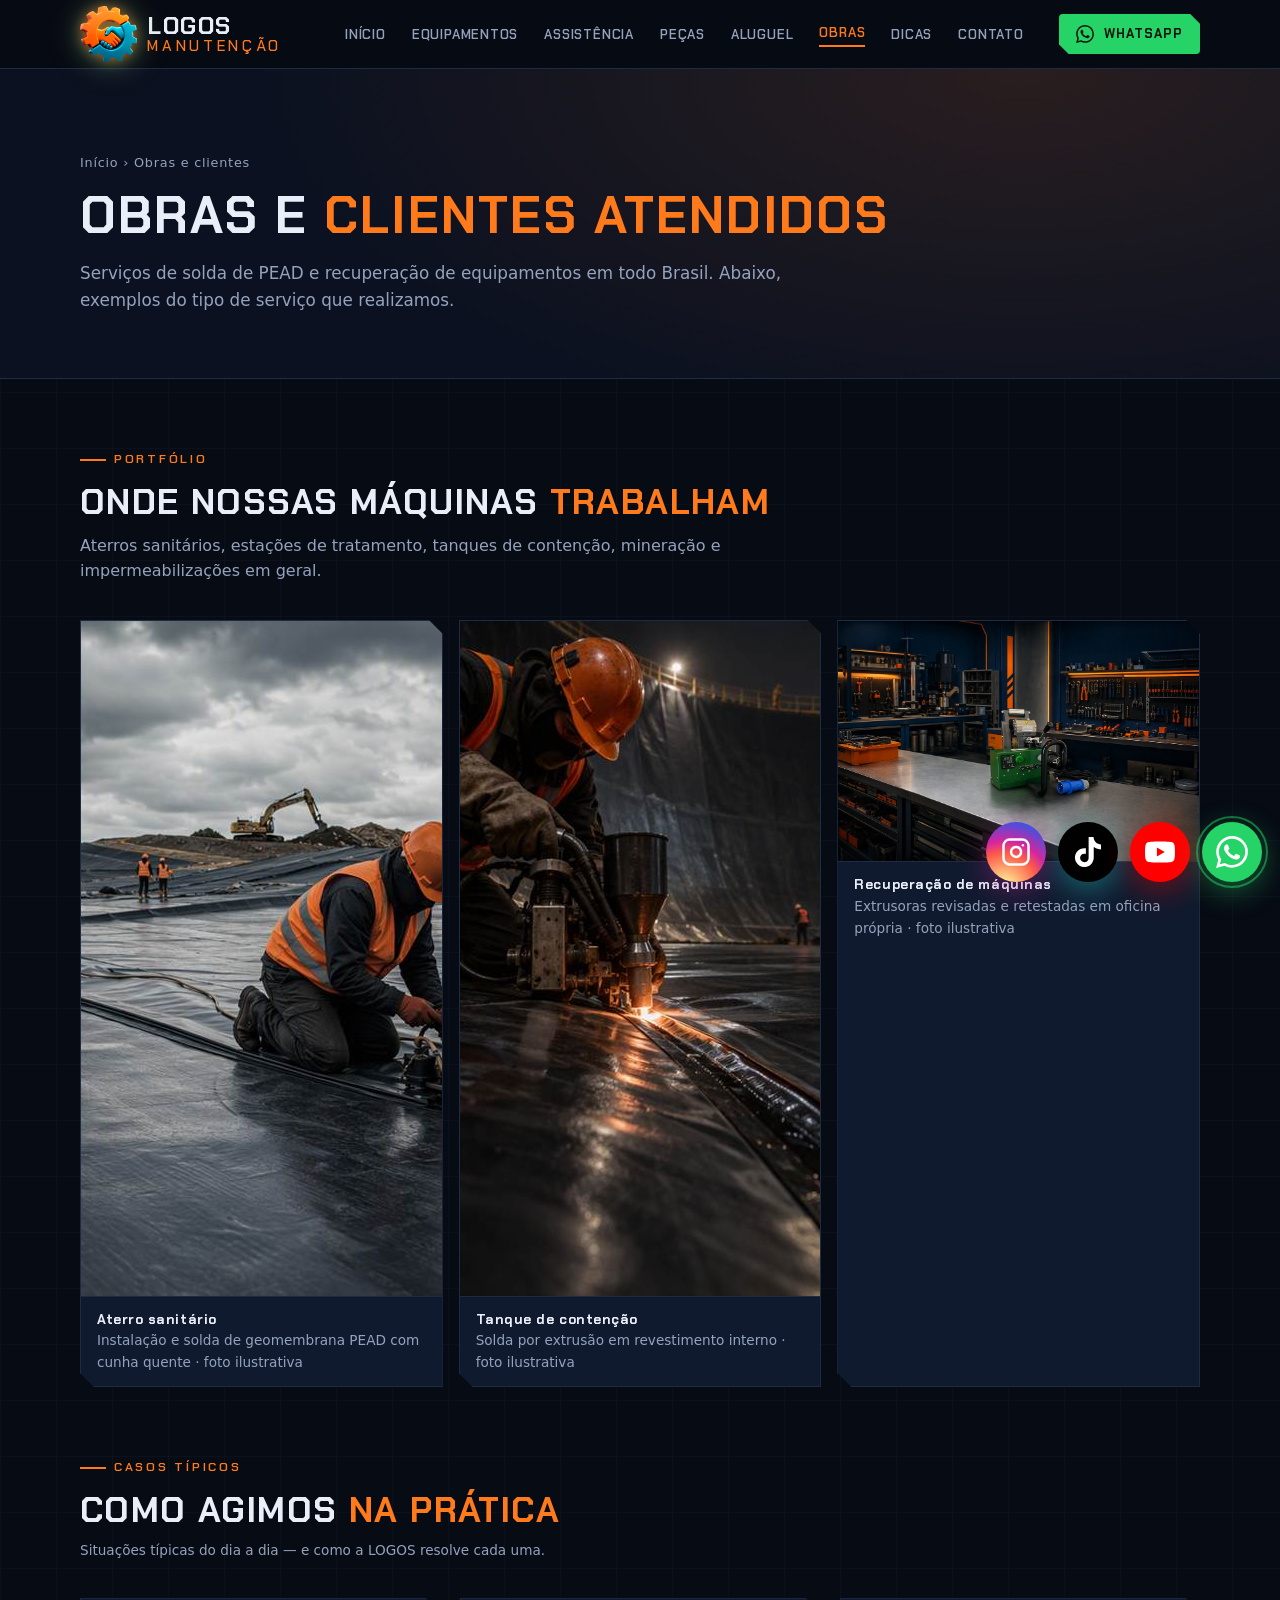
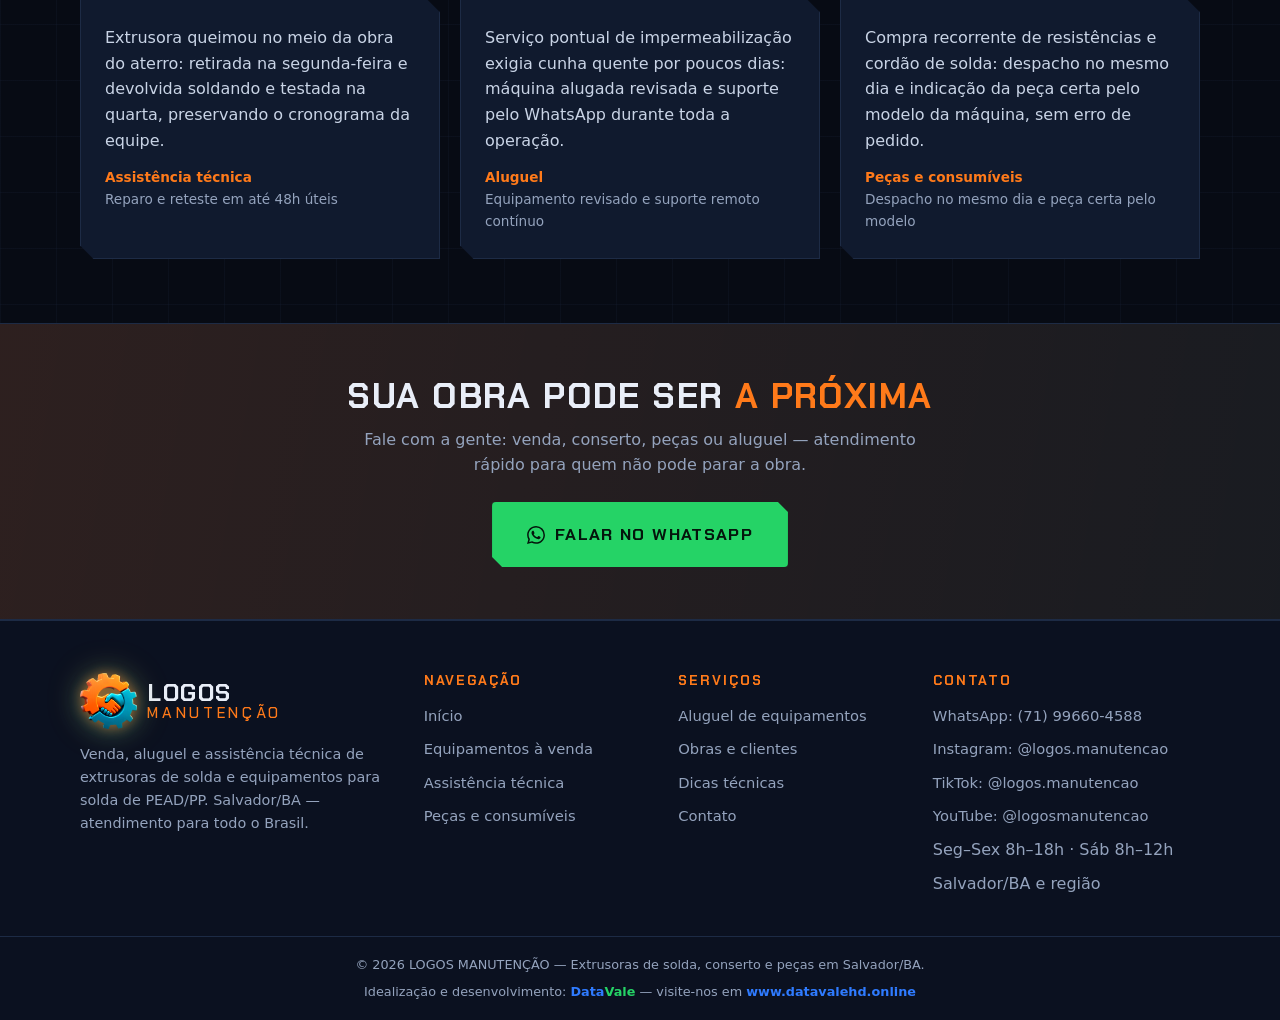
<file: obras.html>
<!DOCTYPE html>
<html lang="pt-BR">
<head>
<meta charset="UTF-8">
<meta name="viewport" content="width=device-width, initial-scale=1">
<title>Obras e Clientes — Solda de PEAD | LOGOS Manutenção</title>
<meta name="description" content="Serviços de solda de geomembrana PEAD e recuperação de extrusoras para aterros, tanques e impermeabilizações em Salvador/BA e região.">
<link rel="preconnect" href="https://fonts.googleapis.com">
<link rel="preconnect" href="https://fonts.gstatic.com" crossorigin>
<link href="https://fonts.googleapis.com/css2?family=Chakra+Petch:wght@400;600;700&display=swap" rel="stylesheet">
<link rel="stylesheet" href="assets/css/style.css">
<link rel="icon" type="image/png" href="assets/img/logo-simbolo.png">
</head>
<body>

<header class="header">
  <div class="container header-in">
    <a class="logo" href="index.html" aria-label="LOGOS Manutenção — início">
      <span class="logo-3d"><img class="logo-mark" src="assets/img/logo-simbolo.png" alt="" width="59" height="56"></span>
      <span class="logo-txt">LOGOS<small>Manutenção</small></span>
    </a>
    <button class="menu-btn" aria-expanded="false" aria-label="Abrir menu">
      <svg width="22" height="22" viewBox="0 0 24 24" fill="none" stroke="currentColor" stroke-width="2" stroke-linecap="round"><path d="M3 6h18M3 12h18M3 18h18"/></svg>
    </button>
    <nav class="nav" aria-label="Navegação principal">
      <a href="index.html">Início</a>
      <a href="equipamentos.html">Equipamentos</a>
      <a href="assistencia.html">Assistência</a>
      <a href="pecas.html">Peças</a>
      <a href="aluguel.html">Aluguel</a>
      <a href="obras.html" aria-current="page">Obras</a>
      <a href="dicas.html">Dicas</a>
      <a href="contato.html">Contato</a>
    </nav>
    <a class="btn btn-wa btn-sm" data-wa data-msg="Olá! Vim pelo site da LOGOS MANUTENÇÃO e quero falar com um atendente.">
      <svg width="18" height="18" viewBox="0 0 24 24" aria-hidden="true"><path fill="currentColor" d="M17.472 14.382c-.297-.149-1.758-.867-2.03-.967-.273-.099-.471-.148-.67.15-.197.297-.767.966-.94 1.164-.173.199-.347.223-.644.075-.297-.15-1.255-.463-2.39-1.475-.883-.788-1.48-1.761-1.653-2.059-.173-.297-.018-.458.13-.606.134-.133.298-.347.446-.52.149-.174.198-.298.298-.497.099-.198.05-.371-.025-.52-.075-.149-.669-1.612-.916-2.207-.242-.579-.487-.5-.669-.51-.173-.008-.371-.01-.57-.01-.198 0-.52.074-.792.372-.272.297-1.04 1.016-1.04 2.479 0 1.462 1.065 2.875 1.213 3.074.149.198 2.096 3.2 5.077 4.487.709.306 1.262.489 1.694.625.712.227 1.36.195 1.871.118.571-.085 1.758-.719 2.006-1.413.248-.694.248-1.289.173-1.413-.074-.124-.272-.198-.57-.347m-5.421 7.403h-.004a9.87 9.87 0 01-5.031-1.378l-.361-.214-3.741.982.998-3.648-.235-.374a9.86 9.86 0 01-1.51-5.26c.001-5.45 4.436-9.884 9.888-9.884 2.64 0 5.122 1.03 6.988 2.898a9.825 9.825 0 012.893 6.994c-.003 5.45-4.437 9.884-9.885 9.884m8.413-18.297A11.815 11.815 0 0012.05 0C5.495 0 .16 5.335.157 11.892c0 2.096.547 4.142 1.588 5.945L.057 24l6.305-1.654a11.882 11.882 0 005.683 1.448h.005c6.554 0 11.89-5.335 11.893-11.893a11.821 11.821 0 00-3.48-8.413z"/></svg>
      WhatsApp
    </a>
  </div>
</header>

<main>

  <section class="page-head">
    <div class="container">
      <nav class="crumbs" aria-label="Trilha de navegação"><a href="index.html">Início</a> › Obras e clientes</nav>
      <h1>Obras e <span class="hl">clientes atendidos</span></h1>
      <p class="lead">Serviços de solda de PEAD e recuperação de equipamentos em todo Brasil. Abaixo, exemplos do tipo de serviço que realizamos.</p>
    </div>
  </section>

  <section class="section">
    <div class="container">
      <div class="section-head">
        <span class="kicker">Portfólio</span>
        <h2>Onde nossas máquinas <span class="hl">trabalham</span></h2>
        <p>Aterros sanitários, estações de tratamento, tanques de contenção, mineração e impermeabilizações em geral.</p>
      </div>
      <div class="gallery">
        <figure><img src="assets/img/obra-aterro.jpg" alt="Instalação e solda de geomembrana PEAD em aterro sanitário" loading="lazy" width="900" height="675"><figcaption><b>Aterro sanitário</b>Instalação e solda de geomembrana PEAD com cunha quente · foto ilustrativa</figcaption></figure>
        <figure><img src="assets/img/obra-tanque.jpg" alt="Solda por extrusão de geomembrana em tanque de contenção" loading="lazy" width="900" height="675"><figcaption><b>Tanque de contenção</b>Solda por extrusão em revestimento interno · foto ilustrativa</figcaption></figure>
        <figure><img src="assets/img/oficina.jpg" alt="Máquina de solda com painel verde sobre bancada em oficina equipada" loading="lazy" width="1100" height="733" style="height:auto;aspect-ratio:1100/733;object-fit:contain"><figcaption><b>Recuperação de máquinas</b>Extrusoras revisadas e retestadas em oficina própria · foto ilustrativa</figcaption></figure>
      </div>
    </div>
  </section>

  <section class="section" style="padding-top:0">
    <div class="container">
      <div class="section-head">
        <span class="kicker">Casos típicos</span>
        <h2>Como agimos <span class="hl">na prática</span></h2>
        <p class="muted" style="font-size:.85rem">Situações típicas do dia a dia — e como a LOGOS resolve cada uma.</p>
      </div>
      <div class="grid grid-3">
        <div class="quote case">
          <p>Extrusora queimou no meio da obra do aterro: retirada na segunda-feira e devolvida soldando e testada na quarta, preservando o cronograma da equipe.</p>
          <footer><b>Assistência técnica</b>Reparo e reteste em até 48h úteis</footer>
        </div>
        <div class="quote case">
          <p>Serviço pontual de impermeabilização exigia cunha quente por poucos dias: máquina alugada revisada e suporte pelo WhatsApp durante toda a operação.</p>
          <footer><b>Aluguel</b>Equipamento revisado e suporte remoto contínuo</footer>
        </div>
        <div class="quote case">
          <p>Compra recorrente de resistências e cordão de solda: despacho no mesmo dia e indicação da peça certa pelo modelo da máquina, sem erro de pedido.</p>
          <footer><b>Peças e consumíveis</b>Despacho no mesmo dia e peça certa pelo modelo</footer>
        </div>
      </div>
    </div>
  </section>

  <section class="cta-band">
    <div class="container">
      <h2>Sua obra pode ser <span class='hl'>a próxima</span></h2>
      <p>Fale com a gente: venda, conserto, peças ou aluguel — atendimento rápido para quem não pode parar a obra.</p>
      <div style="display:flex;gap:12px;justify-content:center;flex-wrap:wrap">
        <a class="btn btn-wa btn-lg" data-wa data-msg="Olá! Vi o site da LOGOS MANUTENÇÃO e quero um atendimento."><svg width="18" height="18" viewBox="0 0 24 24" aria-hidden="true"><path fill="currentColor" d="M17.472 14.382c-.297-.149-1.758-.867-2.03-.967-.273-.099-.471-.148-.67.15-.197.297-.767.966-.94 1.164-.173.199-.347.223-.644.075-.297-.15-1.255-.463-2.39-1.475-.883-.788-1.48-1.761-1.653-2.059-.173-.297-.018-.458.13-.606.134-.133.298-.347.446-.52.149-.174.198-.298.298-.497.099-.198.05-.371-.025-.52-.075-.149-.669-1.612-.916-2.207-.242-.579-.487-.5-.669-.51-.173-.008-.371-.01-.57-.01-.198 0-.52.074-.792.372-.272.297-1.04 1.016-1.04 2.479 0 1.462 1.065 2.875 1.213 3.074.149.198 2.096 3.2 5.077 4.487.709.306 1.262.489 1.694.625.712.227 1.36.195 1.871.118.571-.085 1.758-.719 2.006-1.413.248-.694.248-1.289.173-1.413-.074-.124-.272-.198-.57-.347m-5.421 7.403h-.004a9.87 9.87 0 01-5.031-1.378l-.361-.214-3.741.982.998-3.648-.235-.374a9.86 9.86 0 01-1.51-5.26c.001-5.45 4.436-9.884 9.888-9.884 2.64 0 5.122 1.03 6.988 2.898a9.825 9.825 0 012.893 6.994c-.003 5.45-4.437 9.884-9.885 9.884m8.413-18.297A11.815 11.815 0 0012.05 0C5.495 0 .16 5.335.157 11.892c0 2.096.547 4.142 1.588 5.945L.057 24l6.305-1.654a11.882 11.882 0 005.683 1.448h.005c6.554 0 11.89-5.335 11.893-11.893a11.821 11.821 0 00-3.48-8.413z"/></svg> Falar no WhatsApp</a>
      </div>
    </div>
  </section>

</main>

<footer class="footer">
  <div class="container">
    <div class="footer-grid">
      <div>
        <div class="footer-brand">
          <span class="logo-3d"><img class="logo-mark" src="assets/img/logo-simbolo.png" alt="" width="59" height="56"></span>
          <span class="logo-txt">LOGOS<small>Manutenção</small></span>
        </div>
        <p>Venda, aluguel e assistência técnica de extrusoras de solda e equipamentos para solda de PEAD/PP. Salvador/BA — atendimento para todo o Brasil.</p>
      </div>
      <div>
        <h3>Navegação</h3>
        <ul>
          <li><a href="index.html">Início</a></li>
          <li><a href="equipamentos.html">Equipamentos à venda</a></li>
          <li><a href="assistencia.html">Assistência técnica</a></li>
          <li><a href="pecas.html">Peças e consumíveis</a></li>
        </ul>
      </div>
      <div>
        <h3>Serviços</h3>
        <ul>
          <li><a href="aluguel.html">Aluguel de equipamentos</a></li>
          <li><a href="obras.html">Obras e clientes</a></li>
          <li><a href="dicas.html">Dicas técnicas</a></li>
          <li><a href="contato.html">Contato</a></li>
        </ul>
      </div>
      <div>
        <h3>Contato</h3>
        <ul>
          <li><a data-wa data-msg="Olá! Vim pelo site da LOGOS MANUTENÇÃO.">WhatsApp: (71) 99660-4588</a></li>
          <li><a href="https://www.instagram.com/logos.manutencao/" target="_blank" rel="noopener">Instagram: @logos.manutencao</a></li>
          <li><a href="https://www.tiktok.com/@logos.manutencao?_r=1&_t=ZS-9BhvENgblJO" target="_blank" rel="noopener">TikTok: @logos.manutencao</a></li>
          <li><a href="https://www.youtube.com/@logosmanutencao" target="_blank" rel="noopener">YouTube: @logosmanutencao</a></li>
          <li><span class="muted">Seg–Sex 8h–18h · Sáb 8h–12h</span></li>
          <li><span class="muted">Salvador/BA e região</span></li>
        </ul>
      </div>
    </div>
  </div>
  <div class="footer-bottom">
    <div>© <span data-year>2026</span> LOGOS MANUTENÇÃO — Extrusoras de solda, conserto e peças em Salvador/BA.</div>
    <div style="margin-top:6px">Idealização e desenvolvimento: <a href="https://www.datavalehd.online" target="_blank" rel="noopener"><span style="color:#2f7bff;font-weight:600">Data</span><span style="color:#25d366;font-weight:600">Vale</span></a> — visite-nos em <a href="https://www.datavalehd.online" target="_blank" rel="noopener" style="color:#2f7bff;font-weight:600">www.datavalehd.online</a></div>
  </div>
</footer>

<div class="float-bar">
  <a class="ig-float" href="https://www.instagram.com/logos.manutencao/" target="_blank" rel="noopener" aria-label="Instagram @logos.manutencao">
    <svg viewBox="0 0 24 24" fill="none" stroke="#fff" stroke-width="2" stroke-linecap="round" stroke-linejoin="round" aria-hidden="true"><rect x="2" y="2" width="20" height="20" rx="5"/><path d="M16 11.37A4 4 0 1 1 12.63 8 4 4 0 0 1 16 11.37z"/><line x1="17.5" y1="6.5" x2="17.51" y2="6.5"/></svg>
  </a>
<a class="tt-float" href="https://www.tiktok.com/@logos.manutencao?_r=1&_t=ZS-9BhvENgblJO" target="_blank" rel="noopener" aria-label="TikTok @logos.manutencao">
  <svg viewBox="0 0 24 24" fill="#fff" aria-hidden="true"><path d="M12.525.02c1.31-.02 2.61-.01 3.91-.02.08 1.53.63 3.09 1.75 4.17 1.12 1.11 2.7 1.62 4.24 1.79v4.03c-1.44-.05-2.89-.35-4.2-.97-.57-.26-1.1-.59-1.62-.93-.01 2.92.01 5.84-.02 8.75-.08 1.4-.54 2.79-1.35 3.94-1.31 1.92-3.58 3.17-5.91 3.21-1.43.08-2.86-.31-4.08-1.03-2.02-1.19-3.44-3.37-3.65-5.71-.02-.5-.03-1-.01-1.49.18-1.9 1.12-3.72 2.58-4.96 1.66-1.44 3.98-2.13 6.15-1.72.02 1.48-.04 2.96-.04 4.44-.99-.32-2.15-.23-3.02.37-.63.41-1.11 1.04-1.36 1.75-.21.51-.15 1.07-.14 1.61.24 1.64 1.82 3.02 3.5 2.87 1.12-.01 2.19-.66 2.77-1.61.19-.33.4-.67.41-1.06.1-1.79.06-3.57.07-5.36.01-4.03-.01-8.05.02-12.07z"/></svg>
</a>
<a class="yt-float" href="https://www.youtube.com/@logosmanutencao" target="_blank" rel="noopener" aria-label="YouTube @logosmanutencao">
  <svg viewBox="0 0 24 24" fill="#fff" aria-hidden="true"><path d="M23.498 6.186a3.016 3.016 0 0 0-2.122-2.136C19.505 3.545 12 3.545 12 3.545s-7.505 0-9.377.505A3.017 3.017 0 0 0 .502 6.186C0 8.07 0 12 0 12s0 3.93.502 5.814a3.016 3.016 0 0 0 2.122 2.136c1.871.505 9.376.505 9.376.505s7.505 0 9.377-.505a3.015 3.015 0 0 0 2.122-2.136C24 15.93 24 12 24 12s0-3.93-.502-5.814zM9.545 15.568V8.432L15.818 12l-6.273 3.568z"/></svg>
</a>
<a class="wa-float" data-wa data-msg="Olá! Vim pelo site da LOGOS MANUTENÇÃO e quero um atendimento." aria-label="Falar no WhatsApp">
  <svg viewBox="0 0 24 24" aria-hidden="true"><path d="M17.472 14.382c-.297-.149-1.758-.867-2.03-.967-.273-.099-.471-.148-.67.15-.197.297-.767.966-.94 1.164-.173.199-.347.223-.644.075-.297-.15-1.255-.463-2.39-1.475-.883-.788-1.48-1.761-1.653-2.059-.173-.297-.018-.458.13-.606.134-.133.298-.347.446-.52.149-.174.198-.298.298-.497.099-.198.05-.371-.025-.52-.075-.149-.669-1.612-.916-2.207-.242-.579-.487-.5-.669-.51-.173-.008-.371-.01-.57-.01-.198 0-.52.074-.792.372-.272.297-1.04 1.016-1.04 2.479 0 1.462 1.065 2.875 1.213 3.074.149.198 2.096 3.2 5.077 4.487.709.306 1.262.489 1.694.625.712.227 1.36.195 1.871.118.571-.085 1.758-.719 2.006-1.413.248-.694.248-1.289.173-1.413-.074-.124-.272-.198-.57-.347m-5.421 7.403h-.004a9.87 9.87 0 01-5.031-1.378l-.361-.214-3.741.982.998-3.648-.235-.374a9.86 9.86 0 01-1.51-5.26c.001-5.45 4.436-9.884 9.888-9.884 2.64 0 5.122 1.03 6.988 2.898a9.825 9.825 0 012.893 6.994c-.003 5.45-4.437 9.884-9.885 9.884m8.413-18.297A11.815 11.815 0 0012.05 0C5.495 0 .16 5.335.157 11.892c0 2.096.547 4.142 1.588 5.945L.057 24l6.305-1.654a11.882 11.882 0 005.683 1.448h.005c6.554 0 11.89-5.335 11.893-11.893a11.821 11.821 0 00-3.48-8.413z"/></svg>
</a>
</div>

<script src="assets/js/site.js"></script>
</body>
</html>
</file>
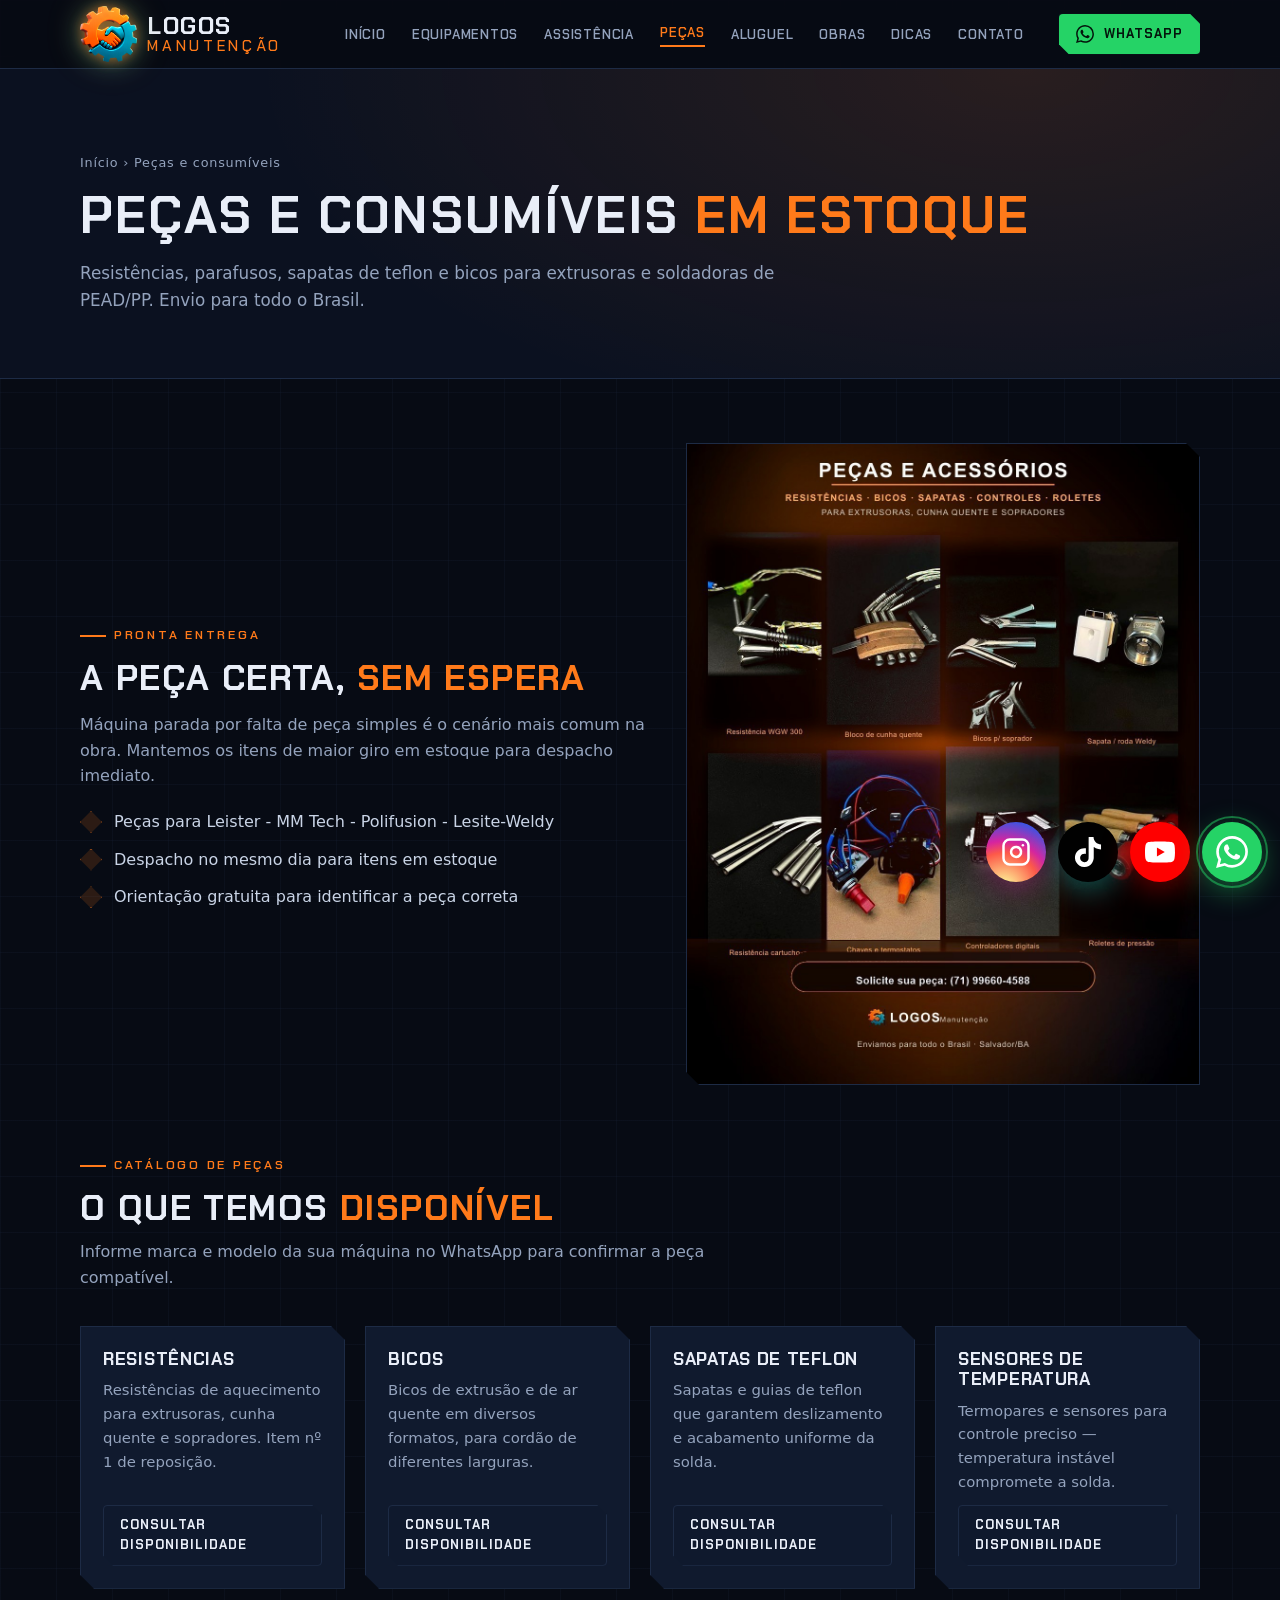
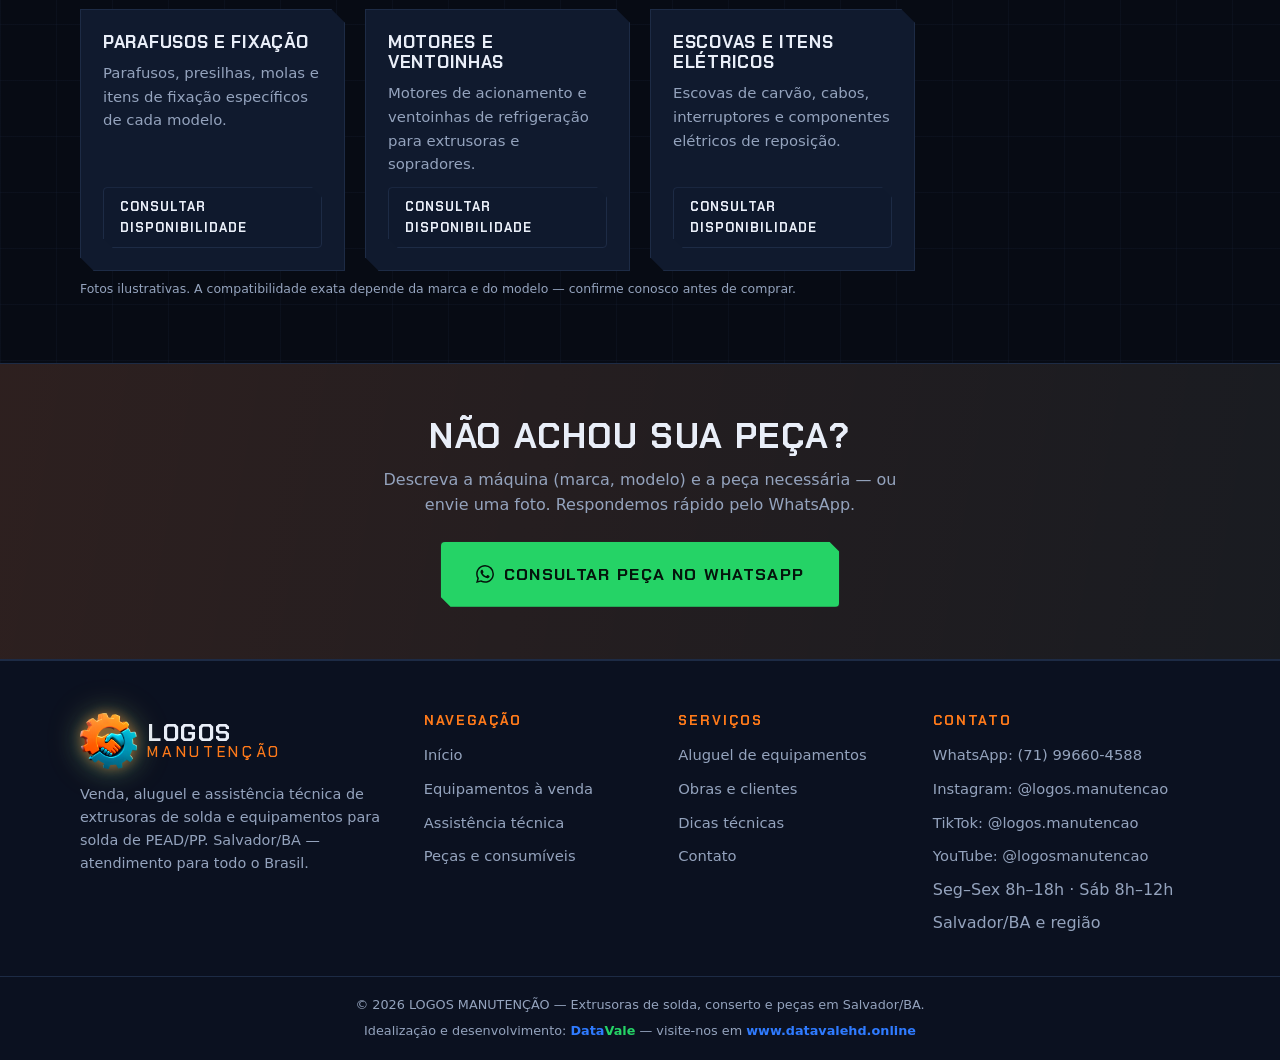
<file: pecas.html>
<!DOCTYPE html>
<html lang="pt-BR">
<head>
<meta charset="UTF-8">
<meta name="viewport" content="width=device-width, initial-scale=1">
<title>Peças e Consumíveis para Extrusoras de Solda | LOGOS Manutenção</title>
<meta name="description" content="Resistências, bicos, sapatas de teflon e sensores para extrusoras Leister - MM Tech - Polifusion - Lesite-Weldy. Envio para todo o Brasil.">
<link rel="preconnect" href="https://fonts.googleapis.com">
<link rel="preconnect" href="https://fonts.gstatic.com" crossorigin>
<link href="https://fonts.googleapis.com/css2?family=Chakra+Petch:wght@400;600;700&display=swap" rel="stylesheet">
<link rel="stylesheet" href="assets/css/style.css">
<link rel="icon" type="image/png" href="assets/img/logo-simbolo.png">
</head>
<body>

<header class="header">
  <div class="container header-in">
    <a class="logo" href="index.html" aria-label="LOGOS Manutenção — início">
      <span class="logo-3d"><img class="logo-mark" src="assets/img/logo-simbolo.png" alt="" width="59" height="56"></span>
      <span class="logo-txt">LOGOS<small>Manutenção</small></span>
    </a>
    <button class="menu-btn" aria-expanded="false" aria-label="Abrir menu">
      <svg width="22" height="22" viewBox="0 0 24 24" fill="none" stroke="currentColor" stroke-width="2" stroke-linecap="round"><path d="M3 6h18M3 12h18M3 18h18"/></svg>
    </button>
    <nav class="nav" aria-label="Navegação principal">
      <a href="index.html">Início</a>
      <a href="equipamentos.html">Equipamentos</a>
      <a href="assistencia.html">Assistência</a>
      <a href="pecas.html" aria-current="page">Peças</a>
      <a href="aluguel.html">Aluguel</a>
      <a href="obras.html">Obras</a>
      <a href="dicas.html">Dicas</a>
      <a href="contato.html">Contato</a>
    </nav>
    <a class="btn btn-wa btn-sm" data-wa data-msg="Olá! Vim pelo site da LOGOS MANUTENÇÃO e quero falar com um atendente.">
      <svg width="18" height="18" viewBox="0 0 24 24" aria-hidden="true"><path fill="currentColor" d="M17.472 14.382c-.297-.149-1.758-.867-2.03-.967-.273-.099-.471-.148-.67.15-.197.297-.767.966-.94 1.164-.173.199-.347.223-.644.075-.297-.15-1.255-.463-2.39-1.475-.883-.788-1.48-1.761-1.653-2.059-.173-.297-.018-.458.13-.606.134-.133.298-.347.446-.52.149-.174.198-.298.298-.497.099-.198.05-.371-.025-.52-.075-.149-.669-1.612-.916-2.207-.242-.579-.487-.5-.669-.51-.173-.008-.371-.01-.57-.01-.198 0-.52.074-.792.372-.272.297-1.04 1.016-1.04 2.479 0 1.462 1.065 2.875 1.213 3.074.149.198 2.096 3.2 5.077 4.487.709.306 1.262.489 1.694.625.712.227 1.36.195 1.871.118.571-.085 1.758-.719 2.006-1.413.248-.694.248-1.289.173-1.413-.074-.124-.272-.198-.57-.347m-5.421 7.403h-.004a9.87 9.87 0 01-5.031-1.378l-.361-.214-3.741.982.998-3.648-.235-.374a9.86 9.86 0 01-1.51-5.26c.001-5.45 4.436-9.884 9.888-9.884 2.64 0 5.122 1.03 6.988 2.898a9.825 9.825 0 012.893 6.994c-.003 5.45-4.437 9.884-9.885 9.884m8.413-18.297A11.815 11.815 0 0012.05 0C5.495 0 .16 5.335.157 11.892c0 2.096.547 4.142 1.588 5.945L.057 24l6.305-1.654a11.882 11.882 0 005.683 1.448h.005c6.554 0 11.89-5.335 11.893-11.893a11.821 11.821 0 00-3.48-8.413z"/></svg>
      WhatsApp
    </a>
  </div>
</header>

<main>

  <section class="page-head">
    <div class="container">
      <nav class="crumbs" aria-label="Trilha de navegação"><a href="index.html">Início</a> › Peças e consumíveis</nav>
      <h1>Peças e consumíveis <span class="hl">em estoque</span></h1>
      <p class="lead">Resistências, parafusos, sapatas de teflon e bicos para extrusoras e soldadoras de PEAD/PP. Envio para todo o Brasil.</p>
    </div>
  </section>

  <section class="section">
    <div class="container split">
      <div>
        <span class="kicker">Pronta entrega</span>
        <h2>A peça certa, <span class="hl">sem espera</span></h2>
        <p class="muted" style="margin:14px 0 20px">Máquina parada por falta de peça simples é o cenário mais comum na obra. Mantemos os itens de maior giro em estoque para despacho imediato.</p>
        <ul class="check-list">
          <li>Peças para Leister - MM Tech - Polifusion - Lesite-Weldy</li>
          <li>Despacho no mesmo dia para itens em estoque</li>
          <li>Orientação gratuita para identificar a peça correta</li>
        </ul>
      </div>
      <div class="split-media">
        <img src="assets/img/pecas.jpg" alt="Resistências, bicos e sapatas de teflon para extrusoras" loading="lazy" width="1080" height="1350" style="height:auto;aspect-ratio:1080/1350;object-fit:contain">
      </div>
    </div>
  </section>

  <section class="section" style="padding-top:0">
    <div class="container">
      <div class="section-head">
        <span class="kicker">Catálogo de peças</span>
        <h2>O que temos <span class="hl">disponível</span></h2>
        <p>Informe marca e modelo da sua máquina no WhatsApp para confirmar a peça compatível.</p>
      </div>
      <div class="grid grid-4">
        <div class="card"><div class="card-body">
          <h3>Resistências</h3>
          <p>Resistências de aquecimento para extrusoras, cunha quente e sopradores. Item nº 1 de reposição.</p>
          <a class="btn btn-ghost btn-sm" data-wa data-msg="Olá! Preciso de uma RESISTÊNCIA para meu equipamento de solda.">Consultar disponibilidade</a>
        </div></div>
        <div class="card"><div class="card-body">
          <h3>Bicos</h3>
          <p>Bicos de extrusão e de ar quente em diversos formatos, para cordão de diferentes larguras.</p>
          <a class="btn btn-ghost btn-sm" data-wa data-msg="Olá! Preciso de um BICO para meu equipamento de solda.">Consultar disponibilidade</a>
        </div></div>
        <div class="card"><div class="card-body">
          <h3>Sapatas de teflon</h3>
          <p>Sapatas e guias de teflon que garantem deslizamento e acabamento uniforme da solda.</p>
          <a class="btn btn-ghost btn-sm" data-wa data-msg="Olá! Preciso de SAPATAS DE TEFLON para minha máquina.">Consultar disponibilidade</a>
        </div></div>
        <div class="card"><div class="card-body">
          <h3>Sensores de temperatura</h3>
          <p>Termopares e sensores para controle preciso — temperatura instável compromete a solda.</p>
          <a class="btn btn-ghost btn-sm" data-wa data-msg="Olá! Preciso de um SENSOR DE TEMPERATURA para minha máquina.">Consultar disponibilidade</a>
        </div></div>
        <div class="card"><div class="card-body">
          <h3>Parafusos e fixação</h3>
          <p>Parafusos, presilhas, molas e itens de fixação específicos de cada modelo.</p>
          <a class="btn btn-ghost btn-sm" data-wa data-msg="Olá! Preciso de PARAFUSOS/ITENS DE FIXAÇÃO para minha máquina.">Consultar disponibilidade</a>
        </div></div>
        <div class="card"><div class="card-body">
          <h3>Motores e ventoinhas</h3>
          <p>Motores de acionamento e ventoinhas de refrigeração para extrusoras e sopradores.</p>
          <a class="btn btn-ghost btn-sm" data-wa data-msg="Olá! Preciso de MOTOR/VENTOINHA para minha máquina.">Consultar disponibilidade</a>
        </div></div>
        <div class="card"><div class="card-body">
          <h3>Escovas e itens elétricos</h3>
          <p>Escovas de carvão, cabos, interruptores e componentes elétricos de reposição.</p>
          <a class="btn btn-ghost btn-sm" data-wa data-msg="Olá! Preciso de ESCOVAS/ITENS ELÉTRICOS para minha máquina.">Consultar disponibilidade</a>
        </div></div>
      </div>
      <p class="small-note">Fotos ilustrativas. A compatibilidade exata depende da marca e do modelo — confirme conosco antes de comprar.</p>
    </div>
  </section>

  <section class="cta-band">
    <div class="container">
      <h2>Não achou sua peça?</h2>
      <p>Descreva a máquina (marca, modelo) e a peça necessária — ou envie uma foto. Respondemos rápido pelo WhatsApp.</p>
      <div style="display:flex;gap:12px;justify-content:center;flex-wrap:wrap">
        <a class="btn btn-wa btn-lg" data-wa data-msg="Olá! Preciso de uma peça específica. Vou enviar a foto e os dados da máquina."><svg width="18" height="18" viewBox="0 0 24 24" aria-hidden="true"><path fill="currentColor" d="M17.472 14.382c-.297-.149-1.758-.867-2.03-.967-.273-.099-.471-.148-.67.15-.197.297-.767.966-.94 1.164-.173.199-.347.223-.644.075-.297-.15-1.255-.463-2.39-1.475-.883-.788-1.48-1.761-1.653-2.059-.173-.297-.018-.458.13-.606.134-.133.298-.347.446-.52.149-.174.198-.298.298-.497.099-.198.05-.371-.025-.52-.075-.149-.669-1.612-.916-2.207-.242-.579-.487-.5-.669-.51-.173-.008-.371-.01-.57-.01-.198 0-.52.074-.792.372-.272.297-1.04 1.016-1.04 2.479 0 1.462 1.065 2.875 1.213 3.074.149.198 2.096 3.2 5.077 4.487.709.306 1.262.489 1.694.625.712.227 1.36.195 1.871.118.571-.085 1.758-.719 2.006-1.413.248-.694.248-1.289.173-1.413-.074-.124-.272-.198-.57-.347m-5.421 7.403h-.004a9.87 9.87 0 01-5.031-1.378l-.361-.214-3.741.982.998-3.648-.235-.374a9.86 9.86 0 01-1.51-5.26c.001-5.45 4.436-9.884 9.888-9.884 2.64 0 5.122 1.03 6.988 2.898a9.825 9.825 0 012.893 6.994c-.003 5.45-4.437 9.884-9.885 9.884m8.413-18.297A11.815 11.815 0 0012.05 0C5.495 0 .16 5.335.157 11.892c0 2.096.547 4.142 1.588 5.945L.057 24l6.305-1.654a11.882 11.882 0 005.683 1.448h.005c6.554 0 11.89-5.335 11.893-11.893a11.821 11.821 0 00-3.48-8.413z"/></svg> Consultar peça no WhatsApp</a>
      </div>
    </div>
  </section>

</main>

<footer class="footer">
  <div class="container">
    <div class="footer-grid">
      <div>
        <div class="footer-brand">
          <span class="logo-3d"><img class="logo-mark" src="assets/img/logo-simbolo.png" alt="" width="59" height="56"></span>
          <span class="logo-txt">LOGOS<small>Manutenção</small></span>
        </div>
        <p>Venda, aluguel e assistência técnica de extrusoras de solda e equipamentos para solda de PEAD/PP. Salvador/BA — atendimento para todo o Brasil.</p>
      </div>
      <div>
        <h3>Navegação</h3>
        <ul>
          <li><a href="index.html">Início</a></li>
          <li><a href="equipamentos.html">Equipamentos à venda</a></li>
          <li><a href="assistencia.html">Assistência técnica</a></li>
          <li><a href="pecas.html">Peças e consumíveis</a></li>
        </ul>
      </div>
      <div>
        <h3>Serviços</h3>
        <ul>
          <li><a href="aluguel.html">Aluguel de equipamentos</a></li>
          <li><a href="obras.html">Obras e clientes</a></li>
          <li><a href="dicas.html">Dicas técnicas</a></li>
          <li><a href="contato.html">Contato</a></li>
        </ul>
      </div>
      <div>
        <h3>Contato</h3>
        <ul>
          <li><a data-wa data-msg="Olá! Vim pelo site da LOGOS MANUTENÇÃO.">WhatsApp: (71) 99660-4588</a></li>
          <li><a href="https://www.instagram.com/logos.manutencao/" target="_blank" rel="noopener">Instagram: @logos.manutencao</a></li>
          <li><a href="https://www.tiktok.com/@logos.manutencao?_r=1&_t=ZS-9BhvENgblJO" target="_blank" rel="noopener">TikTok: @logos.manutencao</a></li>
          <li><a href="https://www.youtube.com/@logosmanutencao" target="_blank" rel="noopener">YouTube: @logosmanutencao</a></li>
          <li><span class="muted">Seg–Sex 8h–18h · Sáb 8h–12h</span></li>
          <li><span class="muted">Salvador/BA e região</span></li>
        </ul>
      </div>
    </div>
  </div>
  <div class="footer-bottom">
    <div>© <span data-year>2026</span> LOGOS MANUTENÇÃO — Extrusoras de solda, conserto e peças em Salvador/BA.</div>
    <div style="margin-top:6px">Idealização e desenvolvimento: <a href="https://www.datavalehd.online" target="_blank" rel="noopener"><span style="color:#2f7bff;font-weight:600">Data</span><span style="color:#25d366;font-weight:600">Vale</span></a> — visite-nos em <a href="https://www.datavalehd.online" target="_blank" rel="noopener" style="color:#2f7bff;font-weight:600">www.datavalehd.online</a></div>
  </div>
</footer>

<div class="float-bar">
  <a class="ig-float" href="https://www.instagram.com/logos.manutencao/" target="_blank" rel="noopener" aria-label="Instagram @logos.manutencao">
    <svg viewBox="0 0 24 24" fill="none" stroke="#fff" stroke-width="2" stroke-linecap="round" stroke-linejoin="round" aria-hidden="true"><rect x="2" y="2" width="20" height="20" rx="5"/><path d="M16 11.37A4 4 0 1 1 12.63 8 4 4 0 0 1 16 11.37z"/><line x1="17.5" y1="6.5" x2="17.51" y2="6.5"/></svg>
  </a>
<a class="tt-float" href="https://www.tiktok.com/@logos.manutencao?_r=1&_t=ZS-9BhvENgblJO" target="_blank" rel="noopener" aria-label="TikTok @logos.manutencao">
  <svg viewBox="0 0 24 24" fill="#fff" aria-hidden="true"><path d="M12.525.02c1.31-.02 2.61-.01 3.91-.02.08 1.53.63 3.09 1.75 4.17 1.12 1.11 2.7 1.62 4.24 1.79v4.03c-1.44-.05-2.89-.35-4.2-.97-.57-.26-1.1-.59-1.62-.93-.01 2.92.01 5.84-.02 8.75-.08 1.4-.54 2.79-1.35 3.94-1.31 1.92-3.58 3.17-5.91 3.21-1.43.08-2.86-.31-4.08-1.03-2.02-1.19-3.44-3.37-3.65-5.71-.02-.5-.03-1-.01-1.49.18-1.9 1.12-3.72 2.58-4.96 1.66-1.44 3.98-2.13 6.15-1.72.02 1.48-.04 2.96-.04 4.44-.99-.32-2.15-.23-3.02.37-.63.41-1.11 1.04-1.36 1.75-.21.51-.15 1.07-.14 1.61.24 1.64 1.82 3.02 3.5 2.87 1.12-.01 2.19-.66 2.77-1.61.19-.33.4-.67.41-1.06.1-1.79.06-3.57.07-5.36.01-4.03-.01-8.05.02-12.07z"/></svg>
</a>
<a class="yt-float" href="https://www.youtube.com/@logosmanutencao" target="_blank" rel="noopener" aria-label="YouTube @logosmanutencao">
  <svg viewBox="0 0 24 24" fill="#fff" aria-hidden="true"><path d="M23.498 6.186a3.016 3.016 0 0 0-2.122-2.136C19.505 3.545 12 3.545 12 3.545s-7.505 0-9.377.505A3.017 3.017 0 0 0 .502 6.186C0 8.07 0 12 0 12s0 3.93.502 5.814a3.016 3.016 0 0 0 2.122 2.136c1.871.505 9.376.505 9.376.505s7.505 0 9.377-.505a3.015 3.015 0 0 0 2.122-2.136C24 15.93 24 12 24 12s0-3.93-.502-5.814zM9.545 15.568V8.432L15.818 12l-6.273 3.568z"/></svg>
</a>
<a class="wa-float" data-wa data-msg="Olá! Vim pelo site da LOGOS MANUTENÇÃO e quero um atendimento." aria-label="Falar no WhatsApp">
  <svg viewBox="0 0 24 24" aria-hidden="true"><path d="M17.472 14.382c-.297-.149-1.758-.867-2.03-.967-.273-.099-.471-.148-.67.15-.197.297-.767.966-.94 1.164-.173.199-.347.223-.644.075-.297-.15-1.255-.463-2.39-1.475-.883-.788-1.48-1.761-1.653-2.059-.173-.297-.018-.458.13-.606.134-.133.298-.347.446-.52.149-.174.198-.298.298-.497.099-.198.05-.371-.025-.52-.075-.149-.669-1.612-.916-2.207-.242-.579-.487-.5-.669-.51-.173-.008-.371-.01-.57-.01-.198 0-.52.074-.792.372-.272.297-1.04 1.016-1.04 2.479 0 1.462 1.065 2.875 1.213 3.074.149.198 2.096 3.2 5.077 4.487.709.306 1.262.489 1.694.625.712.227 1.36.195 1.871.118.571-.085 1.758-.719 2.006-1.413.248-.694.248-1.289.173-1.413-.074-.124-.272-.198-.57-.347m-5.421 7.403h-.004a9.87 9.87 0 01-5.031-1.378l-.361-.214-3.741.982.998-3.648-.235-.374a9.86 9.86 0 01-1.51-5.26c.001-5.45 4.436-9.884 9.888-9.884 2.64 0 5.122 1.03 6.988 2.898a9.825 9.825 0 012.893 6.994c-.003 5.45-4.437 9.884-9.885 9.884m8.413-18.297A11.815 11.815 0 0012.05 0C5.495 0 .16 5.335.157 11.892c0 2.096.547 4.142 1.588 5.945L.057 24l6.305-1.654a11.882 11.882 0 005.683 1.448h.005c6.554 0 11.89-5.335 11.893-11.893a11.821 11.821 0 00-3.48-8.413z"/></svg>
</a>
</div>

<script src="assets/js/site.js"></script>
</body>
</html>
</file>
<file: assets/css/style.css>
/* LOGOS MANUTENÇÃO — tema industrial futurista */
:root{
  --bg:#070b14;
  --bg-2:#0b1120;
  --card:#101a2e;
  --card-2:#0d1626;
  --line:#1d2b45;
  --txt:#e9eef8;
  --muted:#94a3bd;
  --accent:#ff7a1a;
  --accent-strong:#ff8c33;
  --yellow:#ffc233;
  --green:#25d366;
  --radius:4px;
  --notch:polygon(0 0, calc(100% - 14px) 0, 100% 14px, 100% 100%, 14px 100%, 0 calc(100% - 14px));
  --font-display:"Chakra Petch",system-ui,sans-serif;
  --font-body:system-ui,-apple-system,"Segoe UI",Roboto,sans-serif;
}
*{margin:0;padding:0;box-sizing:border-box}
html{scroll-behavior:smooth}
body{
  font-family:var(--font-body);
  font-size:16px;line-height:1.6;
  background:var(--bg);color:var(--txt);
  background-image:
    linear-gradient(rgba(29,43,69,.18) 1px,transparent 1px),
    linear-gradient(90deg,rgba(29,43,69,.18) 1px,transparent 1px);
  background-size:56px 56px;
  overflow-x:hidden;
}
img{max-width:100%;display:block}
a{color:var(--accent);text-decoration:none}
a:hover{color:var(--accent-strong)}

h1,h2,h3,.display{
  font-family:var(--font-display);
  text-transform:uppercase;letter-spacing:.04em;
  line-height:1.15;font-weight:700;
}
h1{font-size:clamp(1.9rem,5vw,3.2rem)}
h2{font-size:clamp(1.5rem,3.5vw,2.2rem)}
h3{font-size:1.1rem}
.hl{color:var(--accent)}

.container{width:min(1120px,92%);margin-inline:auto}
.section{padding:64px 0}
.section-head{margin-bottom:36px;max-width:720px}
.section-head p{color:var(--muted);margin-top:10px}
.kicker{
  display:inline-flex;align-items:center;gap:8px;
  font-family:var(--font-display);font-size:.78rem;font-weight:600;
  letter-spacing:.22em;text-transform:uppercase;color:var(--accent);
  margin-bottom:12px;
}
.kicker::before{content:"";width:26px;height:2px;background:var(--accent)}

/* ===== Botões ===== */
.btn{
  display:inline-flex;align-items:center;justify-content:center;gap:10px;
  font-family:var(--font-display);font-weight:700;font-size:.95rem;
  text-transform:uppercase;letter-spacing:.08em;
  padding:14px 26px;border:1px solid transparent;border-radius:var(--radius);
  cursor:pointer;transition:transform .15s ease,box-shadow .15s ease,background .15s ease;
  clip-path:polygon(0 0,calc(100% - 10px) 0,100% 10px,100% 100%,10px 100%,0 calc(100% - 10px));
}
.btn:hover{transform:translateY(-2px)}
.btn-primary{background:var(--accent);color:#0a0f1a;box-shadow:0 0 24px rgba(255,122,26,.35)}
.btn-primary:hover{background:var(--accent-strong);color:#0a0f1a}
.btn-wa{background:var(--green);color:#04150c;box-shadow:0 0 24px rgba(37,211,102,.3)}
.btn-wa:hover{background:#2be070;color:#04150c}
.btn-ghost{border-color:var(--line);color:var(--txt);background:rgba(16,26,46,.6)}
.btn-ghost:hover{border-color:var(--accent);color:var(--accent)}
.btn-lg{padding:18px 34px;font-size:1.05rem}
.btn-sm{padding:9px 16px;font-size:.8rem}

/* ===== Header ===== */
.header{
  position:sticky;top:0;z-index:50;
  background:rgba(7,11,20,.88);backdrop-filter:blur(10px);
  border-bottom:1px solid var(--line);
}
.header-in{display:flex;align-items:center;gap:24px;min-height:68px}
.logo{display:flex;align-items:center;gap:10px;margin-right:auto}
.logo-mark{
  height:56px;width:auto;display:block;flex:0 0 auto;
  filter:saturate(1.25) brightness(1.12) contrast(1.06)
    drop-shadow(0 0 6px rgba(255,122,26,.55))
    drop-shadow(0 0 16px rgba(255,194,51,.28))
    drop-shadow(0 2px 10px rgba(23,168,178,.35));
}
.logo-3d{position:relative;display:block;flex:0 0 auto}
.logo-3d::after{
  content:"";position:absolute;inset:0;pointer-events:none;mix-blend-mode:screen;
  background:
    linear-gradient(160deg,rgba(255,255,255,.30),rgba(255,255,255,0) 48%),
    linear-gradient(115deg,rgba(255,255,255,0) 38%,rgba(255,255,255,.95) 50%,rgba(255,255,255,0) 62%);
  background-size:100% 100%,220% 100%;
  background-position:0 0,90px 0;
  background-repeat:no-repeat;
  -webkit-mask:url(../img/logo-simbolo.png) no-repeat center/100% 100%;
  mask:url(../img/logo-simbolo.png) no-repeat center/100% 100%;
  animation:logo-shine 4.2s ease-in-out infinite;
}
@keyframes logo-shine{
  0%,55%{background-position:0 0,90px 0}
  85%,100%{background-position:0 0,-150px 0}
}
.logo-txt{font-family:var(--font-display);font-weight:700;line-height:1.05;color:var(--txt);letter-spacing:.06em;font-size:1.5rem}
.logo-txt small{display:block;font-size:.95rem;font-weight:500;letter-spacing:.24em;color:var(--accent);text-transform:uppercase}
@media(max-width:640px){.logo-txt{font-size:1.15rem}.logo-txt small{font-size:.78rem}}
.logo:hover{color:var(--txt)}
.nav{display:flex;gap:4px;align-items:center}
.nav a{
  font-family:var(--font-display);font-size:.82rem;font-weight:600;
  text-transform:uppercase;letter-spacing:.06em;
  color:var(--muted);padding:8px 11px;border-radius:var(--radius);
}
.nav a:hover{color:var(--txt)}
.nav a[aria-current="page"]{color:var(--accent)}
.nav a[aria-current="page"]::after{content:"";display:block;height:2px;background:var(--accent);margin-top:2px}
.menu-btn{
  display:none;background:none;border:1px solid var(--line);color:var(--txt);
  padding:8px 10px;border-radius:var(--radius);cursor:pointer;
}
@media(max-width:960px){
  .menu-btn{display:block}
  .nav{
    display:none;position:absolute;top:68px;left:0;right:0;
    flex-direction:column;align-items:stretch;gap:0;
    background:var(--bg-2);border-bottom:1px solid var(--line);padding:10px 4%;
  }
  .nav.open{display:flex}
  .nav a{padding:13px 10px;border-bottom:1px solid var(--line);font-size:.95rem}
  .nav a:last-child{border-bottom:none}
  .header .btn{display:none}
}

/* ===== Hero ===== */
.hero{
  position:relative;
  padding:clamp(56px,9vw,110px) 0;
  background:
    linear-gradient(105deg,rgba(7,11,20,.94) 30%,rgba(7,11,20,.55) 75%,rgba(7,11,20,.3)),
    url("../img/hero.jpg") center/cover no-repeat;
}
.hero h1{max-width:640px}
.hero .sub{
  margin:18px 0 30px;max-width:560px;
  color:#c4cfe2;font-size:clamp(1rem,2vw,1.15rem);
}
.hero-cta{display:flex;flex-wrap:wrap;gap:14px}
.hero-badges{display:flex;flex-wrap:wrap;gap:10px;margin-top:34px}
.badge{
  display:inline-flex;align-items:center;gap:8px;
  background:rgba(13,22,38,.85);border:1px solid var(--line);
  padding:8px 14px;border-radius:99px;font-size:.82rem;color:var(--muted);
}
.badge b{color:var(--yellow);font-weight:600}

/* ===== Atalhos (comprar/consertar/alugar) ===== */
.shortcuts{display:grid;grid-template-columns:repeat(3,1fr);gap:18px;margin-top:-46px;position:relative;z-index:5}
@media(max-width:760px){.shortcuts{grid-template-columns:1fr;margin-top:-30px}}
.shortcut{
  background:var(--card);border:1px solid var(--line);
  clip-path:var(--notch);padding:26px 24px;color:var(--txt);
  transition:border-color .2s,transform .2s;display:block;
}
.shortcut:hover{border-color:var(--accent);transform:translateY(-3px);color:var(--txt)}
.shortcut .sc-icon{
  width:46px;height:46px;display:grid;place-items:center;margin-bottom:14px;
  background:rgba(255,122,26,.12);border:1px solid rgba(255,122,26,.35);color:var(--accent);
}
.shortcut .sc-icon svg{width:24px;height:24px}
.shortcut h3{margin-bottom:6px}
.shortcut p{color:var(--muted);font-size:.92rem}
.shortcut .go{color:var(--accent);font-family:var(--font-display);font-size:.82rem;font-weight:700;letter-spacing:.1em;text-transform:uppercase;margin-top:12px;display:inline-block}

/* ===== Cards / grids ===== */
.grid{display:grid;gap:20px}
.grid-2{grid-template-columns:repeat(2,1fr)}
.grid-3{grid-template-columns:repeat(3,1fr)}
.grid-4{grid-template-columns:repeat(4,1fr)}
@media(max-width:960px){.grid-4{grid-template-columns:repeat(2,1fr)}.grid-3{grid-template-columns:repeat(2,1fr)}}
@media(max-width:640px){.grid-2,.grid-3,.grid-4{grid-template-columns:1fr}}

.card{
  background:var(--card);border:1px solid var(--line);
  clip-path:var(--notch);overflow:hidden;
  display:flex;flex-direction:column;
}
.card-img{position:relative;aspect-ratio:4/3;overflow:hidden;background:var(--card-2)}
.card-img img,.card-img video{width:100%;height:100%;object-fit:cover;transition:transform .4s}
.card:hover .card-img img{transform:scale(1.04)}
.tag{
  position:absolute;top:12px;left:12px;z-index:2;
  font-family:var(--font-display);font-size:.68rem;font-weight:700;
  letter-spacing:.14em;text-transform:uppercase;
  background:var(--accent);color:#0a0f1a;padding:5px 10px;
}
.tag.alt{background:var(--yellow)}
.tag.green{background:var(--green);color:#04150c}
.card-body{padding:22px;display:flex;flex-direction:column;gap:10px;flex:1}
.card-body h3{color:var(--txt)}
.card-body p{color:var(--muted);font-size:.93rem}
.card-body .btn{margin-top:auto;align-self:flex-start}

/* Ficha técnica */
.spec{list-style:none;margin:4px 0 0;border-top:1px solid var(--line)}
.spec li{
  display:flex;justify-content:space-between;gap:12px;
  padding:8px 2px;border-bottom:1px solid var(--line);font-size:.88rem;
}
.spec li span:first-child{color:var(--muted)}
.spec li span:last-child{color:var(--txt);font-weight:600;text-align:right}

/* ===== Faixa de marcas ===== */
.brands{
  border-block:1px solid var(--line);
  background:linear-gradient(90deg,rgba(255,122,26,.06),rgba(255,194,51,.05),rgba(255,122,26,.06));
  padding:22px 0;
}
.brands-in{display:flex;flex-wrap:wrap;align-items:center;justify-content:center;gap:14px 34px}
.brands .label{
  font-family:var(--font-display);font-size:.72rem;letter-spacing:.22em;
  text-transform:uppercase;color:var(--muted);
}
.brand-item{
  font-family:var(--font-display);font-weight:700;font-size:1.15rem;
  letter-spacing:.12em;color:var(--txt);opacity:.85;
}
.brand-item.accent{color:var(--accent)}

/* ===== Etapas ===== */
.steps{counter-reset:step;display:grid;gap:16px}
.steps-5{grid-template-columns:repeat(5,1fr)}
.steps-4{grid-template-columns:repeat(4,1fr)}
@media(max-width:1000px){.steps-5,.steps-4{grid-template-columns:repeat(2,1fr)}}
@media(max-width:600px){.steps-5,.steps-4{grid-template-columns:1fr}}
.step{
  counter-increment:step;position:relative;
  background:var(--card);border:1px solid var(--line);
  clip-path:var(--notch);padding:24px 20px 20px;
}
.step::before{
  content:"0" counter(step);
  font-family:var(--font-display);font-size:2rem;font-weight:700;
  color:var(--accent);opacity:.9;display:block;margin-bottom:8px;
}
.step h3{font-size:.95rem;margin-bottom:6px}
.step p{color:var(--muted);font-size:.88rem}

/* ===== Listas ===== */
.check-list{list-style:none;display:grid;gap:12px}
.check-list li{display:flex;gap:12px;align-items:flex-start;color:#c9d4e6}
.check-list li::before{
  content:"";flex:0 0 auto;width:20px;height:20px;margin-top:2px;
  background:rgba(255,122,26,.15);border:1px solid rgba(255,122,26,.5);
  clip-path:polygon(50% 0,100% 50%,50% 100%,0 50%);
}
.defect-grid{display:grid;grid-template-columns:repeat(auto-fill,minmax(220px,1fr));gap:14px}
.defect{
  background:var(--card);border:1px solid var(--line);padding:16px 18px;
  clip-path:var(--notch);
}
.defect b{font-family:var(--font-display);color:var(--yellow);display:block;margin-bottom:4px;letter-spacing:.04em}
.defect span{color:var(--muted);font-size:.88rem}

/* ===== Formulários ===== */
.form-card{
  background:var(--card);border:1px solid var(--line);
  clip-path:var(--notch);padding:clamp(22px,4vw,36px);
}
.form-grid{display:grid;grid-template-columns:1fr 1fr;gap:16px}
@media(max-width:640px){.form-grid{grid-template-columns:1fr}}
.field{display:flex;flex-direction:column;gap:6px}
.field.full{grid-column:1/-1}
.field label{
  font-family:var(--font-display);font-size:.78rem;font-weight:600;
  letter-spacing:.12em;text-transform:uppercase;color:var(--muted);
}
.field label .req{color:var(--accent)}
.field input,.field select,.field textarea{
  background:var(--bg-2);border:1px solid var(--line);border-radius:var(--radius);
  color:var(--txt);font-family:var(--font-body);font-size:1rem;
  padding:12px 14px;width:100%;
}
.field textarea{min-height:110px;resize:vertical}
.field input:focus,.field select:focus,.field textarea:focus{
  outline:none;border-color:var(--accent);box-shadow:0 0 0 3px rgba(255,122,26,.18);
}
.form-note{color:var(--muted);font-size:.85rem;margin-top:14px}
.form-note b{color:var(--yellow)}

/* ===== Depoimentos ===== */
.quote{
  background:var(--card);border:1px solid var(--line);clip-path:var(--notch);
  padding:26px 24px;display:flex;flex-direction:column;gap:14px;
}
.quote p{color:#c9d4e6;font-style:italic}
.quote.case p{font-style:normal}
.quote footer{color:var(--muted);font-size:.85rem}
.quote footer b{color:var(--accent);display:block;font-style:normal}
.stars{color:var(--yellow);letter-spacing:3px}

/* ===== Página interna (cabeçalho) ===== */
.page-head{
  padding:clamp(48px,7vw,84px) 0 clamp(40px,6vw,64px);
  background:
    radial-gradient(60% 120% at 80% 0%,rgba(255,122,26,.12),transparent),
    var(--bg-2);
  border-bottom:1px solid var(--line);
}
.page-head .crumbs{font-size:.8rem;color:var(--muted);margin-bottom:14px;letter-spacing:.06em}
.page-head .crumbs a{color:var(--muted)}
.page-head .crumbs a:hover{color:var(--accent)}
.page-head p.lead{margin-top:14px;color:var(--muted);max-width:720px;font-size:1.05rem}

/* ===== CTA faixa ===== */
.cta-band{
  background:
    linear-gradient(100deg,rgba(255,122,26,.14),rgba(255,194,51,.06)),
    var(--bg-2);
  border-block:1px solid var(--line);
  padding:52px 0;text-align:center;
}
.cta-band h2{margin-bottom:10px}
.cta-band p{color:var(--muted);margin-bottom:24px;max-width:560px;margin-inline:auto}

/* ===== Contato ===== */
.contact-list{list-style:none;display:grid;gap:16px}
.contact-list li{display:flex;gap:14px;align-items:flex-start}
.contact-list .ci{
  flex:0 0 auto;width:42px;height:42px;display:grid;place-items:center;
  background:rgba(255,122,26,.12);border:1px solid rgba(255,122,26,.35);color:var(--accent);
}
.contact-list .ci svg{width:20px;height:20px}
.contact-list b{font-family:var(--font-display);letter-spacing:.05em;display:block}
.contact-list span{color:var(--muted);font-size:.92rem}
.map-wrap{border:1px solid var(--line);clip-path:var(--notch);overflow:hidden;margin-top:20px}
.map-wrap iframe{width:100%;height:320px;border:0;filter:grayscale(.4) invert(.92) contrast(.85)}

/* ===== Dicas / blog ===== */
.tip-card .card-body h3{font-size:1rem}
.tip-card summary::-webkit-details-marker{display:none}
.tip-card summary .go{transition:opacity .2s}
.tip-card[open] summary .go{opacity:.55}
.tip-meta{font-size:.78rem;color:var(--muted);letter-spacing:.08em;text-transform:uppercase}

/* ===== Galeria obras ===== */
.gallery{display:grid;grid-template-columns:repeat(3,1fr);gap:16px}
@media(max-width:860px){.gallery{grid-template-columns:1fr 1fr}}
@media(max-width:560px){.gallery{grid-template-columns:1fr}}
.gallery figure{
  position:relative;border:1px solid var(--line);clip-path:var(--notch);overflow:hidden;
  background:var(--card);
}
.gallery img{width:100%;aspect-ratio:4/3;object-fit:cover}
.gallery figcaption{
  padding:12px 16px;font-size:.85rem;color:var(--muted);
  border-top:1px solid var(--line);
}
.gallery figcaption b{color:var(--txt);display:block;font-family:var(--font-display);letter-spacing:.04em}

/* ===== Botões flutuantes (Instagram + WhatsApp) ===== */
.float-bar{
  position:fixed;right:18px;bottom:18px;z-index:90;
  display:flex;align-items:center;gap:12px;
}
.ig-float,.tt-float,.yt-float,.wa-float{
  width:60px;height:60px;border-radius:50%;
  display:grid;place-items:center;transition:transform .2s;
}
.ig-float{
  background:radial-gradient(circle at 30% 110%,#fdf497 0%,#fdf497 5%,#fd5949 45%,#d6249f 60%,#285AEB 90%);
  box-shadow:0 8px 30px rgba(214,36,159,.4);
}
.ig-float:hover{transform:scale(1.08)}
.ig-float svg{width:30px;height:30px}
.tt-float{
  position:relative;background:#010101;
  box-shadow:0 8px 30px rgba(37,244,238,.35);
}
.tt-float:hover{transform:scale(1.08)}
.tt-float svg{width:30px;height:30px;fill:#fff}
.yt-float{
  position:relative;background:#f00;
  box-shadow:0 8px 30px rgba(255,0,0,.4);
}
.yt-float:hover{transform:scale(1.08)}
.yt-float svg{width:30px;height:30px;fill:#fff}
.wa-float{
  position:relative;background:var(--green);
  box-shadow:0 8px 30px rgba(37,211,102,.45);
}
.wa-float:hover{transform:scale(1.08)}
.wa-float svg{width:32px;height:32px;fill:#fff}
.wa-float::after{
  content:"";position:absolute;inset:-6px;border-radius:50%;
  border:2px solid rgba(37,211,102,.5);animation:pulse 2.2s infinite;
}
@keyframes pulse{
  0%{transform:scale(.85);opacity:1}
  100%{transform:scale(1.35);opacity:0}
}
.icon-only{padding:9px 10px}
.icon-only svg{width:18px;height:18px}

/* ===== Footer ===== */
.footer{border-top:1px solid var(--line);background:var(--bg-2);padding:52px 0 0;margin-top:0}
.footer-grid{display:grid;grid-template-columns:1.4fr 1fr 1fr 1.2fr;gap:32px;padding-bottom:40px}
@media(max-width:900px){.footer-grid{grid-template-columns:1fr 1fr}}
@media(max-width:560px){.footer-grid{grid-template-columns:1fr}}
.footer h3{font-size:.85rem;letter-spacing:.14em;color:var(--accent);margin-bottom:14px}
.footer ul{list-style:none;display:grid;gap:8px}
.footer ul a{color:var(--muted);font-size:.92rem}
.footer ul a:hover{color:var(--txt)}
.footer p{color:var(--muted);font-size:.9rem}
.footer-brand{display:flex;gap:10px;align-items:center;margin-bottom:14px}
.footer-bottom{
  border-top:1px solid var(--line);padding:18px 0;
  color:var(--muted);font-size:.8rem;text-align:center;
}

/* ===== Utilidades ===== */
.muted{color:var(--muted)}
.small-note{font-size:.78rem;color:var(--muted);margin-top:8px}
.split{display:grid;grid-template-columns:1.1fr 1fr;gap:40px;align-items:center}
.split.rev .split-media{order:-1}
@media(max-width:860px){.split{grid-template-columns:1fr}}
.split-media{border:1px solid var(--line);clip-path:var(--notch);overflow:hidden}
.split-media img{width:100%;aspect-ratio:3/2;object-fit:cover}
.guarantee{
  display:inline-flex;align-items:center;gap:10px;margin-top:20px;
  border:1px solid rgba(255,194,51,.5);background:rgba(255,194,51,.08);
  padding:10px 16px;clip-path:var(--notch);
  font-family:var(--font-display);font-weight:700;letter-spacing:.08em;
  text-transform:uppercase;color:var(--yellow);font-size:.9rem;
}
:focus-visible{outline:2px solid var(--accent);outline-offset:2px}
@media(prefers-reduced-motion:reduce){
  *,*::before,*::after{animation:none!important;transition:none!important}
  html{scroll-behavior:auto}
}
</file>
